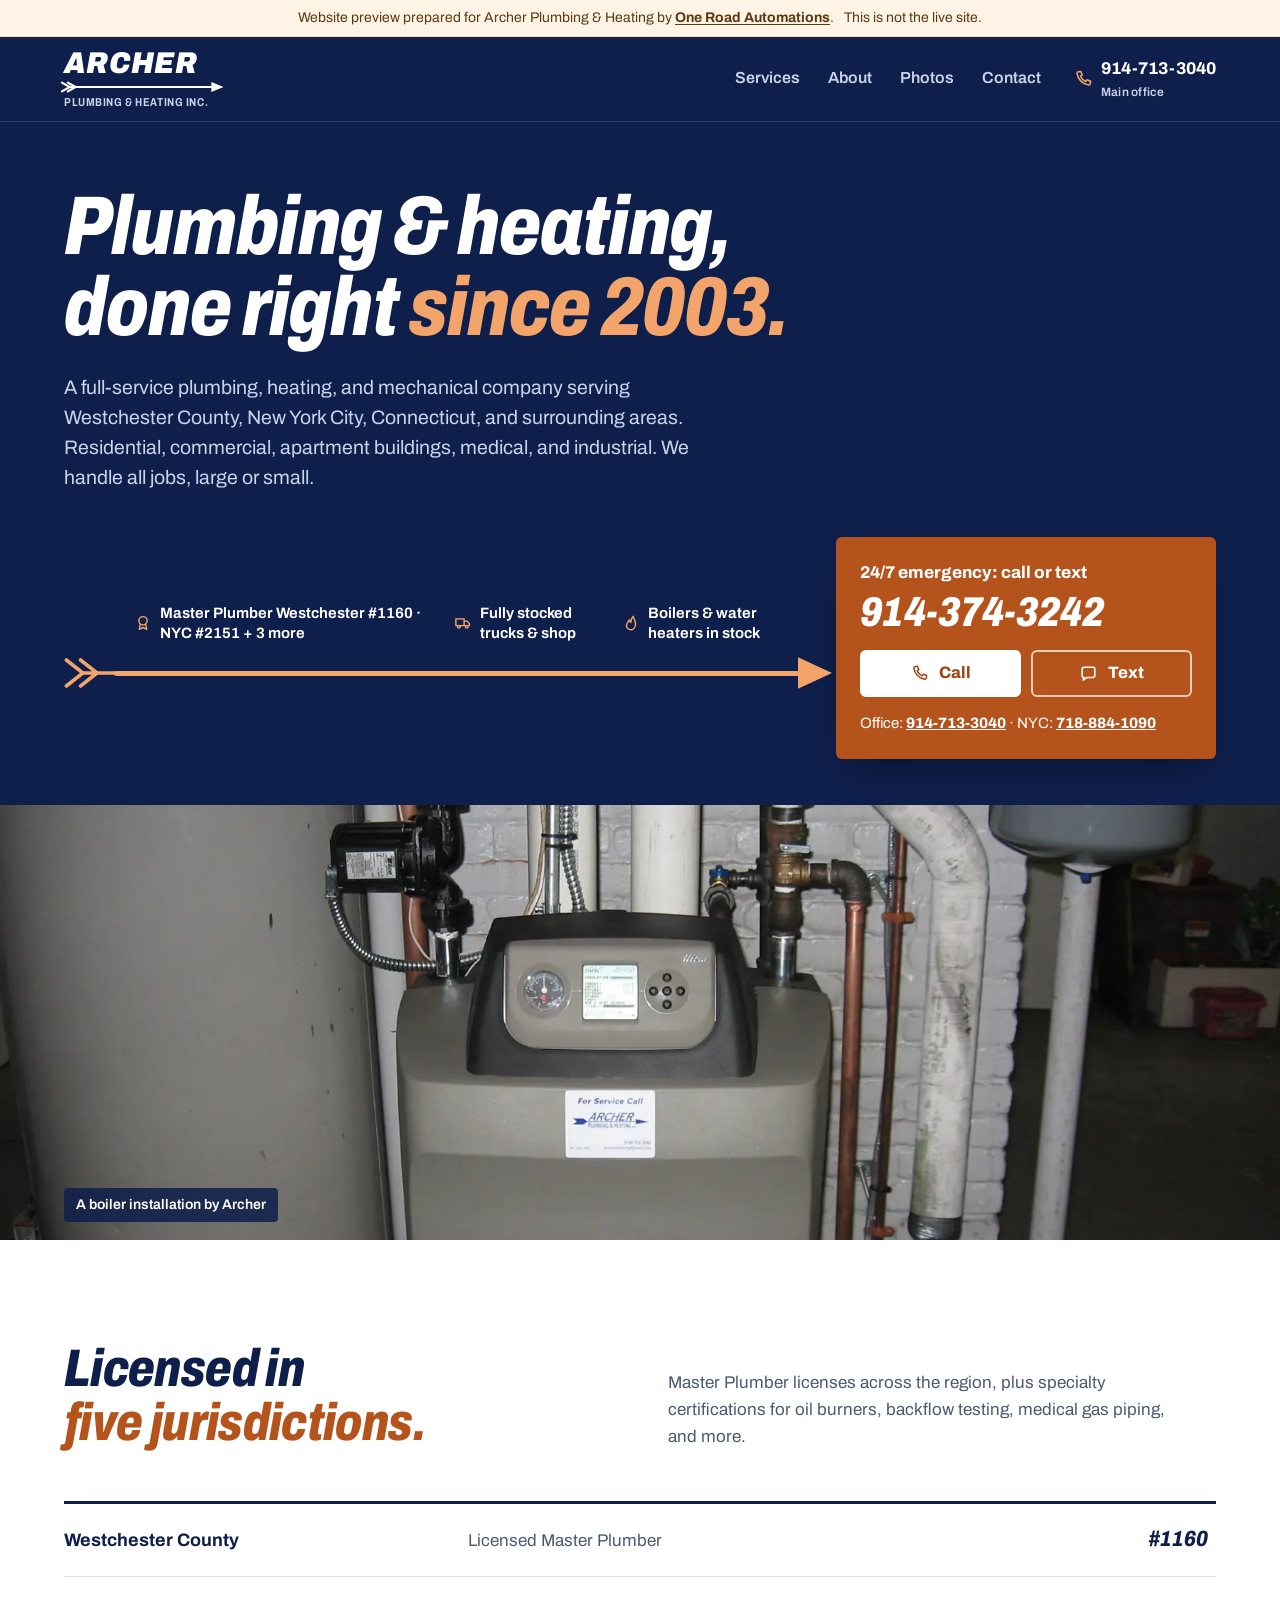
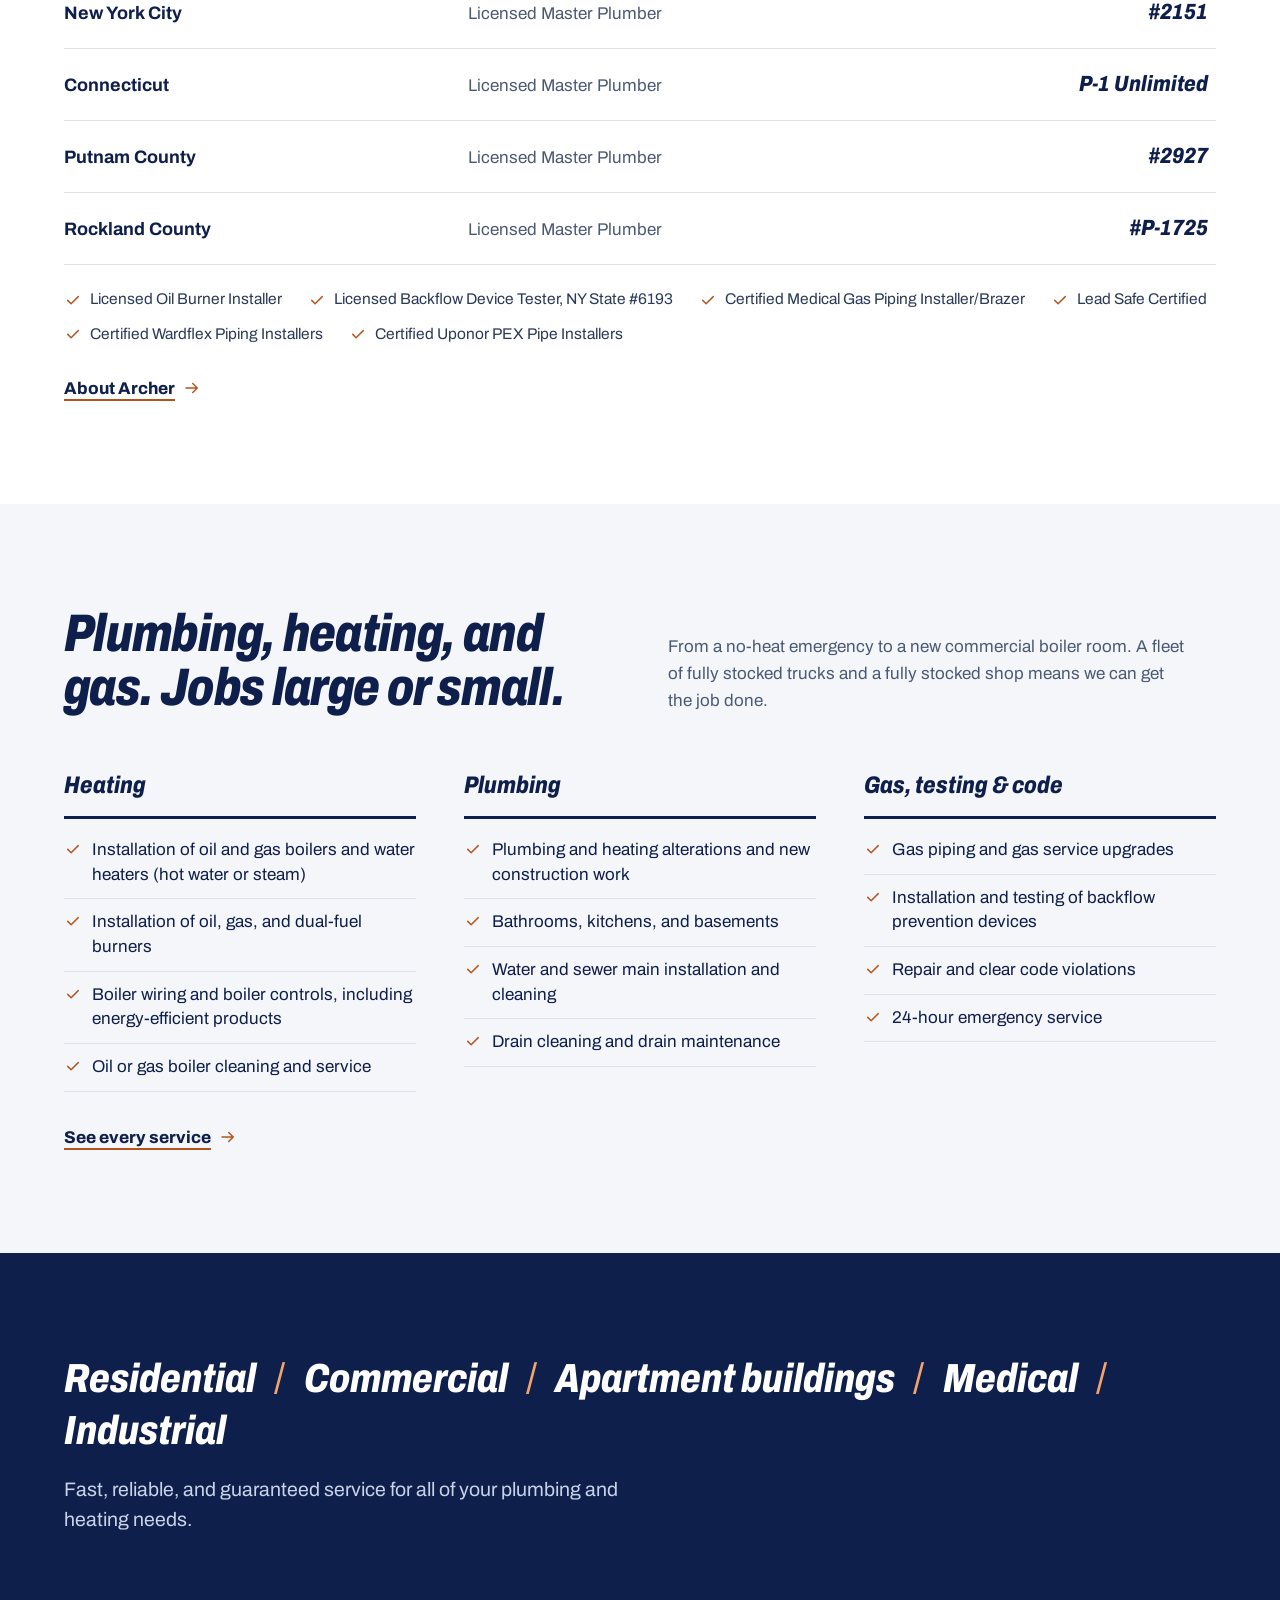
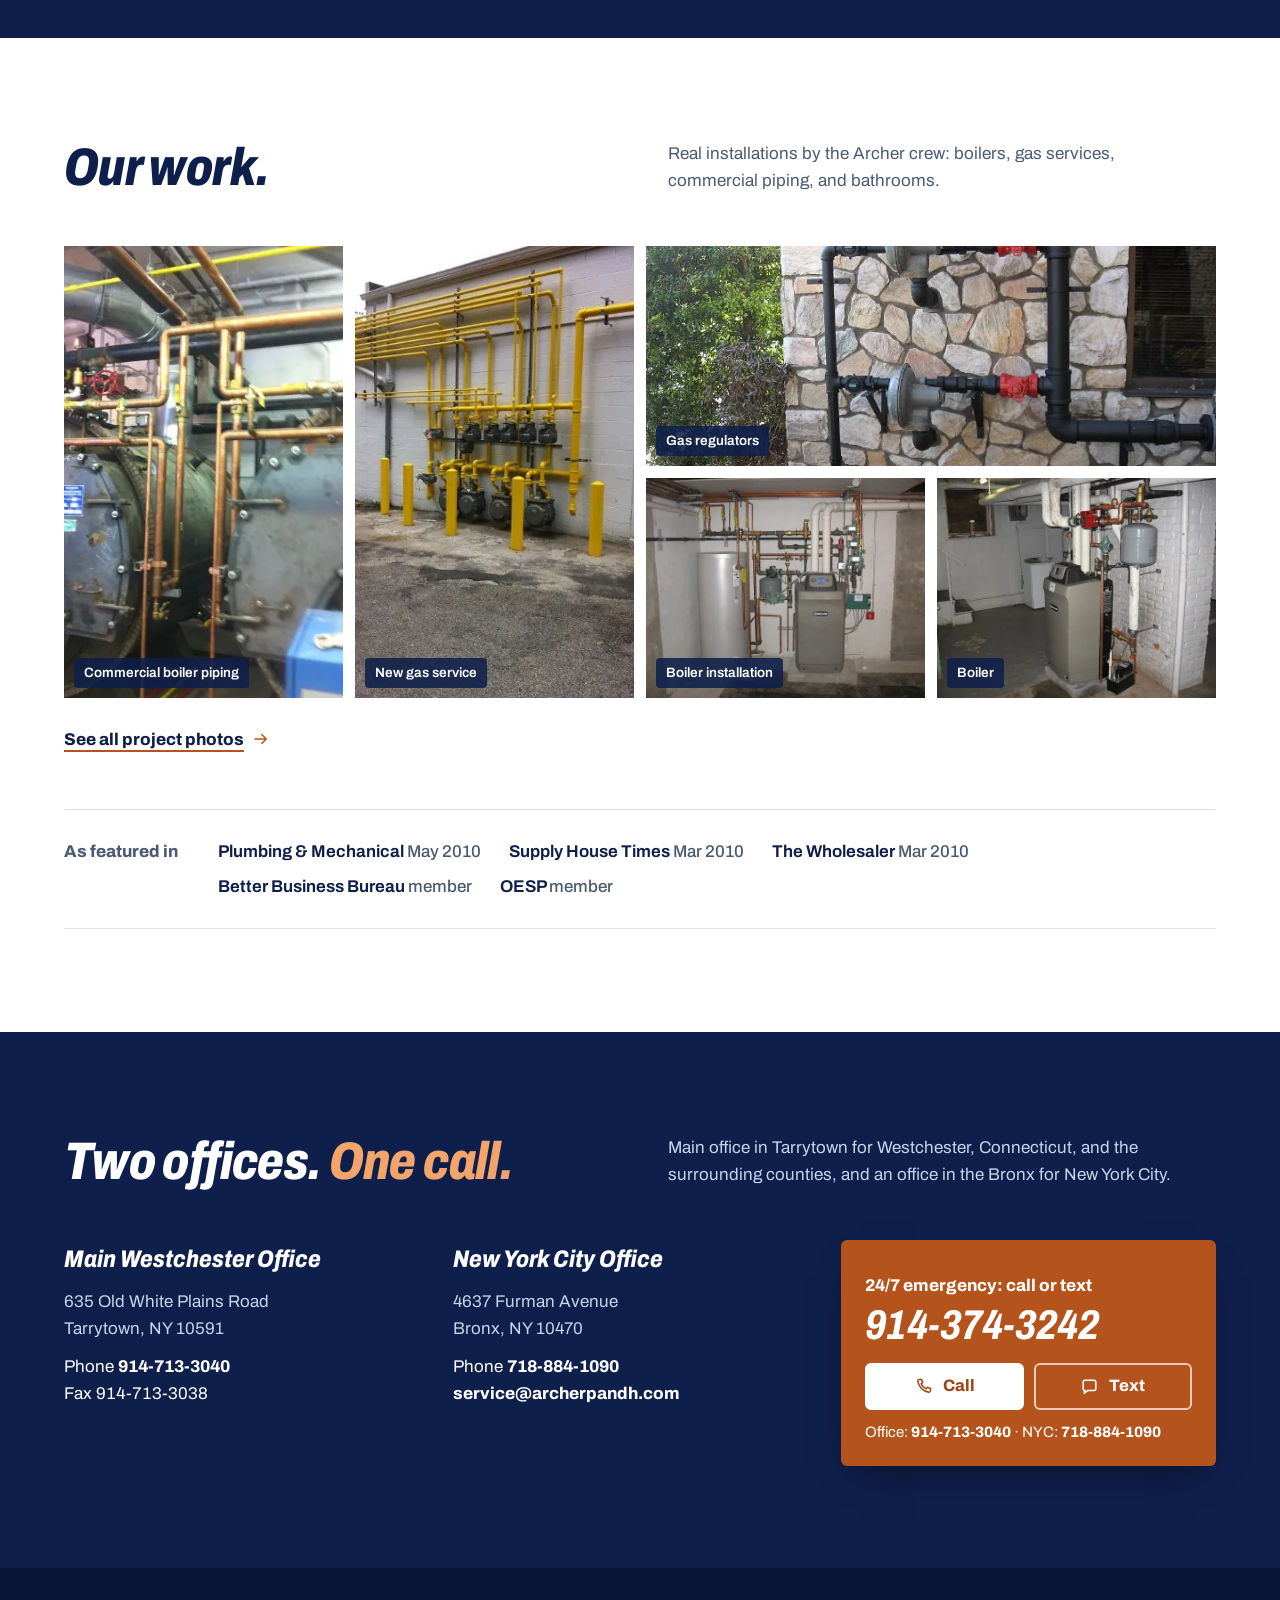
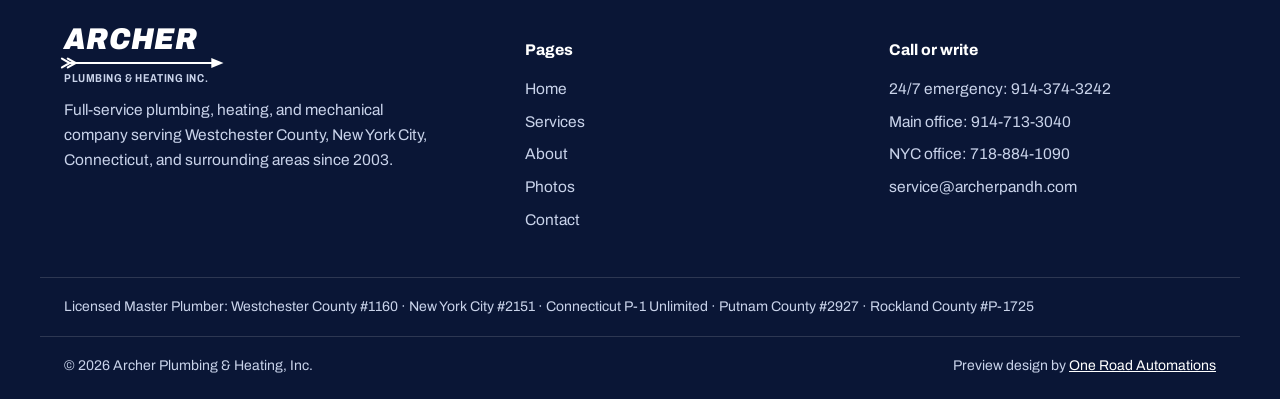
<file: preview/archer/index.html>
<!DOCTYPE html>
<html lang="en">
<head>
<meta charset="UTF-8" />
<meta name="viewport" content="width=device-width, initial-scale=1.0, viewport-fit=cover" />
<title>Archer Plumbing &amp; Heating | Plumbing &amp; Heating in Westchester &amp; NYC (preview)</title>
<meta name="description" content="Licensed Master Plumber in Westchester, NYC, Connecticut, Putnam and Rockland. Plumbing, heating, and gas since 2003. 24-hour emergency service." />
<meta name="robots" content="noindex, nofollow" />
<meta name="theme-color" content="#0F1F4B" />
<link rel="icon" href="favicon.svg" type="image/svg+xml" />
<link rel="preconnect" href="https://fonts.googleapis.com" />
<link rel="preconnect" href="https://fonts.gstatic.com" crossorigin />
<link href="https://fonts.googleapis.com/css2?family=Archivo:ital,wdth,wght@0,62..125,400..900;1,62..125,400..900&amp;display=swap" rel="stylesheet" />
<link rel="stylesheet" href="styles.css" />
</head>
<body>
<a class="skip-link" href="#main">Skip to content</a>
<svg width="0" height="0" style="position:absolute" aria-hidden="true" focusable="false"><defs>
<symbol id="i-phone" viewBox="0 0 24 24"><path d="M6.6 3.2 9.4 3l1.7 4.1-2.1 1.6a12 12 0 0 0 6.3 6.3l1.6-2.1 4.1 1.7-.2 2.8a2 2 0 0 1-2.1 1.8A16.5 16.5 0 0 1 4.8 5.3a2 2 0 0 1 1.8-2.1Z"/></symbol>
<symbol id="i-message" viewBox="0 0 24 24"><path d="M4 6.5C4 5.1 5.1 4 6.5 4h11C18.9 4 20 5.1 20 6.5v8c0 1.4-1.1 2.5-2.5 2.5H10l-4.5 3.5V17H6.5C5.1 17 4 15.9 4 14.5Z"/></symbol>
<symbol id="i-arrow" viewBox="0 0 24 24"><path d="M4 12h15m-6-6 6 6-6 6"/></symbol>
<symbol id="i-check" viewBox="0 0 24 24"><path d="M5 12.5 9.5 17 19 7.5"/></symbol>
<symbol id="i-badge" viewBox="0 0 24 24"><circle cx="12" cy="9" r="5.5"/><path d="m8.5 13.5-1.5 7 5-2.5 5 2.5-1.5-7"/></symbol>
<symbol id="i-truck" viewBox="0 0 24 24"><path d="M2.5 6.5h11v9h-11zM13.5 9.5h4l3 3.2v2.8h-7"/><circle cx="6.5" cy="17" r="1.8"/><circle cx="17" cy="17" r="1.8"/></symbol>
<symbol id="i-flame" viewBox="0 0 24 24"><path d="M12 21c-3.6 0-6-2.4-6-5.6 0-3.1 2.4-4.9 3.5-7.4.4 1.6 1.2 2.6 2.3 3.2C11.6 8 12.8 5.2 15 3c.3 3.4 3 5.6 3 10.2C18 17.4 15.6 21 12 21Z"/></symbol>
<symbol id="i-mail" viewBox="0 0 24 24"><rect x="3" y="5" width="18" height="14" rx="2.5"/><path d="m4 7 8 6 8-6"/></symbol>
<symbol id="i-close" viewBox="0 0 24 24"><path d="M6 6l12 12M18 6 6 18"/></symbol>
</defs></svg>
<div class="preview-bar"><div class="wrap"><span>Website preview prepared for Archer Plumbing &amp; Heating by <a href="https://oneroadautomations.com/">One Road Automations</a>.</span><span>This is not the live site.</span></div></div>
<header class="site-header">
  <div class="wrap header-inner">
    <a class="logo" href="index.html" aria-label="Archer Plumbing &amp; Heating, Inc., home"><span class="logo-word">ARCHER</span><svg class="logo-arrow" viewBox="0 0 168 12" aria-hidden="true"><g fill="none" stroke="currentColor" stroke-width="2.2" stroke-linecap="round"><path d="M10 6h148"/><path d="M2 1.5 10 6 2 10.5M8 1.5 16 6 8 10.5"/></g><path d="M155 .8 167.5 6 155 11.2Z" fill="currentColor"/></svg><span class="logo-sub">PLUMBING &amp; HEATING INC.</span></a>
    <nav class="nav" id="nav" aria-label="Primary">
      <a href="services.html">Services</a>
      <a href="about.html">About</a>
      <a href="photos.html">Photos</a>
      <a href="contact.html">Contact</a>
    </nav>
    <a class="header-phone" href="tel:+19147133040"><svg class="icon"><use href="#i-phone"/></svg><span>914-713-3040<small>Main office</small></span></a>
    <button class="nav-toggle" id="navToggle" aria-label="Open menu" aria-expanded="false" aria-controls="nav"><span></span><span></span><span></span></button>
  </div>
</header>

<main id="main">
  <section class="hero">
    <div class="wrap">
      <h1 class="display">Plumbing &amp; heating,<br />done right <span class="copper-text">since 2003.</span></h1>
      <p class="lede">A full-service plumbing, heating, and mechanical company serving Westchester County, New York City, Connecticut, and surrounding areas. Residential, commercial, apartment buildings, medical, and industrial. We handle all jobs, large or small.</p>
      <div class="arrow-row">
        <div class="shaft">
          <ul class="shaft-facts">
            <li><svg class="icon"><use href="#i-badge"/></svg><span>Master Plumber <span class="num">Westchester #1160</span> · <span class="num">NYC #2151</span> + 3 more</span></li>
            <li><svg class="icon"><use href="#i-truck"/></svg>Fully stocked trucks &amp; shop</li>
            <li><svg class="icon"><use href="#i-flame"/></svg>Boilers &amp; water heaters in stock</li>
          </ul>
          <div class="shaft-line" aria-hidden="true">
            <svg class="fletch" viewBox="0 0 44 30"><g fill="none" stroke="currentColor" stroke-width="3" stroke-linecap="round"><path d="M2 4 16 15 2 26M14 4 28 15 14 26"/><path d="M16 15h28"/></g></svg>
            <span class="line"></span>
            <svg class="head" viewBox="0 0 28 30"><path d="M0 2 28 15 0 28Z" fill="currentColor"/></svg>
          </div>
        </div>
        <div class="target">
        <p class="target-label">24/7 emergency: call or text</p>
        <a class="target-number num" href="tel:+19143743242">914-374-3242</a>
        <div class="target-actions">
          <a class="btn" href="tel:+19143743242"><svg class="icon"><use href="#i-phone"/></svg>Call</a>
          <a class="btn" href="sms:+19143743242"><svg class="icon"><use href="#i-message"/></svg>Text</a>
        </div>
        <p class="target-office">Office: <a class="num" href="tel:+19147133040">914-713-3040</a> · NYC: <a class="num" href="tel:+17188841090">718-884-1090</a></p>
      </div>
      </div>
    </div>
    <figure class="hero-photo"><img src="img/hero-boiler.webp" alt="A boiler and water heater installation by Archer Plumbing &amp; Heating" width="1800" height="1350" fetchpriority="high" decoding="async" /><figcaption>A boiler installation by Archer</figcaption></figure>
  </section>

  <section class="section" id="licenses">
    <div class="wrap">
      <div class="section-head">
        <h2 class="h2">Licensed in <span class="copper-ink">five jurisdictions.</span></h2>
        <p>Master Plumber licenses across the region, plus specialty certifications for oil burners, backflow testing, medical gas piping, and more.</p>
      </div>
      <div class="licenses">
        <table>
          <caption class="sr-only">Master Plumber licenses</caption>
          <tr><th scope="row">Westchester County</th><td class="where">Licensed Master Plumber</td><td class="lic">#1160</td></tr>
          <tr><th scope="row">New York City</th><td class="where">Licensed Master Plumber</td><td class="lic">#2151</td></tr>
          <tr><th scope="row">Connecticut</th><td class="where">Licensed Master Plumber</td><td class="lic">P-1 Unlimited</td></tr>
          <tr><th scope="row">Putnam County</th><td class="where">Licensed Master Plumber</td><td class="lic">#2927</td></tr>
          <tr><th scope="row">Rockland County</th><td class="where">Licensed Master Plumber</td><td class="lic">#P-1725</td></tr>
        </table>
      </div>
      <ul class="certs">
        <li><svg class="icon"><use href="#i-check"/></svg>Licensed Oil Burner Installer</li>
        <li><svg class="icon"><use href="#i-check"/></svg>Licensed Backflow Device Tester, NY State #6193</li>
        <li><svg class="icon"><use href="#i-check"/></svg>Certified Medical Gas Piping Installer/Brazer</li>
        <li><svg class="icon"><use href="#i-check"/></svg>Lead Safe Certified</li>
        <li><svg class="icon"><use href="#i-check"/></svg>Certified Wardflex Piping Installers</li>
        <li><svg class="icon"><use href="#i-check"/></svg>Certified Uponor PEX Pipe Installers</li>
      </ul>
      <p style="margin-top:28px"><a class="link-arrow" href="about.html">About Archer<svg class="icon"><use href="#i-arrow"/></svg></a></p>
    </div>
  </section>

  <section class="section section-paper" id="services">
    <div class="wrap">
      <div class="section-head">
        <h2 class="h2">Plumbing, heating, and gas. Jobs large or small.</h2>
        <p>From a no-heat emergency to a new commercial boiler room. A fleet of fully stocked trucks and a fully stocked shop means we can get the job done.</p>
      </div>
      <div class="svc-index">
      <div class="svc-group">
        <h3>Heating</h3>
        <ul>
          <li><svg class="icon"><use href="#i-check"/></svg>Installation of oil and gas boilers and water heaters (hot water or steam)</li>
          <li><svg class="icon"><use href="#i-check"/></svg>Installation of oil, gas, and dual-fuel burners</li>
          <li><svg class="icon"><use href="#i-check"/></svg>Boiler wiring and boiler controls, including energy-efficient products</li>
          <li><svg class="icon"><use href="#i-check"/></svg>Oil or gas boiler cleaning and service</li>
        </ul>
      </div>
      <div class="svc-group">
        <h3>Plumbing</h3>
        <ul>
          <li><svg class="icon"><use href="#i-check"/></svg>Plumbing and heating alterations and new construction work</li>
          <li><svg class="icon"><use href="#i-check"/></svg>Bathrooms, kitchens, and basements</li>
          <li><svg class="icon"><use href="#i-check"/></svg>Water and sewer main installation and cleaning</li>
          <li><svg class="icon"><use href="#i-check"/></svg>Drain cleaning and drain maintenance</li>
        </ul>
      </div>
      <div class="svc-group">
        <h3>Gas, testing & code</h3>
        <ul>
          <li><svg class="icon"><use href="#i-check"/></svg>Gas piping and gas service upgrades</li>
          <li><svg class="icon"><use href="#i-check"/></svg>Installation and testing of backflow prevention devices</li>
          <li><svg class="icon"><use href="#i-check"/></svg>Repair and clear code violations</li>
          <li><svg class="icon"><use href="#i-check"/></svg>24-hour emergency service</li>
        </ul>
      </div>
    </div>
      <div class="svc-note"><a class="link-arrow" href="services.html">See every service<svg class="icon"><use href="#i-arrow"/></svg></a></div>
    </div>
  </section>

  <section class="section section-navy" aria-label="Who we serve">
    <div class="wrap">
      <ul class="serve"><li>Residential</li><li>Commercial</li><li>Apartment buildings</li><li>Medical</li><li>Industrial</li></ul>
      <p class="lede" style="margin-top:20px;color:var(--on-navy)">Fast, reliable, and guaranteed service for all of your plumbing and heating needs.</p>
    </div>
  </section>

  <section class="section" id="work">
    <div class="wrap">
      <div class="section-head">
        <h2 class="h2">Our work.</h2>
        <p>Real installations by the Archer crew: boilers, gas services, commercial piping, and bathrooms.</p>
      </div>
      <div class="work">
        <figure class="tall"><img src="img/commercial-boiler-piping.webp" alt="Commercial boiler piping" loading="lazy" decoding="async" /><figcaption>Commercial boiler piping</figcaption></figure>
        <figure class="tall"><img src="img/new-gas-service-1.webp" alt="New gas service" loading="lazy" decoding="async" /><figcaption>New gas service</figcaption></figure>
        <figure class="wide"><img src="img/gas-regulators.webp" alt="Gas regulators" loading="lazy" decoding="async" /><figcaption>Gas regulators</figcaption></figure>
        <figure class=""><img src="img/ultra-install.webp" alt="Boiler installation" loading="lazy" decoding="async" /><figcaption>Boiler installation</figcaption></figure>
        <figure class=""><img src="img/boiler-4.webp" alt="Boiler" loading="lazy" decoding="async" /><figcaption>Boiler</figcaption></figure>
      </div>
      <p style="margin-top:28px"><a class="link-arrow" href="photos.html">See all project photos<svg class="icon"><use href="#i-arrow"/></svg></a></p>
      <div class="press" style="margin-top:56px">
        <h2>As featured in</h2>
        <ul>
          <li>Plumbing &amp; Mechanical <span>May 2010</span></li>
          <li>Supply House Times <span>Mar 2010</span></li>
          <li>The Wholesaler <span>Mar 2010</span></li>
          <li>Better Business Bureau <span>member</span></li>
          <li>OESP <span>member</span></li>
        </ul>
      </div>
    </div>
  </section>

  <section class="section section-navy" id="offices">
    <div class="wrap">
      <div class="section-head">
        <h2 class="h2">Two offices. <span class="copper-text">One call.</span></h2>
        <p>Main office in Tarrytown for Westchester, Connecticut, and the surrounding counties, and an office in the Bronx for New York City.</p>
      </div>
      <div class="offices">
        <div class="office">
          <h3>Main Westchester Office</h3>
          <address>635 Old White Plains Road<br />Tarrytown, NY 10591</address>
          <p>Phone <a class="num" href="tel:+19147133040">914-713-3040</a><br />Fax <span class="num">914-713-3038</span></p>
        </div>
        <div class="office">
          <h3>New York City Office</h3>
          <address>4637 Furman Avenue<br />Bronx, NY 10470</address>
          <p>Phone <a class="num" href="tel:+17188841090">718-884-1090</a><br /><a href="mailto:service@archerpandh.com">service@archerpandh.com</a></p>
        </div>
        <div class="office">
          <div class="target">
        <p class="target-label">24/7 emergency: call or text</p>
        <a class="target-number num" href="tel:+19143743242">914-374-3242</a>
        <div class="target-actions">
          <a class="btn" href="tel:+19143743242"><svg class="icon"><use href="#i-phone"/></svg>Call</a>
          <a class="btn" href="sms:+19143743242"><svg class="icon"><use href="#i-message"/></svg>Text</a>
        </div>
        <p class="target-office">Office: <a class="num" href="tel:+19147133040">914-713-3040</a> · NYC: <a class="num" href="tel:+17188841090">718-884-1090</a></p>
      </div>
        </div>
      </div>
    </div>
  </section>
</main>

<footer class="site-footer">
  <div class="wrap footer-inner">
    <div>
      <a class="logo" href="index.html" aria-label="Archer Plumbing &amp; Heating, Inc., home"><span class="logo-word">ARCHER</span><svg class="logo-arrow" viewBox="0 0 168 12" aria-hidden="true"><g fill="none" stroke="currentColor" stroke-width="2.2" stroke-linecap="round"><path d="M10 6h148"/><path d="M2 1.5 10 6 2 10.5M8 1.5 16 6 8 10.5"/></g><path d="M155 .8 167.5 6 155 11.2Z" fill="currentColor"/></svg><span class="logo-sub">PLUMBING &amp; HEATING INC.</span></a>
      <p>Full-service plumbing, heating, and mechanical company serving Westchester County, New York City, Connecticut, and surrounding areas since 2003.</p>
    </div>
    <nav class="footer-col" aria-label="Pages">
      <p class="footer-h">Pages</p>
      <a href="index.html">Home</a>
      <a href="services.html">Services</a>
      <a href="about.html">About</a>
      <a href="photos.html">Photos</a>
      <a href="contact.html">Contact</a>
    </nav>
    <div class="footer-col">
      <p class="footer-h">Call or write</p>
      <a href="tel:+19143743242">24/7 emergency: <span class="num">914-374-3242</span></a>
      <a href="tel:+19147133040">Main office: <span class="num">914-713-3040</span></a>
      <a href="tel:+17188841090">NYC office: <span class="num">718-884-1090</span></a>
      <a href="mailto:service@archerpandh.com">service@archerpandh.com</a>
    </div>
  </div>
  <div class="wrap footer-lic">Licensed Master Plumber: Westchester County #1160 · New York City #2151 · Connecticut P-1 Unlimited · Putnam County #2927 · Rockland County #P-1725</div>
  <div class="wrap footer-bottom"><span>© <span id="year">2026</span> Archer Plumbing &amp; Heating, Inc.</span><span>Preview design by <a href="https://oneroadautomations.com/">One Road Automations</a></span></div>
</footer>

<div class="mobile-bar">
  <a class="btn btn-copper" href="tel:+19143743242"><svg class="icon"><use href="#i-phone"/></svg>24/7 Emergency</a>
  <a class="btn btn-ghost-light" href="tel:+19147133040">Call office</a>
</div>

<script src="script.js" defer></script>
</body>
</html>
</file>
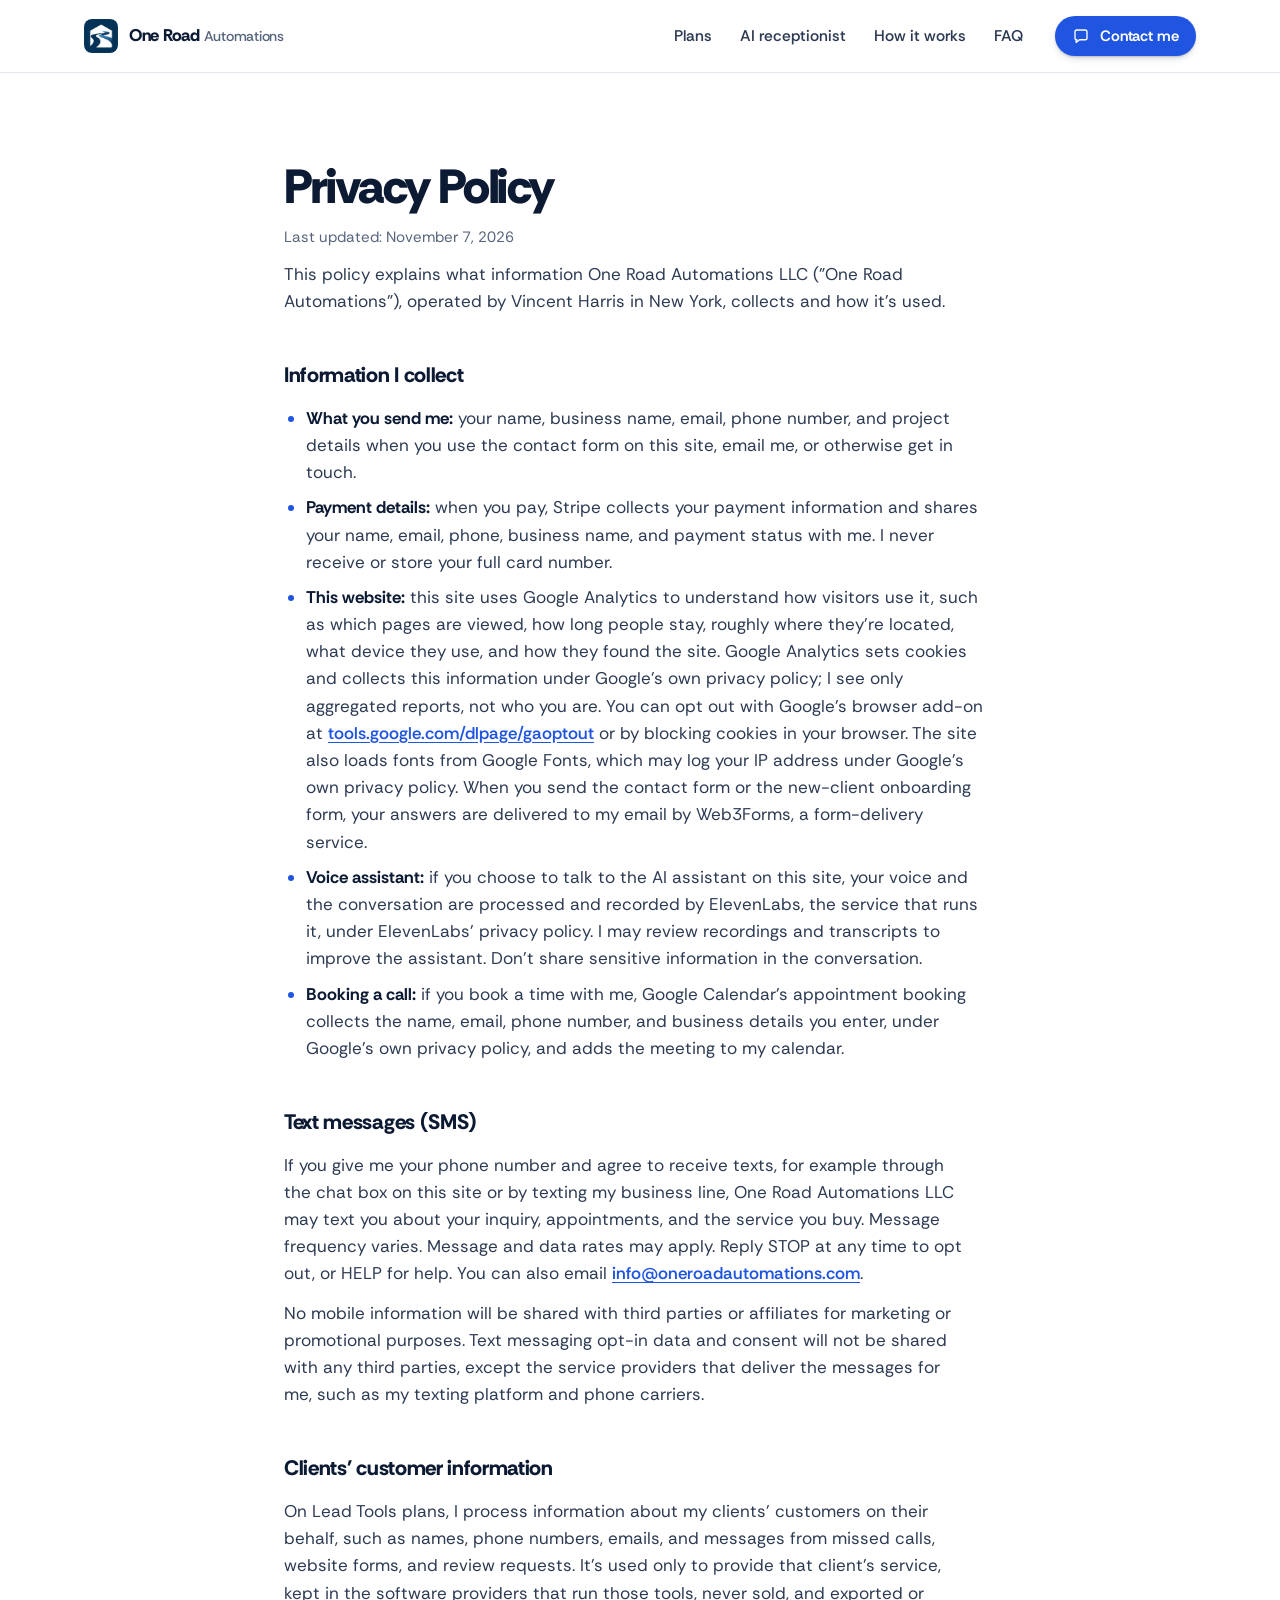
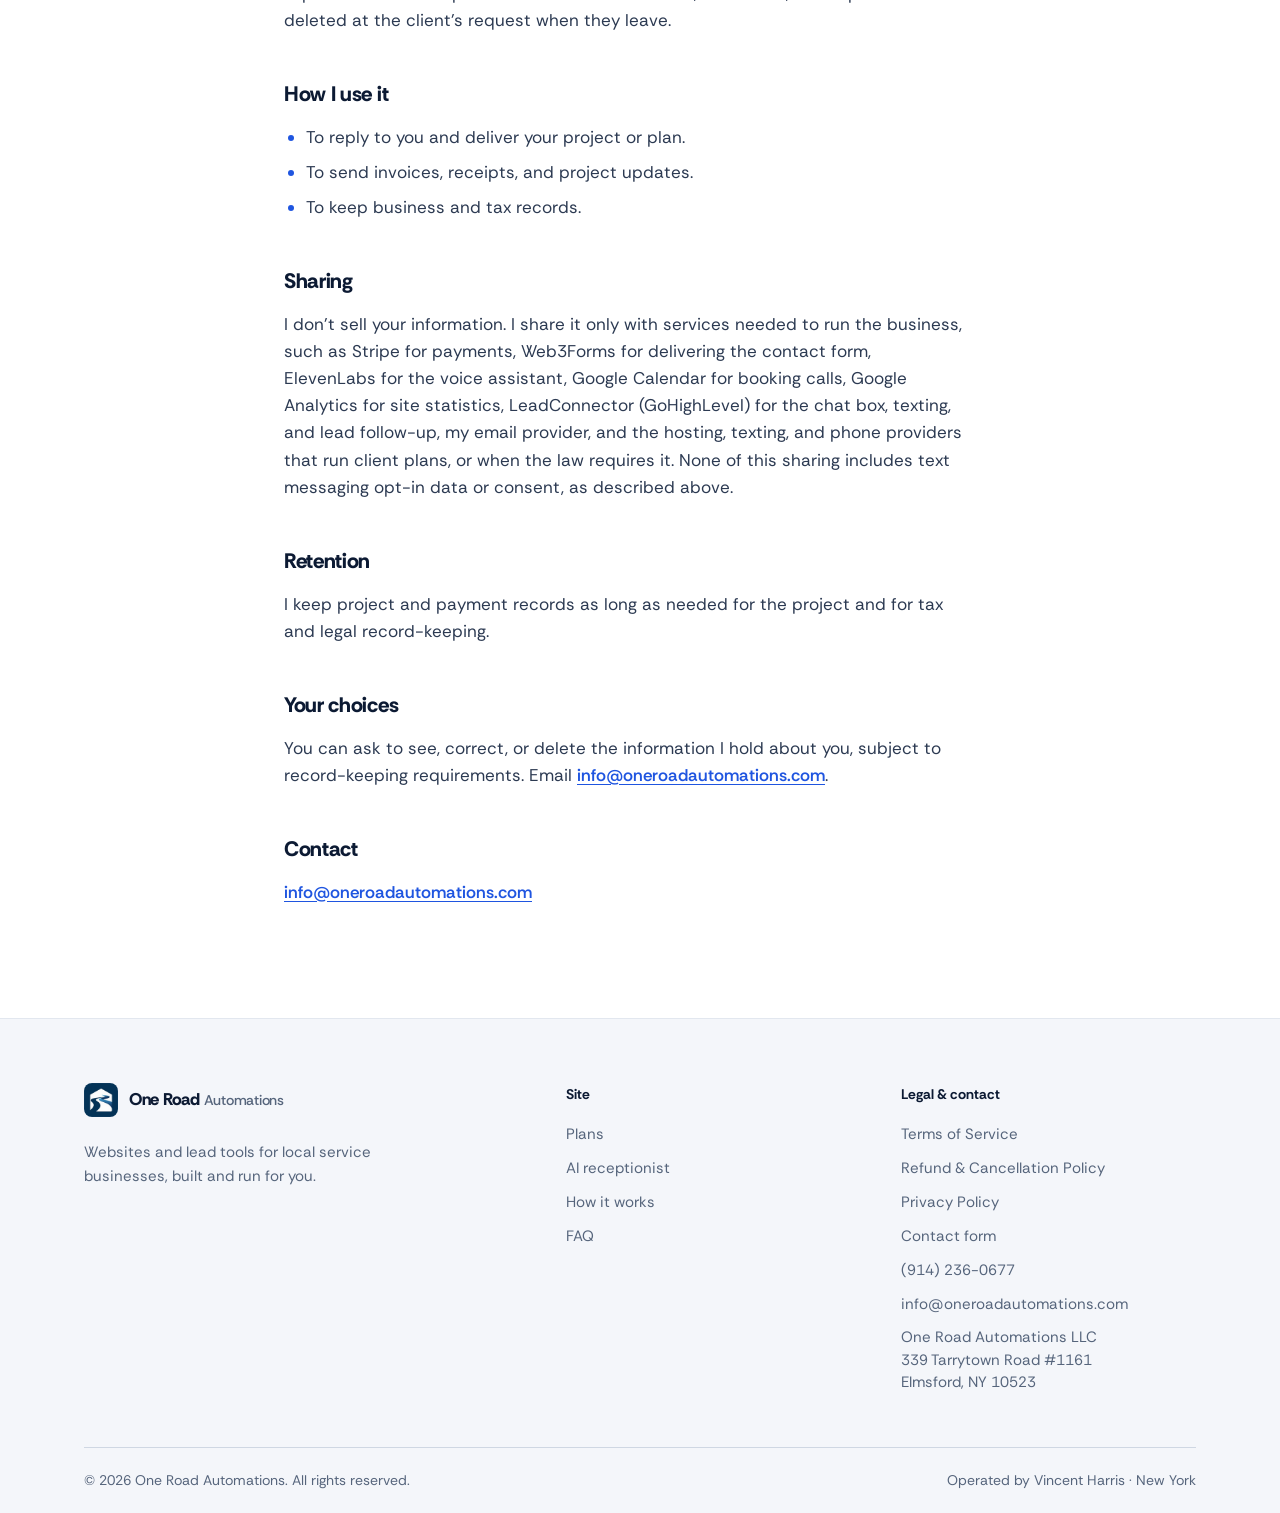
<file: privacy.html>
<!DOCTYPE html>
<html lang="en">
<head>
<meta charset="UTF-8" />
<meta name="viewport" content="width=device-width, initial-scale=1.0" />
<title>Privacy Policy | One Road Automations</title>
<meta name="description" content="How One Road Automations collects and uses information." />
<link rel="canonical" href="https://oneroadautomations.com/privacy.html" />
<meta name="theme-color" content="#FFFFFF" />
<link rel="icon" href="img/favicon-64.png" type="image/png" />
<link rel="apple-touch-icon" href="img/apple-touch-icon.png" />
<link rel="preconnect" href="https://fonts.googleapis.com" />
<link rel="preconnect" href="https://fonts.gstatic.com" crossorigin />
<link href="https://fonts.googleapis.com/css2?family=Rethink+Sans:wght@400..800&display=swap" rel="stylesheet" />
<link rel="stylesheet" href="styles.css?v=20261107c" />
<!-- Google Analytics -->
<script async src="https://www.googletagmanager.com/gtag/js?id=G-F8QH4Q1D01"></script>
<script>
  window.dataLayer = window.dataLayer || [];
  function gtag(){dataLayer.push(arguments);}
  gtag('js', new Date());
  gtag('config', 'G-F8QH4Q1D01');
</script>
</head>
<body>
<a class="skip-link" href="#main">Skip to content</a>

<!-- Icon set: one stroke weight, drawn in currentColor -->
<svg width="0" height="0" style="position:absolute" aria-hidden="true" focusable="false">
  <defs>
    <symbol id="i-phone" viewBox="0 0 24 24"><path d="M6.6 3.2 9.4 3l1.7 4.1-2.1 1.6a12 12 0 0 0 6.3 6.3l1.6-2.1 4.1 1.7-.2 2.8a2 2 0 0 1-2.1 1.8A16.5 16.5 0 0 1 4.8 5.3a2 2 0 0 1 1.8-2.1Z"/></symbol>
    <symbol id="i-check" viewBox="0 0 24 24"><path d="M5 12.5 9.5 17 19 7.5"/></symbol>
    <symbol id="i-check-circle" viewBox="0 0 24 24"><circle cx="12" cy="12" r="9"/><path d="m8 12.3 2.7 2.7 5.5-5.5"/></symbol>
    <symbol id="i-minus-circle" viewBox="0 0 24 24"><circle cx="12" cy="12" r="9"/><path d="M8 12h8"/></symbol>
    <symbol id="i-message" viewBox="0 0 24 24"><path d="M4 6.5C4 5.1 5.1 4 6.5 4h11C18.9 4 20 5.1 20 6.5v8c0 1.4-1.1 2.5-2.5 2.5H10l-4.5 3.5V17H6.5C5.1 17 4 15.9 4 14.5Z"/></symbol>
    <symbol id="i-mail" viewBox="0 0 24 24"><rect x="3" y="5" width="18" height="14" rx="2.5"/><path d="m4 7 8 6 8-6"/></symbol>
    <symbol id="i-chev" viewBox="0 0 24 24"><path d="m6 9 6 6 6-6"/></symbol>
    <symbol id="i-tag" viewBox="0 0 24 24"><path d="M3.5 12.6V5A1.5 1.5 0 0 1 5 3.5h7.6a1.5 1.5 0 0 1 1.06.44l6.9 6.9a1.5 1.5 0 0 1 0 2.12l-7.6 7.6a1.5 1.5 0 0 1-2.12 0l-6.9-6.9a1.5 1.5 0 0 1-.44-1.06Z"/><circle cx="8.2" cy="8.2" r="1.4"/></symbol>
    <symbol id="i-key" viewBox="0 0 24 24"><circle cx="8" cy="15.5" r="4.5"/><path d="M11.3 12.2 20 3.5M16.5 7l2.5 2.5M14 9.5l2 2"/></symbol>
    <symbol id="i-calendar-x" viewBox="0 0 24 24"><rect x="3.5" y="5" width="17" height="15.5" rx="2.5"/><path d="M3.5 10h17M8 3v4M16 3v4m-6 7.5 4 4m0-4-4 4"/></symbol>
    <symbol id="i-mobile" viewBox="0 0 24 24"><rect x="6.5" y="2.5" width="11" height="19" rx="2.5"/><path d="M11 18.5h2"/></symbol>
    <symbol id="i-eye" viewBox="0 0 24 24"><path d="M2.5 12S6 5.5 12 5.5 21.5 12 21.5 12 18 18.5 12 18.5 2.5 12 2.5 12Z"/><circle cx="12" cy="12" r="3"/></symbol>
    <symbol id="i-info" viewBox="0 0 24 24"><circle cx="12" cy="12" r="9"/><path d="M12 11v5.5M12 7.6v.4"/></symbol>
    <symbol id="i-bell" viewBox="0 0 24 24"><path d="M6 16.5V11a6 6 0 0 1 12 0v5.5l1.5 2h-15Z"/><path d="M10 20.5a2 2 0 0 0 4 0"/></symbol>
  </defs>
</svg>

<header class="site-header">
  <div class="wrap header-inner">
    <a class="brand" href="index.html" aria-label="One Road Automations, home">
      <img class="brand-mark" src="img/logo-mark.png" alt="" width="34" height="34" />
      <span>One Road <small>Automations</small></span>
    </a>

    <nav class="nav" id="nav" aria-label="Primary">
      <a href="index.html#packages">Plans</a>
      <a href="index.html#receptionist">AI receptionist</a>
      <a href="index.html#how">How it works</a>
      <a href="index.html#faq">FAQ</a>
    </nav>

    <div class="header-cta">
      <a class="btn btn-primary btn-sm" href="index.html#contact"><svg class="icon"><use href="#i-message"/></svg>Contact me</a>
    </div>

    <button class="nav-toggle" id="navToggle" aria-label="Open menu" aria-expanded="false" aria-controls="nav">
      <span></span><span></span><span></span>
    </button>
  </div>
</header>

<main id="main" class="policy">
  <h1>Privacy Policy</h1>
  <p class="updated">Last updated: November 7, 2026</p>

  <p>This policy explains what information One Road Automations LLC ("One Road Automations"), operated by Vincent Harris in New York, collects and how it's used.</p>

  <h2>Information I collect</h2>
  <ul>
    <li><strong>What you send me:</strong> your name, business name, email, phone number, and project details when you use the contact form on this site, email me, or otherwise get in touch.</li>
    <li><strong>Payment details:</strong> when you pay, Stripe collects your payment information and shares your name, email, phone, business name, and payment status with me. I never receive or store your full card number.</li>
    <li><strong>This website:</strong> this site uses Google Analytics to understand how visitors use it, such as which pages are viewed, how long people stay, roughly where they're located, what device they use, and how they found the site. Google Analytics sets cookies and collects this information under Google's own privacy policy; I see only aggregated reports, not who you are. You can opt out with Google's browser add-on at <a href="https://tools.google.com/dlpage/gaoptout">tools.google.com/dlpage/gaoptout</a> or by blocking cookies in your browser. The site also loads fonts from Google Fonts, which may log your IP address under Google's own privacy policy. When you send the contact form or the new-client onboarding form, your answers are delivered to my email by Web3Forms, a form-delivery service.</li>
    <li><strong>Voice assistant:</strong> if you choose to talk to the AI assistant on this site, your voice and the conversation are processed and recorded by ElevenLabs, the service that runs it, under ElevenLabs' privacy policy. I may review recordings and transcripts to improve the assistant. Don't share sensitive information in the conversation.</li>
    <li><strong>Booking a call:</strong> if you book a time with me, Google Calendar's appointment booking collects the name, email, phone number, and business details you enter, under Google's own privacy policy, and adds the meeting to my calendar.</li>
  </ul>

  <h2 id="sms">Text messages (SMS)</h2>
  <p>If you give me your phone number and agree to receive texts, for example through the chat box on this site or by texting my business line, One Road Automations LLC may text you about your inquiry, appointments, and the service you buy. Message frequency varies. Message and data rates may apply. Reply STOP at any time to opt out, or HELP for help. You can also email <a href="mailto:info@oneroadautomations.com">info@oneroadautomations.com</a>.</p>
  <p>No mobile information will be shared with third parties or affiliates for marketing or promotional purposes. Text messaging opt-in data and consent will not be shared with any third parties, except the service providers that deliver the messages for me, such as my texting platform and phone carriers.</p>

  <h2>Clients' customer information</h2>
  <p>On Lead Tools plans, I process information about my clients' customers on their behalf, such as names, phone numbers, emails, and messages from missed calls, website forms, and review requests. It's used only to provide that client's service, kept in the software providers that run those tools, never sold, and exported or deleted at the client's request when they leave.</p>

  <h2>How I use it</h2>
  <ul>
    <li>To reply to you and deliver your project or plan.</li>
    <li>To send invoices, receipts, and project updates.</li>
    <li>To keep business and tax records.</li>
  </ul>

  <h2>Sharing</h2>
  <p>I don't sell your information. I share it only with services needed to run the business, such as Stripe for payments, Web3Forms for delivering the contact form, ElevenLabs for the voice assistant, Google Calendar for booking calls, Google Analytics for site statistics, LeadConnector (GoHighLevel) for the chat box, texting, and lead follow-up, my email provider, and the hosting, texting, and phone providers that run client plans, or when the law requires it. None of this sharing includes text messaging opt-in data or consent, as described above.</p>

  <h2>Retention</h2>
  <p>I keep project and payment records as long as needed for the project and for tax and legal record-keeping.</p>

  <h2>Your choices</h2>
  <p>You can ask to see, correct, or delete the information I hold about you, subject to record-keeping requirements. Email <a href="mailto:info@oneroadautomations.com">info@oneroadautomations.com</a>.</p>

  <h2>Contact</h2>
  <p><a href="mailto:info@oneroadautomations.com">info@oneroadautomations.com</a></p>
</main>

<footer class="site-footer">
  <div class="wrap footer-inner">
    <div class="footer-brand">
      <a class="brand" href="index.html" aria-label="One Road Automations, home">
        <img class="brand-mark" src="img/logo-mark.png" alt="" width="34" height="34" />
        <span>One Road <small>Automations</small></span>
      </a>
      <p>Websites and lead tools for local service businesses, built and run for you.</p>
    </div>
    <nav class="footer-col" aria-label="Site">
      <p class="footer-h">Site</p>
      <a href="index.html#packages">Plans</a>
      <a href="index.html#receptionist">AI receptionist</a>
      <a href="index.html#how">How it works</a>
      <a href="index.html#faq">FAQ</a>
    </nav>
    <nav class="footer-col" aria-label="Legal and contact">
      <p class="footer-h">Legal &amp; contact</p>
      <a href="terms.html">Terms of Service</a>
      <a href="terms.html#refunds">Refund &amp; Cancellation Policy</a>
      <a href="privacy.html">Privacy Policy</a>
      <a href="index.html#contact">Contact form</a>
      <a href="tel:+19142360677">(914) 236-0677</a>
      <a href="mailto:info@oneroadautomations.com">info@oneroadautomations.com</a>
      <p class="footer-addr">One Road Automations LLC<br />339 Tarrytown Road #1161<br />Elmsford, NY 10523</p>
    </nav>
  </div>
  <div class="wrap footer-bottom">
    <span>© <span id="year">2026</span> One Road Automations. All rights reserved.</span>
    <span>Operated by Vincent Harris · New York</span>
  </div>
</footer>

<script src="script.js" defer></script>
<!-- LeadConnector chat widget: the site's only SMS opt-in point (A2P) -->
<script src="https://widgets.leadconnectorhq.com/loader.js" data-resources-url="https://widgets.leadconnectorhq.com/chat-widget/loader.js" data-widget-id="6aef90545fefb84499cc0e8b" data-source="WEB_USER"></script>
</body>
</html>
</file>
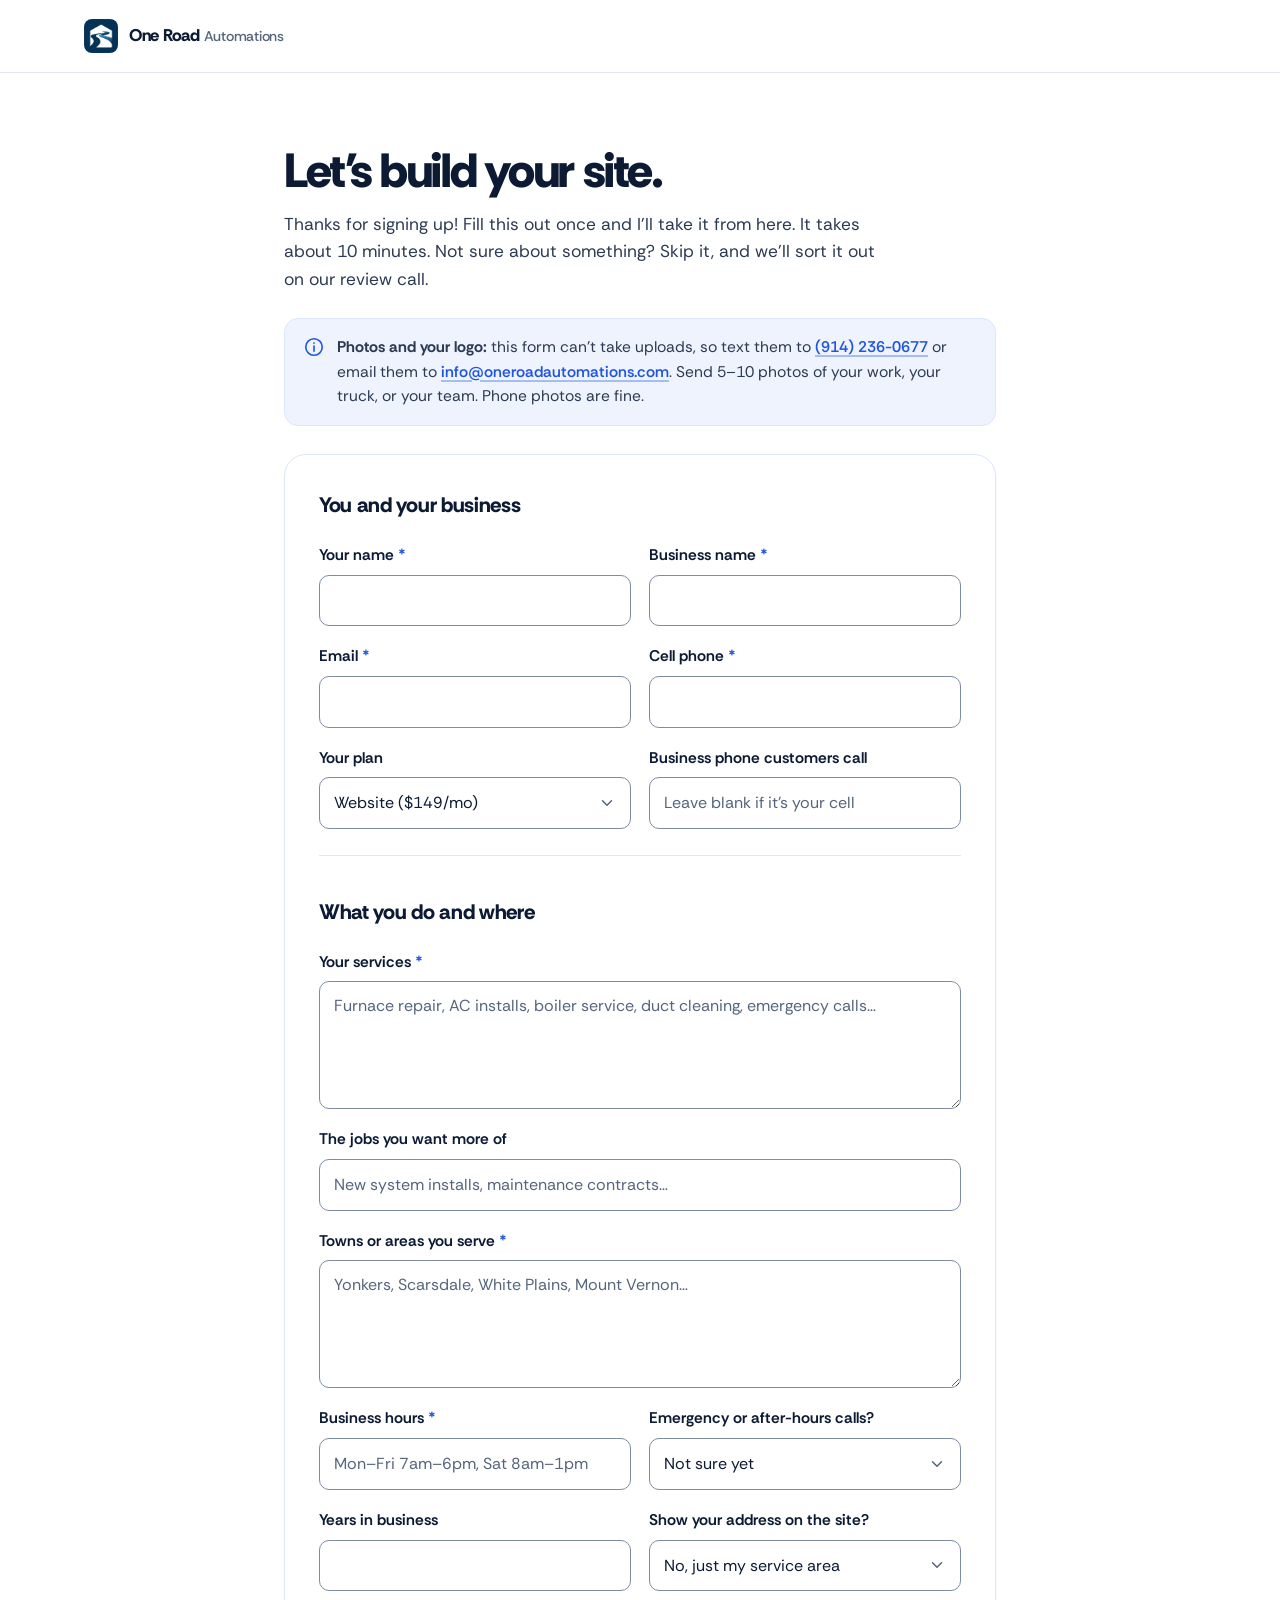
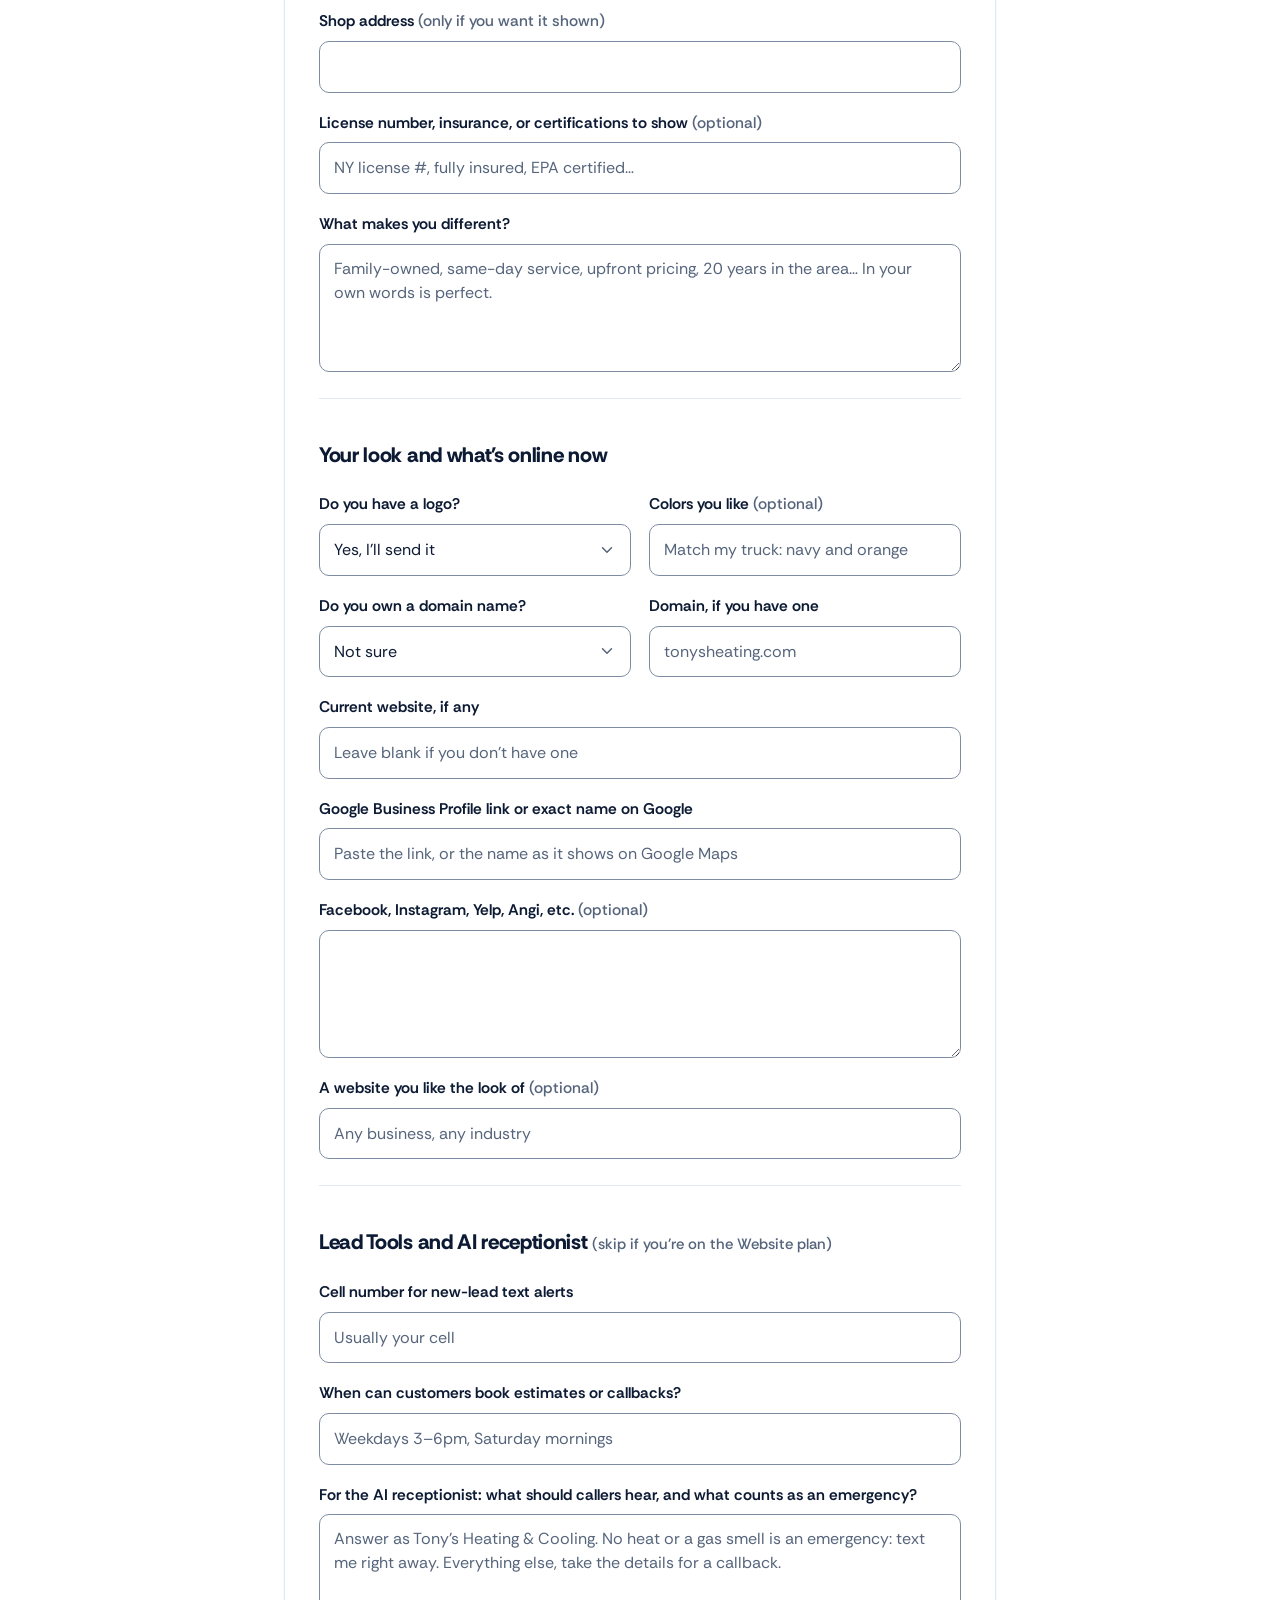
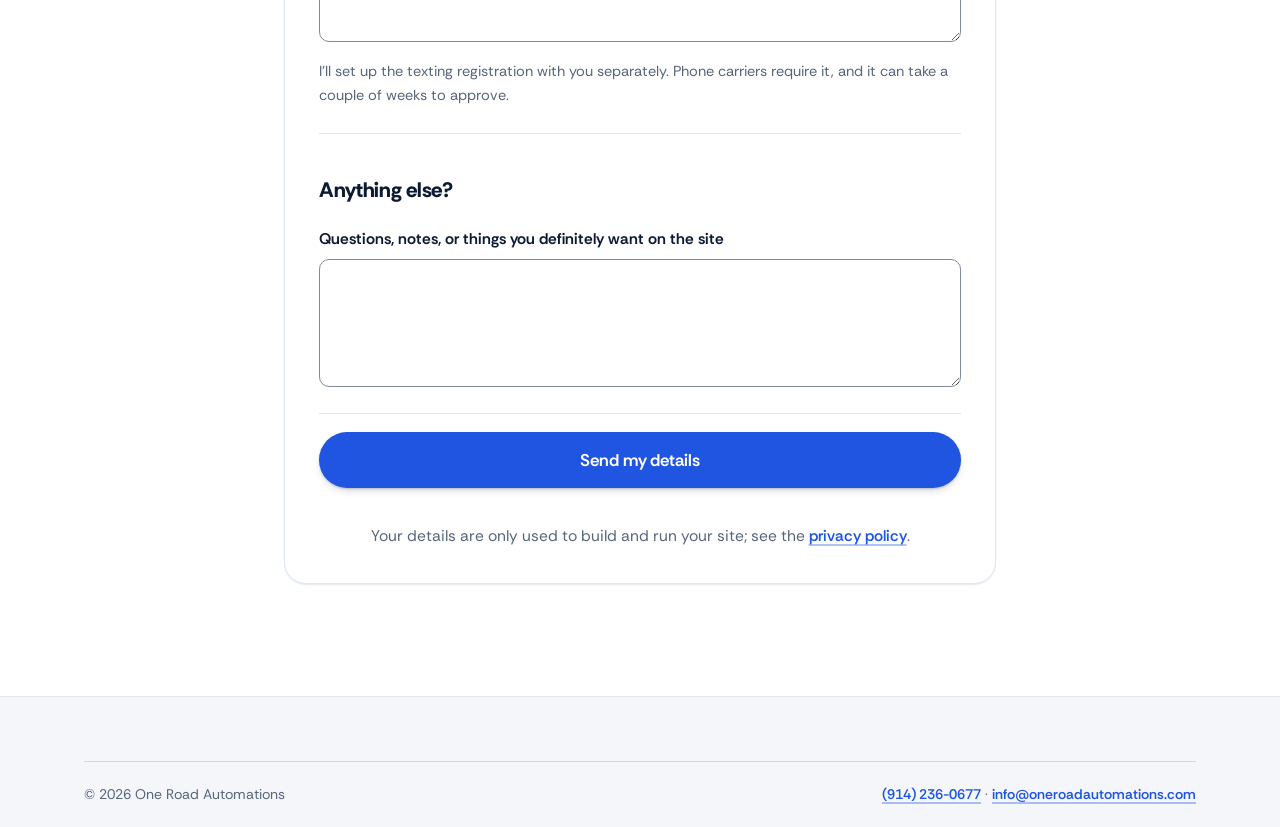
<file: start.html>
<!DOCTYPE html>
<html lang="en">
<head>
<meta charset="UTF-8" />
<meta name="viewport" content="width=device-width, initial-scale=1.0" />
<title>Get Started | One Road Automations</title>
<meta name="description" content="New client onboarding for One Road Automations." />
<!-- Private onboarding page: sent to new clients, kept out of search results -->
<meta name="robots" content="noindex, nofollow" />
<meta name="theme-color" content="#FFFFFF" />
<link rel="icon" href="img/favicon-64.png" type="image/png" />
<link rel="apple-touch-icon" href="img/apple-touch-icon.png" />
<link rel="preconnect" href="https://fonts.googleapis.com" />
<link rel="preconnect" href="https://fonts.gstatic.com" crossorigin />
<link href="https://fonts.googleapis.com/css2?family=Rethink+Sans:wght@400..800&display=swap" rel="stylesheet" />
<link rel="stylesheet" href="styles.css?v=20261018b" />
<!-- Google Analytics -->
<script async src="https://www.googletagmanager.com/gtag/js?id=G-F8QH4Q1D01"></script>
<script>
  window.dataLayer = window.dataLayer || [];
  function gtag(){dataLayer.push(arguments);}
  gtag('js', new Date());
  gtag('config', 'G-F8QH4Q1D01');
</script>
</head>
<body>
<a class="skip-link" href="#main">Skip to content</a>

<!-- Icon set: one stroke weight, drawn in currentColor -->
<svg width="0" height="0" style="position:absolute" aria-hidden="true" focusable="false">
  <defs>
    <symbol id="i-check-circle" viewBox="0 0 24 24"><circle cx="12" cy="12" r="9"/><path d="m8 12.3 2.7 2.7 5.5-5.5"/></symbol>
    <symbol id="i-message" viewBox="0 0 24 24"><path d="M4 6.5C4 5.1 5.1 4 6.5 4h11C18.9 4 20 5.1 20 6.5v8c0 1.4-1.1 2.5-2.5 2.5H10l-4.5 3.5V17H6.5C5.1 17 4 15.9 4 14.5Z"/></symbol>
    <symbol id="i-mail" viewBox="0 0 24 24"><rect x="3" y="5" width="18" height="14" rx="2.5"/><path d="m4 7 8 6 8-6"/></symbol>
    <symbol id="i-info" viewBox="0 0 24 24"><circle cx="12" cy="12" r="9"/><path d="M12 11v5.5M12 7.6v.4"/></symbol>
  </defs>
</svg>

<header class="site-header">
  <div class="wrap header-inner">
    <a class="brand" href="index.html" aria-label="One Road Automations, home">
      <img class="brand-mark" src="img/logo-mark.png" alt="" width="34" height="34" />
      <span>One Road <small>Automations</small></span>
    </a>
  </div>
</header>

<main id="main" class="onboard">
  <h1>Let's build your site.</h1>
  <p class="onboard-intro">Thanks for signing up! Fill this out once and I'll take it from here. It takes about 10 minutes. Not sure about something? Skip it, and we'll sort it out on our review call.</p>

  <div class="onboard-note">
    <svg class="icon"><use href="#i-info"/></svg>
    <p><b>Photos and your logo:</b> this form can't take uploads, so text them to <a class="text-link nowrap" href="sms:+19142360677">(914) 236-0677</a> or email them to <a class="text-link" href="mailto:info@oneroadautomations.com">info@oneroadautomations.com</a>. Send 5–10 photos of your work, your truck, or your team. Phone photos are fine.</p>
  </div>

  <form class="lead-form onboard-form" id="onboardForm" action="https://api.web3forms.com/submit" method="POST" novalidate>
    <input type="hidden" name="access_key" value="0b32db25-7172-451a-baef-912dcb8fd0ef" />
    <input type="hidden" name="subject" value="New client onboarding form" />
    <input type="hidden" name="from_name" value="One Road onboarding form" />
    <input type="checkbox" name="botcheck" class="hp" tabindex="-1" autocomplete="off" aria-hidden="true" />

    <div class="form-body">
      <fieldset>
        <legend>You and your business</legend>
        <div class="field-row">
          <label class="field"><span>Your name <b class="req" aria-hidden="true">*</b></span><input type="text" name="name" autocomplete="name" required data-err="Please add your name." /></label>
          <label class="field"><span>Business name <b class="req" aria-hidden="true">*</b></span><input type="text" name="business" autocomplete="organization" required data-err="Please add your business name." /></label>
        </div>
        <div class="field-row">
          <label class="field"><span>Email <b class="req" aria-hidden="true">*</b></span><input type="email" name="email" autocomplete="email" required data-err="Enter an email like you@yourbusiness.com." /></label>
          <label class="field"><span>Cell phone <b class="req" aria-hidden="true">*</b></span><input type="tel" name="phone" autocomplete="tel" required data-err="Please add the best number to reach you." /></label>
        </div>
        <div class="field-row">
          <label class="field"><span>Your plan</span>
            <select name="plan">
              <option>Website ($149/mo)</option>
              <option>Website + Lead Tools ($299/mo)</option>
              <option>Lead Tools + AI Receptionist ($449/mo)</option>
              <option>One-time custom website</option>
            </select>
          </label>
          <label class="field"><span>Business phone customers call</span><input type="tel" name="business_phone" placeholder="Leave blank if it's your cell" /></label>
        </div>
      </fieldset>

      <fieldset>
        <legend>What you do and where</legend>
        <label class="field"><span>Your services <b class="req" aria-hidden="true">*</b></span><textarea name="services" rows="4" required data-err="List the services you offer." placeholder="Furnace repair, AC installs, boiler service, duct cleaning, emergency calls…"></textarea></label>
        <label class="field"><span>The jobs you want more of</span><input type="text" name="want_more" placeholder="New system installs, maintenance contracts…" /></label>
        <label class="field"><span>Towns or areas you serve <b class="req" aria-hidden="true">*</b></span><textarea name="service_area" rows="2" required data-err="List the towns or areas you cover." placeholder="Yonkers, Scarsdale, White Plains, Mount Vernon…"></textarea></label>
        <div class="field-row">
          <label class="field"><span>Business hours <b class="req" aria-hidden="true">*</b></span><input type="text" name="hours" required data-err="Add your hours, even if they vary." placeholder="Mon–Fri 7am–6pm, Sat 8am–1pm" /></label>
          <label class="field"><span>Emergency or after-hours calls?</span>
            <select name="emergency">
              <option>Not sure yet</option>
              <option>Yes, 24/7</option>
              <option>Yes, some nights and weekends</option>
              <option>No</option>
            </select>
          </label>
        </div>
        <div class="field-row">
          <label class="field"><span>Years in business</span><input type="text" name="years" inputmode="numeric" /></label>
          <label class="field"><span>Show your address on the site?</span>
            <select name="show_address">
              <option>No, just my service area</option>
              <option>Yes, show my shop address</option>
            </select>
          </label>
        </div>
        <label class="field"><span>Shop address <em>(only if you want it shown)</em></span><input type="text" name="address" autocomplete="street-address" /></label>
        <label class="field"><span>License number, insurance, or certifications to show <em>(optional)</em></span><input type="text" name="credentials" placeholder="NY license #, fully insured, EPA certified…" /></label>
        <label class="field"><span>What makes you different?</span><textarea name="different" rows="3" placeholder="Family-owned, same-day service, upfront pricing, 20 years in the area… In your own words is perfect."></textarea></label>
      </fieldset>

      <fieldset>
        <legend>Your look and what's online now</legend>
        <div class="field-row">
          <label class="field"><span>Do you have a logo?</span>
            <select name="logo">
              <option>Yes, I'll send it</option>
              <option>No, I'd like one designed ($150)</option>
              <option>No, just use my business name</option>
            </select>
          </label>
          <label class="field"><span>Colors you like <em>(optional)</em></span><input type="text" name="colors" placeholder="Match my truck: navy and orange" /></label>
        </div>
        <div class="field-row">
          <label class="field"><span>Do you own a domain name?</span>
            <select name="domain_status">
              <option>Not sure</option>
              <option>Yes</option>
              <option>No, help me get one in my name</option>
            </select>
          </label>
          <label class="field"><span>Domain, if you have one</span><input type="text" name="domain" placeholder="tonysheating.com" /></label>
        </div>
        <label class="field"><span>Current website, if any</span><input type="text" name="current_site" placeholder="Leave blank if you don't have one" /></label>
        <label class="field"><span>Google Business Profile link or exact name on Google</span><input type="text" name="google_profile" placeholder="Paste the link, or the name as it shows on Google Maps" /></label>
        <label class="field"><span>Facebook, Instagram, Yelp, Angi, etc. <em>(optional)</em></span><textarea name="social" rows="2"></textarea></label>
        <label class="field"><span>A website you like the look of <em>(optional)</em></span><input type="text" name="inspiration" placeholder="Any business, any industry" /></label>
      </fieldset>

      <fieldset>
        <legend>Lead Tools and AI receptionist <small>(skip if you're on the Website plan)</small></legend>
        <label class="field"><span>Cell number for new-lead text alerts</span><input type="tel" name="alert_phone" placeholder="Usually your cell" /></label>
        <label class="field"><span>When can customers book estimates or callbacks?</span><input type="text" name="booking_hours" placeholder="Weekdays 3–6pm, Saturday mornings" /></label>
        <label class="field"><span>For the AI receptionist: what should callers hear, and what counts as an emergency?</span><textarea name="receptionist_notes" rows="3" placeholder="Answer as Tony's Heating & Cooling. No heat or a gas smell is an emergency: text me right away. Everything else, take the details for a callback."></textarea></label>
        <p class="field-hint">I'll set up the texting registration with you separately. Phone carriers require it, and it can take a couple of weeks to approve.</p>
      </fieldset>

      <fieldset>
        <legend>Anything else?</legend>
        <label class="field"><span>Questions, notes, or things you definitely want on the site</span><textarea name="notes" rows="3"></textarea></label>
      </fieldset>

      <p class="form-status" id="formStatus" role="status" aria-live="polite"></p>
      <button class="btn btn-primary btn-lg btn-block" type="submit">Send my details</button>
      <p class="form-note">Your details are only used to build and run your site; see the <a class="text-link" href="privacy.html">privacy policy</a>.</p>
    </div>

    <div class="form-done" id="formDone" hidden>
      <svg class="icon"><use href="#i-check-circle"/></svg>
      <p><b>Got it, thanks!</b><br />Text or email your photos and logo if you haven't yet. I'll start building and reach out within one business day.</p>
    </div>
  </form>
</main>

<footer class="site-footer">
  <div class="wrap footer-bottom">
    <span>© <span id="year">2026</span> One Road Automations</span>
    <span><a class="text-link" href="tel:+19142360677">(914) 236-0677</a> · <a class="text-link" href="mailto:info@oneroadautomations.com">info@oneroadautomations.com</a></span>
  </div>
</footer>

<script src="start.js" defer></script>
</body>
</html>
</file>
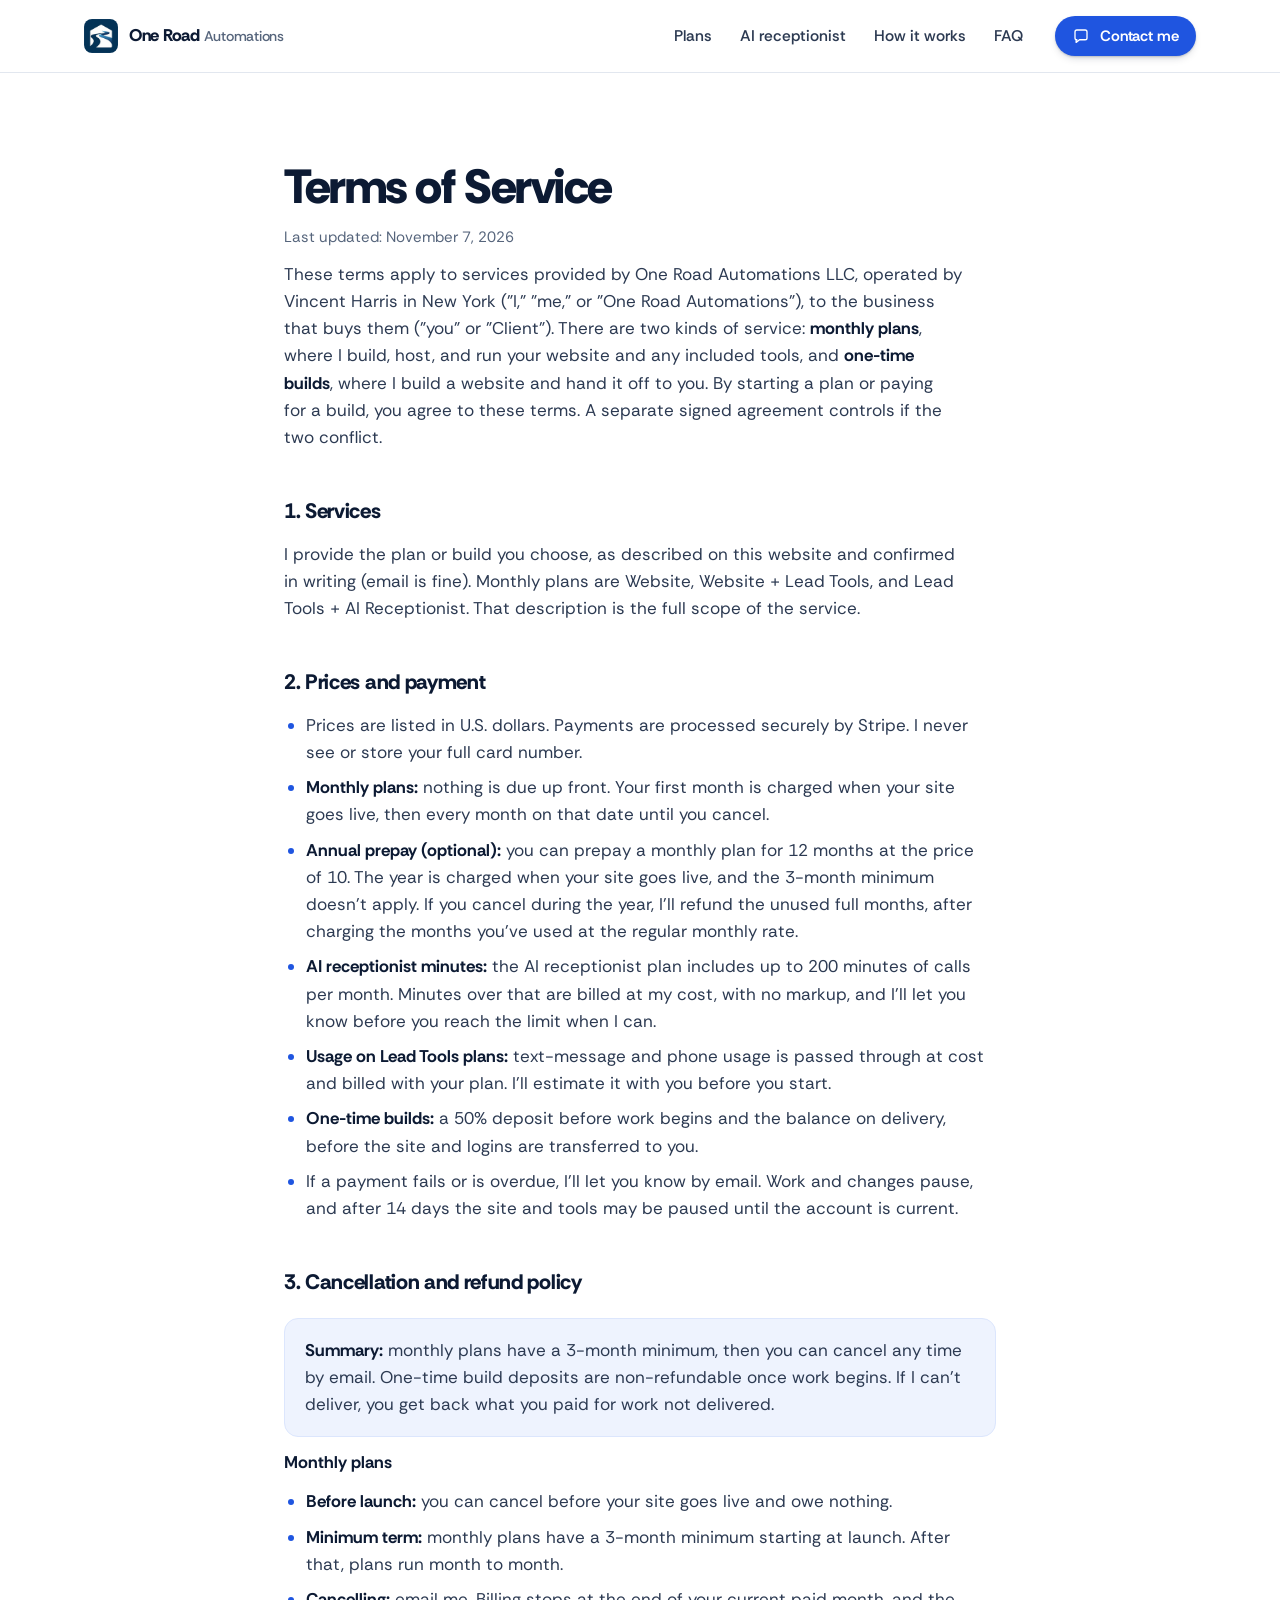
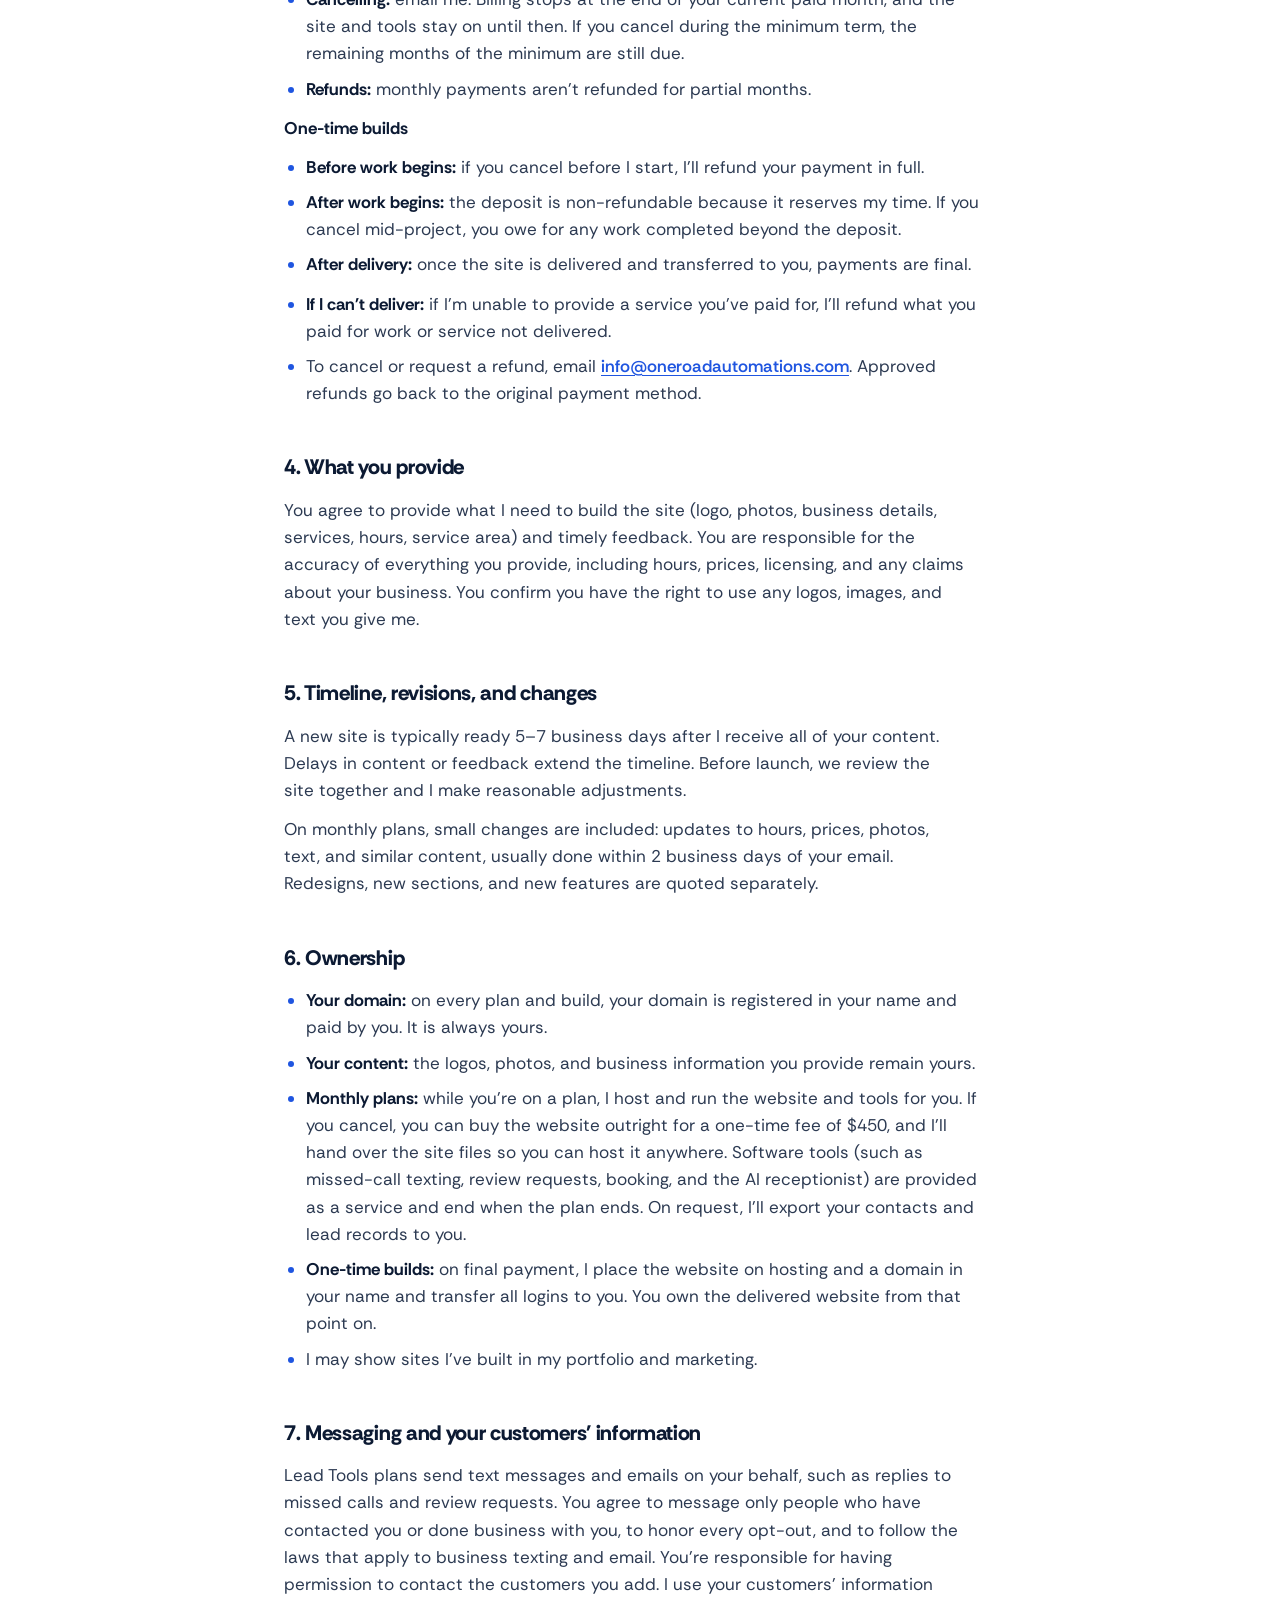
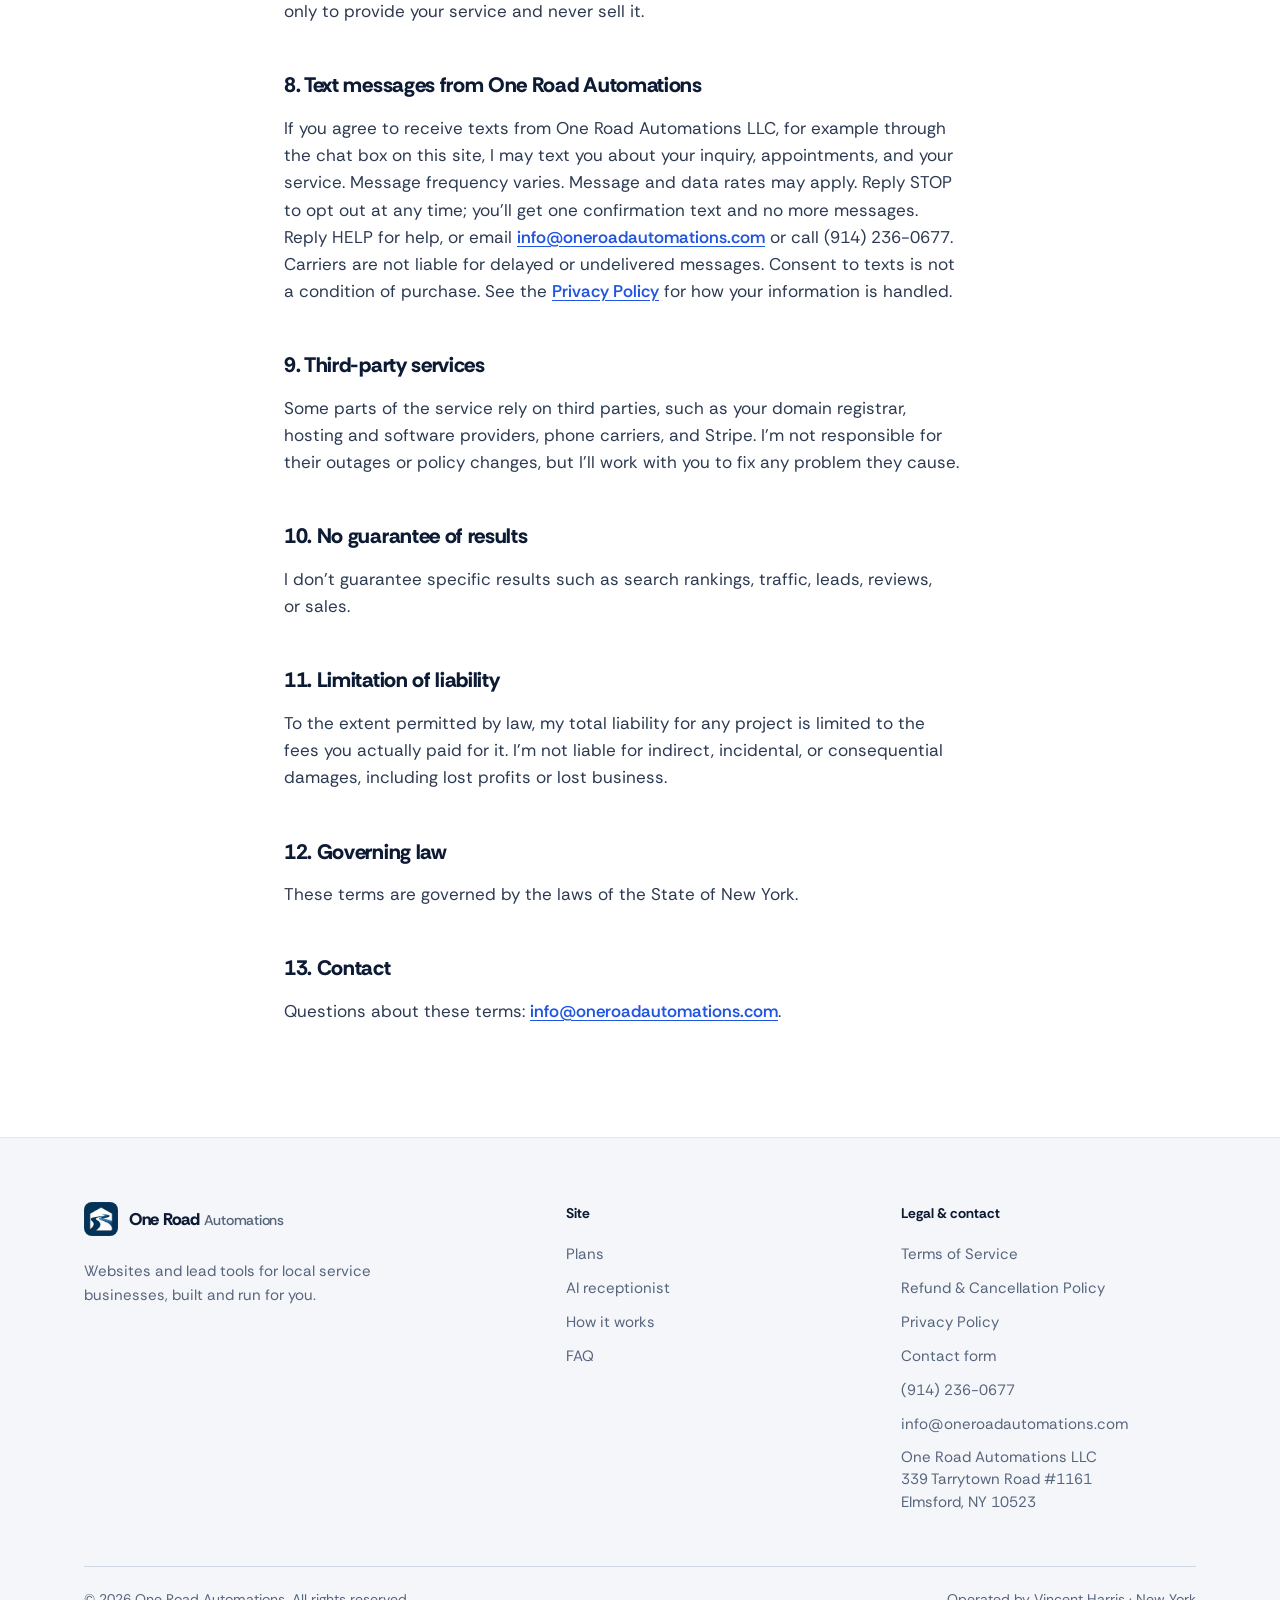
<file: terms.html>
<!DOCTYPE html>
<html lang="en">
<head>
<meta charset="UTF-8" />
<meta name="viewport" content="width=device-width, initial-scale=1.0" />
<title>Terms of Service | One Road Automations</title>
<meta name="description" content="Terms of service, refund and cancellation policy for One Road Automations website projects." />
<link rel="canonical" href="https://oneroadautomations.com/terms.html" />
<meta name="theme-color" content="#FFFFFF" />
<link rel="icon" href="img/favicon-64.png" type="image/png" />
<link rel="apple-touch-icon" href="img/apple-touch-icon.png" />
<link rel="preconnect" href="https://fonts.googleapis.com" />
<link rel="preconnect" href="https://fonts.gstatic.com" crossorigin />
<link href="https://fonts.googleapis.com/css2?family=Rethink+Sans:wght@400..800&display=swap" rel="stylesheet" />
<link rel="stylesheet" href="styles.css?v=20261107c" />
<!-- Google Analytics -->
<script async src="https://www.googletagmanager.com/gtag/js?id=G-F8QH4Q1D01"></script>
<script>
  window.dataLayer = window.dataLayer || [];
  function gtag(){dataLayer.push(arguments);}
  gtag('js', new Date());
  gtag('config', 'G-F8QH4Q1D01');
</script>
</head>
<body>
<a class="skip-link" href="#main">Skip to content</a>

<!-- Icon set: one stroke weight, drawn in currentColor -->
<svg width="0" height="0" style="position:absolute" aria-hidden="true" focusable="false">
  <defs>
    <symbol id="i-phone" viewBox="0 0 24 24"><path d="M6.6 3.2 9.4 3l1.7 4.1-2.1 1.6a12 12 0 0 0 6.3 6.3l1.6-2.1 4.1 1.7-.2 2.8a2 2 0 0 1-2.1 1.8A16.5 16.5 0 0 1 4.8 5.3a2 2 0 0 1 1.8-2.1Z"/></symbol>
    <symbol id="i-check" viewBox="0 0 24 24"><path d="M5 12.5 9.5 17 19 7.5"/></symbol>
    <symbol id="i-check-circle" viewBox="0 0 24 24"><circle cx="12" cy="12" r="9"/><path d="m8 12.3 2.7 2.7 5.5-5.5"/></symbol>
    <symbol id="i-minus-circle" viewBox="0 0 24 24"><circle cx="12" cy="12" r="9"/><path d="M8 12h8"/></symbol>
    <symbol id="i-message" viewBox="0 0 24 24"><path d="M4 6.5C4 5.1 5.1 4 6.5 4h11C18.9 4 20 5.1 20 6.5v8c0 1.4-1.1 2.5-2.5 2.5H10l-4.5 3.5V17H6.5C5.1 17 4 15.9 4 14.5Z"/></symbol>
    <symbol id="i-mail" viewBox="0 0 24 24"><rect x="3" y="5" width="18" height="14" rx="2.5"/><path d="m4 7 8 6 8-6"/></symbol>
    <symbol id="i-chev" viewBox="0 0 24 24"><path d="m6 9 6 6 6-6"/></symbol>
    <symbol id="i-tag" viewBox="0 0 24 24"><path d="M3.5 12.6V5A1.5 1.5 0 0 1 5 3.5h7.6a1.5 1.5 0 0 1 1.06.44l6.9 6.9a1.5 1.5 0 0 1 0 2.12l-7.6 7.6a1.5 1.5 0 0 1-2.12 0l-6.9-6.9a1.5 1.5 0 0 1-.44-1.06Z"/><circle cx="8.2" cy="8.2" r="1.4"/></symbol>
    <symbol id="i-key" viewBox="0 0 24 24"><circle cx="8" cy="15.5" r="4.5"/><path d="M11.3 12.2 20 3.5M16.5 7l2.5 2.5M14 9.5l2 2"/></symbol>
    <symbol id="i-calendar-x" viewBox="0 0 24 24"><rect x="3.5" y="5" width="17" height="15.5" rx="2.5"/><path d="M3.5 10h17M8 3v4M16 3v4m-6 7.5 4 4m0-4-4 4"/></symbol>
    <symbol id="i-mobile" viewBox="0 0 24 24"><rect x="6.5" y="2.5" width="11" height="19" rx="2.5"/><path d="M11 18.5h2"/></symbol>
    <symbol id="i-eye" viewBox="0 0 24 24"><path d="M2.5 12S6 5.5 12 5.5 21.5 12 21.5 12 18 18.5 12 18.5 2.5 12 2.5 12Z"/><circle cx="12" cy="12" r="3"/></symbol>
    <symbol id="i-info" viewBox="0 0 24 24"><circle cx="12" cy="12" r="9"/><path d="M12 11v5.5M12 7.6v.4"/></symbol>
    <symbol id="i-bell" viewBox="0 0 24 24"><path d="M6 16.5V11a6 6 0 0 1 12 0v5.5l1.5 2h-15Z"/><path d="M10 20.5a2 2 0 0 0 4 0"/></symbol>
  </defs>
</svg>

<header class="site-header">
  <div class="wrap header-inner">
    <a class="brand" href="index.html" aria-label="One Road Automations, home">
      <img class="brand-mark" src="img/logo-mark.png" alt="" width="34" height="34" />
      <span>One Road <small>Automations</small></span>
    </a>

    <nav class="nav" id="nav" aria-label="Primary">
      <a href="index.html#packages">Plans</a>
      <a href="index.html#receptionist">AI receptionist</a>
      <a href="index.html#how">How it works</a>
      <a href="index.html#faq">FAQ</a>
    </nav>

    <div class="header-cta">
      <a class="btn btn-primary btn-sm" href="index.html#contact"><svg class="icon"><use href="#i-message"/></svg>Contact me</a>
    </div>

    <button class="nav-toggle" id="navToggle" aria-label="Open menu" aria-expanded="false" aria-controls="nav">
      <span></span><span></span><span></span>
    </button>
  </div>
</header>

<main id="main" class="policy">
  <h1>Terms of Service</h1>
  <p class="updated">Last updated: November 7, 2026</p>

  <p>These terms apply to services provided by One Road Automations LLC, operated by Vincent Harris in New York ("I," "me," or "One Road Automations"), to the business that buys them ("you" or "Client"). There are two kinds of service: <strong>monthly plans</strong>, where I build, host, and run your website and any included tools, and <strong>one-time builds</strong>, where I build a website and hand it off to you. By starting a plan or paying for a build, you agree to these terms. A separate signed agreement controls if the two conflict.</p>

  <h2>1. Services</h2>
  <p>I provide the plan or build you choose, as described on this website and confirmed in writing (email is fine). Monthly plans are Website, Website + Lead Tools, and Lead Tools + AI Receptionist. That description is the full scope of the service.</p>

  <h2>2. Prices and payment</h2>
  <ul>
    <li>Prices are listed in U.S. dollars. Payments are processed securely by Stripe. I never see or store your full card number.</li>
    <li><strong>Monthly plans:</strong> nothing is due up front. Your first month is charged when your site goes live, then every month on that date until you cancel.</li>
    <li><strong>Annual prepay (optional):</strong> you can prepay a monthly plan for 12 months at the price of 10. The year is charged when your site goes live, and the 3-month minimum doesn't apply. If you cancel during the year, I'll refund the unused full months, after charging the months you've used at the regular monthly rate.</li>
    <li><strong>AI receptionist minutes:</strong> the AI receptionist plan includes up to 200 minutes of calls per month. Minutes over that are billed at my cost, with no markup, and I'll let you know before you reach the limit when I can.</li>
    <li><strong>Usage on Lead Tools plans:</strong> text-message and phone usage is passed through at cost and billed with your plan. I'll estimate it with you before you start.</li>
    <li><strong>One-time builds:</strong> a 50% deposit before work begins and the balance on delivery, before the site and logins are transferred to you.</li>
    <li>If a payment fails or is overdue, I'll let you know by email. Work and changes pause, and after 14 days the site and tools may be paused until the account is current.</li>
  </ul>

  <h2 id="refunds">3. Cancellation and refund policy</h2>
  <div class="callout">
    <p style="margin-top:0"><strong>Summary:</strong> monthly plans have a 3-month minimum, then you can cancel any time by email. One-time build deposits are non-refundable once work begins. If I can't deliver, you get back what you paid for work not delivered.</p>
  </div>
  <p><strong>Monthly plans</strong></p>
  <ul>
    <li><strong>Before launch:</strong> you can cancel before your site goes live and owe nothing.</li>
    <li><strong>Minimum term:</strong> monthly plans have a 3-month minimum starting at launch. After that, plans run month to month.</li>
    <li><strong>Cancelling:</strong> email me. Billing stops at the end of your current paid month, and the site and tools stay on until then. If you cancel during the minimum term, the remaining months of the minimum are still due.</li>
    <li><strong>Refunds:</strong> monthly payments aren't refunded for partial months.</li>
  </ul>
  <p><strong>One-time builds</strong></p>
  <ul>
    <li><strong>Before work begins:</strong> if you cancel before I start, I'll refund your payment in full.</li>
    <li><strong>After work begins:</strong> the deposit is non-refundable because it reserves my time. If you cancel mid-project, you owe for any work completed beyond the deposit.</li>
    <li><strong>After delivery:</strong> once the site is delivered and transferred to you, payments are final.</li>
  </ul>
  <ul>
    <li><strong>If I can't deliver:</strong> if I'm unable to provide a service you've paid for, I'll refund what you paid for work or service not delivered.</li>
    <li>To cancel or request a refund, email <a href="mailto:info@oneroadautomations.com">info@oneroadautomations.com</a>. Approved refunds go back to the original payment method.</li>
  </ul>

  <h2>4. What you provide</h2>
  <p>You agree to provide what I need to build the site (logo, photos, business details, services, hours, service area) and timely feedback. You are responsible for the accuracy of everything you provide, including hours, prices, licensing, and any claims about your business. You confirm you have the right to use any logos, images, and text you give me.</p>

  <h2>5. Timeline, revisions, and changes</h2>
  <p>A new site is typically ready 5–7 business days after I receive all of your content. Delays in content or feedback extend the timeline. Before launch, we review the site together and I make reasonable adjustments.</p>
  <p>On monthly plans, small changes are included: updates to hours, prices, photos, text, and similar content, usually done within 2 business days of your email. Redesigns, new sections, and new features are quoted separately.</p>

  <h2>6. Ownership</h2>
  <ul>
    <li><strong>Your domain:</strong> on every plan and build, your domain is registered in your name and paid by you. It is always yours.</li>
    <li><strong>Your content:</strong> the logos, photos, and business information you provide remain yours.</li>
    <li><strong>Monthly plans:</strong> while you're on a plan, I host and run the website and tools for you. If you cancel, you can buy the website outright for a one-time fee of $450, and I'll hand over the site files so you can host it anywhere. Software tools (such as missed-call texting, review requests, booking, and the AI receptionist) are provided as a service and end when the plan ends. On request, I'll export your contacts and lead records to you.</li>
    <li><strong>One-time builds:</strong> on final payment, I place the website on hosting and a domain in your name and transfer all logins to you. You own the delivered website from that point on.</li>
    <li>I may show sites I've built in my portfolio and marketing.</li>
  </ul>

  <h2>7. Messaging and your customers' information</h2>
  <p>Lead Tools plans send text messages and emails on your behalf, such as replies to missed calls and review requests. You agree to message only people who have contacted you or done business with you, to honor every opt-out, and to follow the laws that apply to business texting and email. You're responsible for having permission to contact the customers you add. I use your customers' information only to provide your service and never sell it.</p>

  <h2 id="sms">8. Text messages from One Road Automations</h2>
  <p>If you agree to receive texts from One Road Automations LLC, for example through the chat box on this site, I may text you about your inquiry, appointments, and your service. Message frequency varies. Message and data rates may apply. Reply STOP to opt out at any time; you'll get one confirmation text and no more messages. Reply HELP for help, or email <a href="mailto:info@oneroadautomations.com">info@oneroadautomations.com</a> or call (914) 236-0677. Carriers are not liable for delayed or undelivered messages. Consent to texts is not a condition of purchase. See the <a href="privacy.html#sms">Privacy Policy</a> for how your information is handled.</p>

  <h2>9. Third-party services</h2>
  <p>Some parts of the service rely on third parties, such as your domain registrar, hosting and software providers, phone carriers, and Stripe. I'm not responsible for their outages or policy changes, but I'll work with you to fix any problem they cause.</p>

  <h2>10. No guarantee of results</h2>
  <p>I don't guarantee specific results such as search rankings, traffic, leads, reviews, or sales.</p>

  <h2>11. Limitation of liability</h2>
  <p>To the extent permitted by law, my total liability for any project is limited to the fees you actually paid for it. I'm not liable for indirect, incidental, or consequential damages, including lost profits or lost business.</p>

  <h2>12. Governing law</h2>
  <p>These terms are governed by the laws of the State of New York.</p>

  <h2>13. Contact</h2>
  <p>Questions about these terms: <a href="mailto:info@oneroadautomations.com">info@oneroadautomations.com</a>.</p>
</main>

<footer class="site-footer">
  <div class="wrap footer-inner">
    <div class="footer-brand">
      <a class="brand" href="index.html" aria-label="One Road Automations, home">
        <img class="brand-mark" src="img/logo-mark.png" alt="" width="34" height="34" />
        <span>One Road <small>Automations</small></span>
      </a>
      <p>Websites and lead tools for local service businesses, built and run for you.</p>
    </div>
    <nav class="footer-col" aria-label="Site">
      <p class="footer-h">Site</p>
      <a href="index.html#packages">Plans</a>
      <a href="index.html#receptionist">AI receptionist</a>
      <a href="index.html#how">How it works</a>
      <a href="index.html#faq">FAQ</a>
    </nav>
    <nav class="footer-col" aria-label="Legal and contact">
      <p class="footer-h">Legal &amp; contact</p>
      <a href="terms.html">Terms of Service</a>
      <a href="terms.html#refunds">Refund &amp; Cancellation Policy</a>
      <a href="privacy.html">Privacy Policy</a>
      <a href="index.html#contact">Contact form</a>
      <a href="tel:+19142360677">(914) 236-0677</a>
      <a href="mailto:info@oneroadautomations.com">info@oneroadautomations.com</a>
      <p class="footer-addr">One Road Automations LLC<br />339 Tarrytown Road #1161<br />Elmsford, NY 10523</p>
    </nav>
  </div>
  <div class="wrap footer-bottom">
    <span>© <span id="year">2026</span> One Road Automations. All rights reserved.</span>
    <span>Operated by Vincent Harris · New York</span>
  </div>
</footer>

<script src="script.js" defer></script>
<!-- LeadConnector chat widget: the site's only SMS opt-in point (A2P) -->
<script src="https://widgets.leadconnectorhq.com/loader.js" data-resources-url="https://widgets.leadconnectorhq.com/chat-widget/loader.js" data-widget-id="6aef90545fefb84499cc0e8b" data-source="WEB_USER"></script>
</body>
</html>
</file>
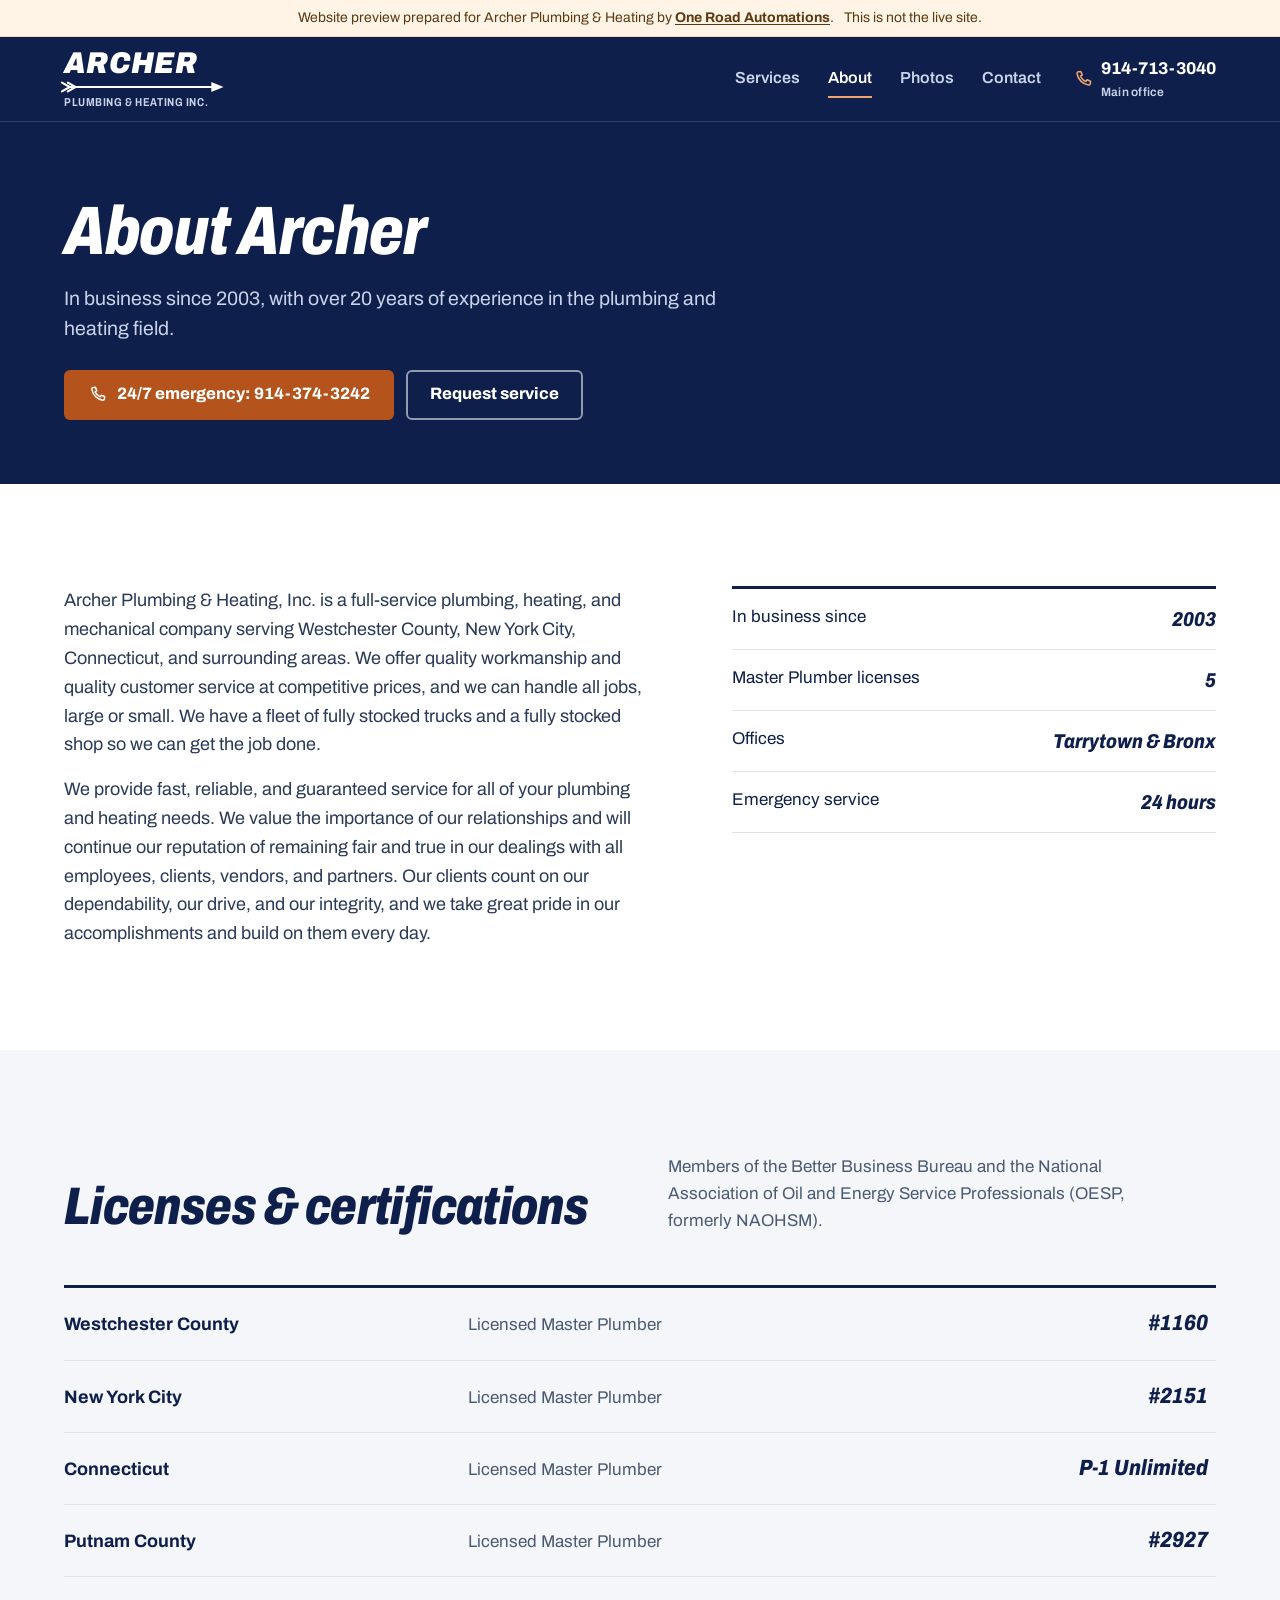
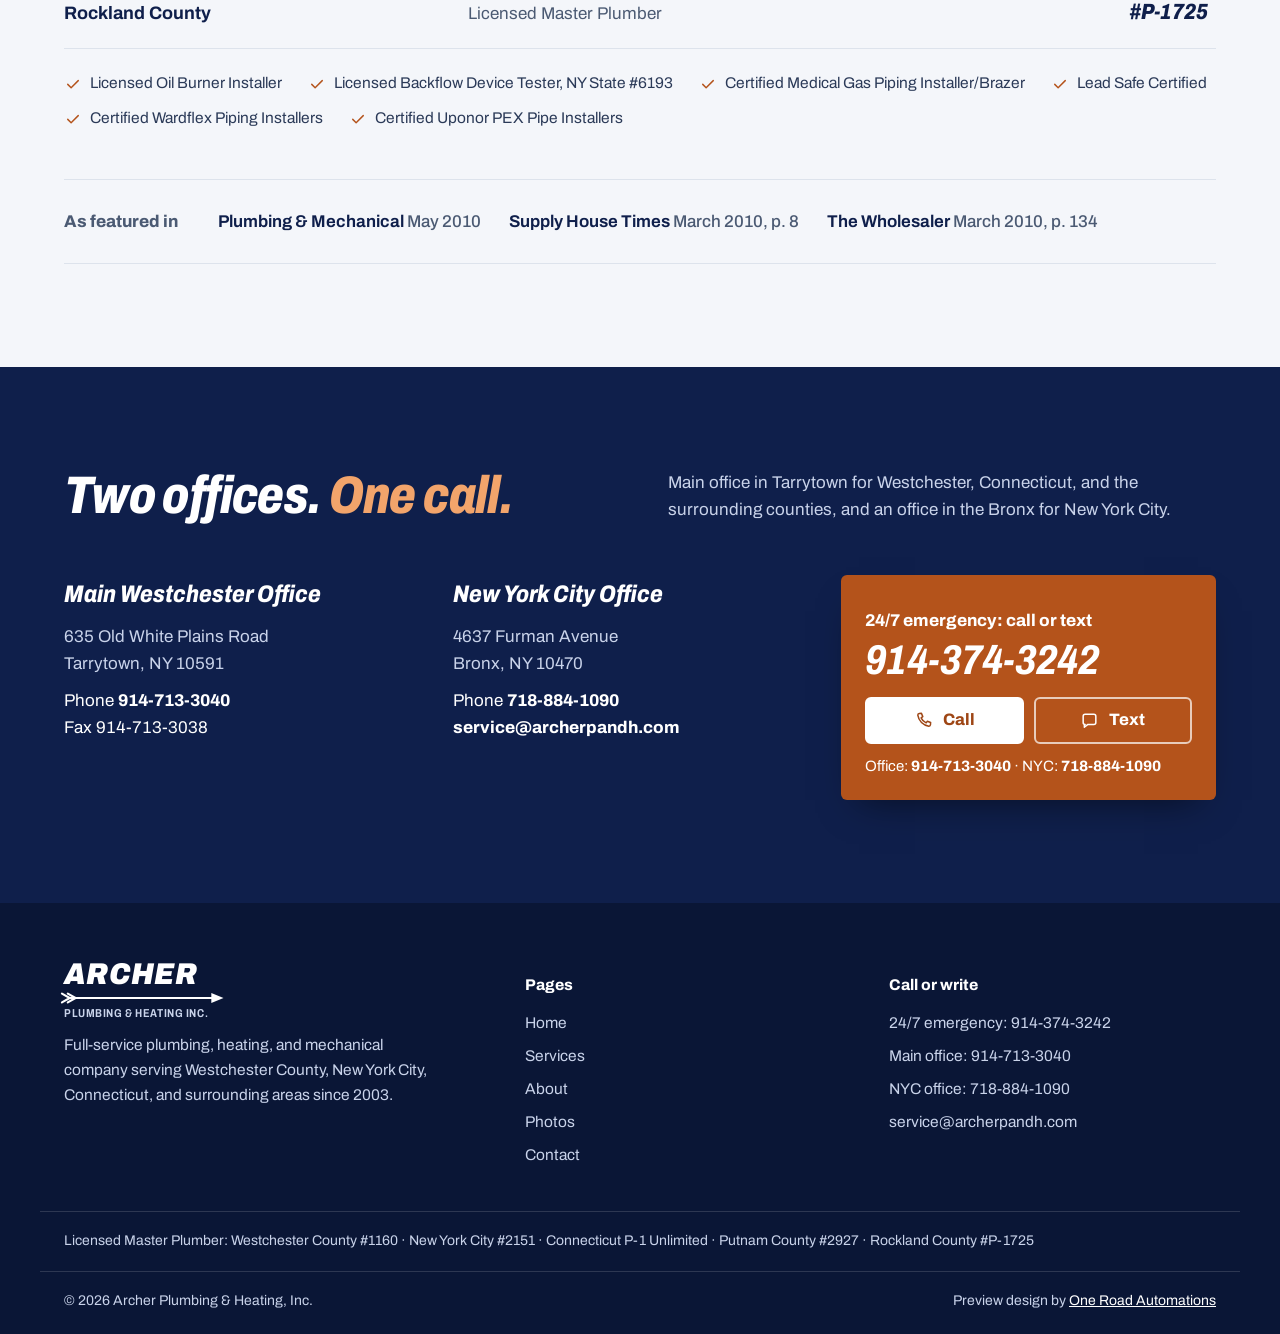
<file: preview/archer/about.html>
<!DOCTYPE html>
<html lang="en">
<head>
<meta charset="UTF-8" />
<meta name="viewport" content="width=device-width, initial-scale=1.0, viewport-fit=cover" />
<title>About | Archer Plumbing &amp; Heating (preview)</title>
<meta name="description" content="Since 2003. Licensed Master Plumber in Westchester, NYC, Connecticut, Putnam and Rockland, with specialty certifications." />
<meta name="robots" content="noindex, nofollow" />
<meta name="theme-color" content="#0F1F4B" />
<link rel="icon" href="favicon.svg" type="image/svg+xml" />
<link rel="preconnect" href="https://fonts.googleapis.com" />
<link rel="preconnect" href="https://fonts.gstatic.com" crossorigin />
<link href="https://fonts.googleapis.com/css2?family=Archivo:ital,wdth,wght@0,62..125,400..900;1,62..125,400..900&amp;display=swap" rel="stylesheet" />
<link rel="stylesheet" href="styles.css" />
</head>
<body>
<a class="skip-link" href="#main">Skip to content</a>
<svg width="0" height="0" style="position:absolute" aria-hidden="true" focusable="false"><defs>
<symbol id="i-phone" viewBox="0 0 24 24"><path d="M6.6 3.2 9.4 3l1.7 4.1-2.1 1.6a12 12 0 0 0 6.3 6.3l1.6-2.1 4.1 1.7-.2 2.8a2 2 0 0 1-2.1 1.8A16.5 16.5 0 0 1 4.8 5.3a2 2 0 0 1 1.8-2.1Z"/></symbol>
<symbol id="i-message" viewBox="0 0 24 24"><path d="M4 6.5C4 5.1 5.1 4 6.5 4h11C18.9 4 20 5.1 20 6.5v8c0 1.4-1.1 2.5-2.5 2.5H10l-4.5 3.5V17H6.5C5.1 17 4 15.9 4 14.5Z"/></symbol>
<symbol id="i-arrow" viewBox="0 0 24 24"><path d="M4 12h15m-6-6 6 6-6 6"/></symbol>
<symbol id="i-check" viewBox="0 0 24 24"><path d="M5 12.5 9.5 17 19 7.5"/></symbol>
<symbol id="i-badge" viewBox="0 0 24 24"><circle cx="12" cy="9" r="5.5"/><path d="m8.5 13.5-1.5 7 5-2.5 5 2.5-1.5-7"/></symbol>
<symbol id="i-truck" viewBox="0 0 24 24"><path d="M2.5 6.5h11v9h-11zM13.5 9.5h4l3 3.2v2.8h-7"/><circle cx="6.5" cy="17" r="1.8"/><circle cx="17" cy="17" r="1.8"/></symbol>
<symbol id="i-flame" viewBox="0 0 24 24"><path d="M12 21c-3.6 0-6-2.4-6-5.6 0-3.1 2.4-4.9 3.5-7.4.4 1.6 1.2 2.6 2.3 3.2C11.6 8 12.8 5.2 15 3c.3 3.4 3 5.6 3 10.2C18 17.4 15.6 21 12 21Z"/></symbol>
<symbol id="i-mail" viewBox="0 0 24 24"><rect x="3" y="5" width="18" height="14" rx="2.5"/><path d="m4 7 8 6 8-6"/></symbol>
<symbol id="i-close" viewBox="0 0 24 24"><path d="M6 6l12 12M18 6 6 18"/></symbol>
</defs></svg>
<div class="preview-bar"><div class="wrap"><span>Website preview prepared for Archer Plumbing &amp; Heating by <a href="https://oneroadautomations.com/">One Road Automations</a>.</span><span>This is not the live site.</span></div></div>
<header class="site-header">
  <div class="wrap header-inner">
    <a class="logo" href="index.html" aria-label="Archer Plumbing &amp; Heating, Inc., home"><span class="logo-word">ARCHER</span><svg class="logo-arrow" viewBox="0 0 168 12" aria-hidden="true"><g fill="none" stroke="currentColor" stroke-width="2.2" stroke-linecap="round"><path d="M10 6h148"/><path d="M2 1.5 10 6 2 10.5M8 1.5 16 6 8 10.5"/></g><path d="M155 .8 167.5 6 155 11.2Z" fill="currentColor"/></svg><span class="logo-sub">PLUMBING &amp; HEATING INC.</span></a>
    <nav class="nav" id="nav" aria-label="Primary">
      <a href="services.html">Services</a>
      <a href="about.html" aria-current="page">About</a>
      <a href="photos.html">Photos</a>
      <a href="contact.html">Contact</a>
    </nav>
    <a class="header-phone" href="tel:+19147133040"><svg class="icon"><use href="#i-phone"/></svg><span>914-713-3040<small>Main office</small></span></a>
    <button class="nav-toggle" id="navToggle" aria-label="Open menu" aria-expanded="false" aria-controls="nav"><span></span><span></span><span></span></button>
  </div>
</header>

<main id="main">
  <section class="page-hero">
    <div class="wrap">
      <h1 class="page-title">About Archer</h1>
      <p class="lede">In business since 2003, with over 20 years of experience in the plumbing and heating field.</p>
      <div class="actions">
        <a class="btn btn-copper" href="tel:+19143743242"><svg class="icon"><use href="#i-phone"/></svg>24/7 emergency: 914-374-3242</a>
        <a class="btn btn-ghost-light" href="contact.html">Request service</a>
      </div>
    </div>
  </section>

  <section class="section">
    <div class="wrap two-col">
      <div class="prose">
        <p>Archer Plumbing &amp; Heating, Inc. is a full-service plumbing, heating, and mechanical company serving Westchester County, New York City, Connecticut, and surrounding areas. We offer quality workmanship and quality customer service at competitive prices, and we can handle all jobs, large or small. We have a fleet of fully stocked trucks and a fully stocked shop so we can get the job done.</p>
        <p>We provide fast, reliable, and guaranteed service for all of your plumbing and heating needs. We value the importance of our relationships and will continue our reputation of remaining fair and true in our dealings with all employees, clients, vendors, and partners. Our clients count on our dependability, our drive, and our integrity, and we take great pride in our accomplishments and build on them every day.</p>
      </div>
      <ul class="facts-list">
        <li><span>In business since</span><b class="num">2003</b></li>
        <li><span>Master Plumber licenses</span><b class="num">5</b></li>
        <li><span>Offices</span><b>Tarrytown &amp; Bronx</b></li>
        <li><span>Emergency service</span><b>24 hours</b></li>
      </ul>
    </div>
  </section>

  <section class="section section-paper" id="licenses">
    <div class="wrap">
      <div class="section-head">
        <h2 class="h2">Licenses &amp; certifications</h2>
        <p>Members of the Better Business Bureau and the National Association of Oil and Energy Service Professionals (OESP, formerly NAOHSM).</p>
      </div>
      <div class="licenses">
        <table>
          <caption class="sr-only">Master Plumber licenses</caption>
          <tr><th scope="row">Westchester County</th><td class="where">Licensed Master Plumber</td><td class="lic">#1160</td></tr>
          <tr><th scope="row">New York City</th><td class="where">Licensed Master Plumber</td><td class="lic">#2151</td></tr>
          <tr><th scope="row">Connecticut</th><td class="where">Licensed Master Plumber</td><td class="lic">P-1 Unlimited</td></tr>
          <tr><th scope="row">Putnam County</th><td class="where">Licensed Master Plumber</td><td class="lic">#2927</td></tr>
          <tr><th scope="row">Rockland County</th><td class="where">Licensed Master Plumber</td><td class="lic">#P-1725</td></tr>
        </table>
      </div>
      <ul class="certs">
        <li><svg class="icon"><use href="#i-check"/></svg>Licensed Oil Burner Installer</li>
        <li><svg class="icon"><use href="#i-check"/></svg>Licensed Backflow Device Tester, NY State #6193</li>
        <li><svg class="icon"><use href="#i-check"/></svg>Certified Medical Gas Piping Installer/Brazer</li>
        <li><svg class="icon"><use href="#i-check"/></svg>Lead Safe Certified</li>
        <li><svg class="icon"><use href="#i-check"/></svg>Certified Wardflex Piping Installers</li>
        <li><svg class="icon"><use href="#i-check"/></svg>Certified Uponor PEX Pipe Installers</li>
      </ul>
      <div class="press" style="margin-top:48px">
        <h2>As featured in</h2>
        <ul>
          <li>Plumbing &amp; Mechanical <span>May 2010</span></li>
          <li>Supply House Times <span>March 2010, p. 8</span></li>
          <li>The Wholesaler <span>March 2010, p. 134</span></li>
        </ul>
      </div>
    </div>
  </section>

  <section class="section section-navy" id="offices">
    <div class="wrap">
      <div class="section-head">
        <h2 class="h2">Two offices. <span class="copper-text">One call.</span></h2>
        <p>Main office in Tarrytown for Westchester, Connecticut, and the surrounding counties, and an office in the Bronx for New York City.</p>
      </div>
      <div class="offices">
        <div class="office">
          <h3>Main Westchester Office</h3>
          <address>635 Old White Plains Road<br />Tarrytown, NY 10591</address>
          <p>Phone <a class="num" href="tel:+19147133040">914-713-3040</a><br />Fax <span class="num">914-713-3038</span></p>
        </div>
        <div class="office">
          <h3>New York City Office</h3>
          <address>4637 Furman Avenue<br />Bronx, NY 10470</address>
          <p>Phone <a class="num" href="tel:+17188841090">718-884-1090</a><br /><a href="mailto:service@archerpandh.com">service@archerpandh.com</a></p>
        </div>
        <div class="office">
          <div class="target">
        <p class="target-label">24/7 emergency: call or text</p>
        <a class="target-number num" href="tel:+19143743242">914-374-3242</a>
        <div class="target-actions">
          <a class="btn" href="tel:+19143743242"><svg class="icon"><use href="#i-phone"/></svg>Call</a>
          <a class="btn" href="sms:+19143743242"><svg class="icon"><use href="#i-message"/></svg>Text</a>
        </div>
        <p class="target-office">Office: <a class="num" href="tel:+19147133040">914-713-3040</a> · NYC: <a class="num" href="tel:+17188841090">718-884-1090</a></p>
      </div>
        </div>
      </div>
    </div>
  </section>
</main>

<footer class="site-footer">
  <div class="wrap footer-inner">
    <div>
      <a class="logo" href="index.html" aria-label="Archer Plumbing &amp; Heating, Inc., home"><span class="logo-word">ARCHER</span><svg class="logo-arrow" viewBox="0 0 168 12" aria-hidden="true"><g fill="none" stroke="currentColor" stroke-width="2.2" stroke-linecap="round"><path d="M10 6h148"/><path d="M2 1.5 10 6 2 10.5M8 1.5 16 6 8 10.5"/></g><path d="M155 .8 167.5 6 155 11.2Z" fill="currentColor"/></svg><span class="logo-sub">PLUMBING &amp; HEATING INC.</span></a>
      <p>Full-service plumbing, heating, and mechanical company serving Westchester County, New York City, Connecticut, and surrounding areas since 2003.</p>
    </div>
    <nav class="footer-col" aria-label="Pages">
      <p class="footer-h">Pages</p>
      <a href="index.html">Home</a>
      <a href="services.html">Services</a>
      <a href="about.html">About</a>
      <a href="photos.html">Photos</a>
      <a href="contact.html">Contact</a>
    </nav>
    <div class="footer-col">
      <p class="footer-h">Call or write</p>
      <a href="tel:+19143743242">24/7 emergency: <span class="num">914-374-3242</span></a>
      <a href="tel:+19147133040">Main office: <span class="num">914-713-3040</span></a>
      <a href="tel:+17188841090">NYC office: <span class="num">718-884-1090</span></a>
      <a href="mailto:service@archerpandh.com">service@archerpandh.com</a>
    </div>
  </div>
  <div class="wrap footer-lic">Licensed Master Plumber: Westchester County #1160 · New York City #2151 · Connecticut P-1 Unlimited · Putnam County #2927 · Rockland County #P-1725</div>
  <div class="wrap footer-bottom"><span>© <span id="year">2026</span> Archer Plumbing &amp; Heating, Inc.</span><span>Preview design by <a href="https://oneroadautomations.com/">One Road Automations</a></span></div>
</footer>

<div class="mobile-bar">
  <a class="btn btn-copper" href="tel:+19143743242"><svg class="icon"><use href="#i-phone"/></svg>24/7 Emergency</a>
  <a class="btn btn-ghost-light" href="tel:+19147133040">Call office</a>
</div>

<script src="script.js" defer></script>
</body>
</html>
</file>
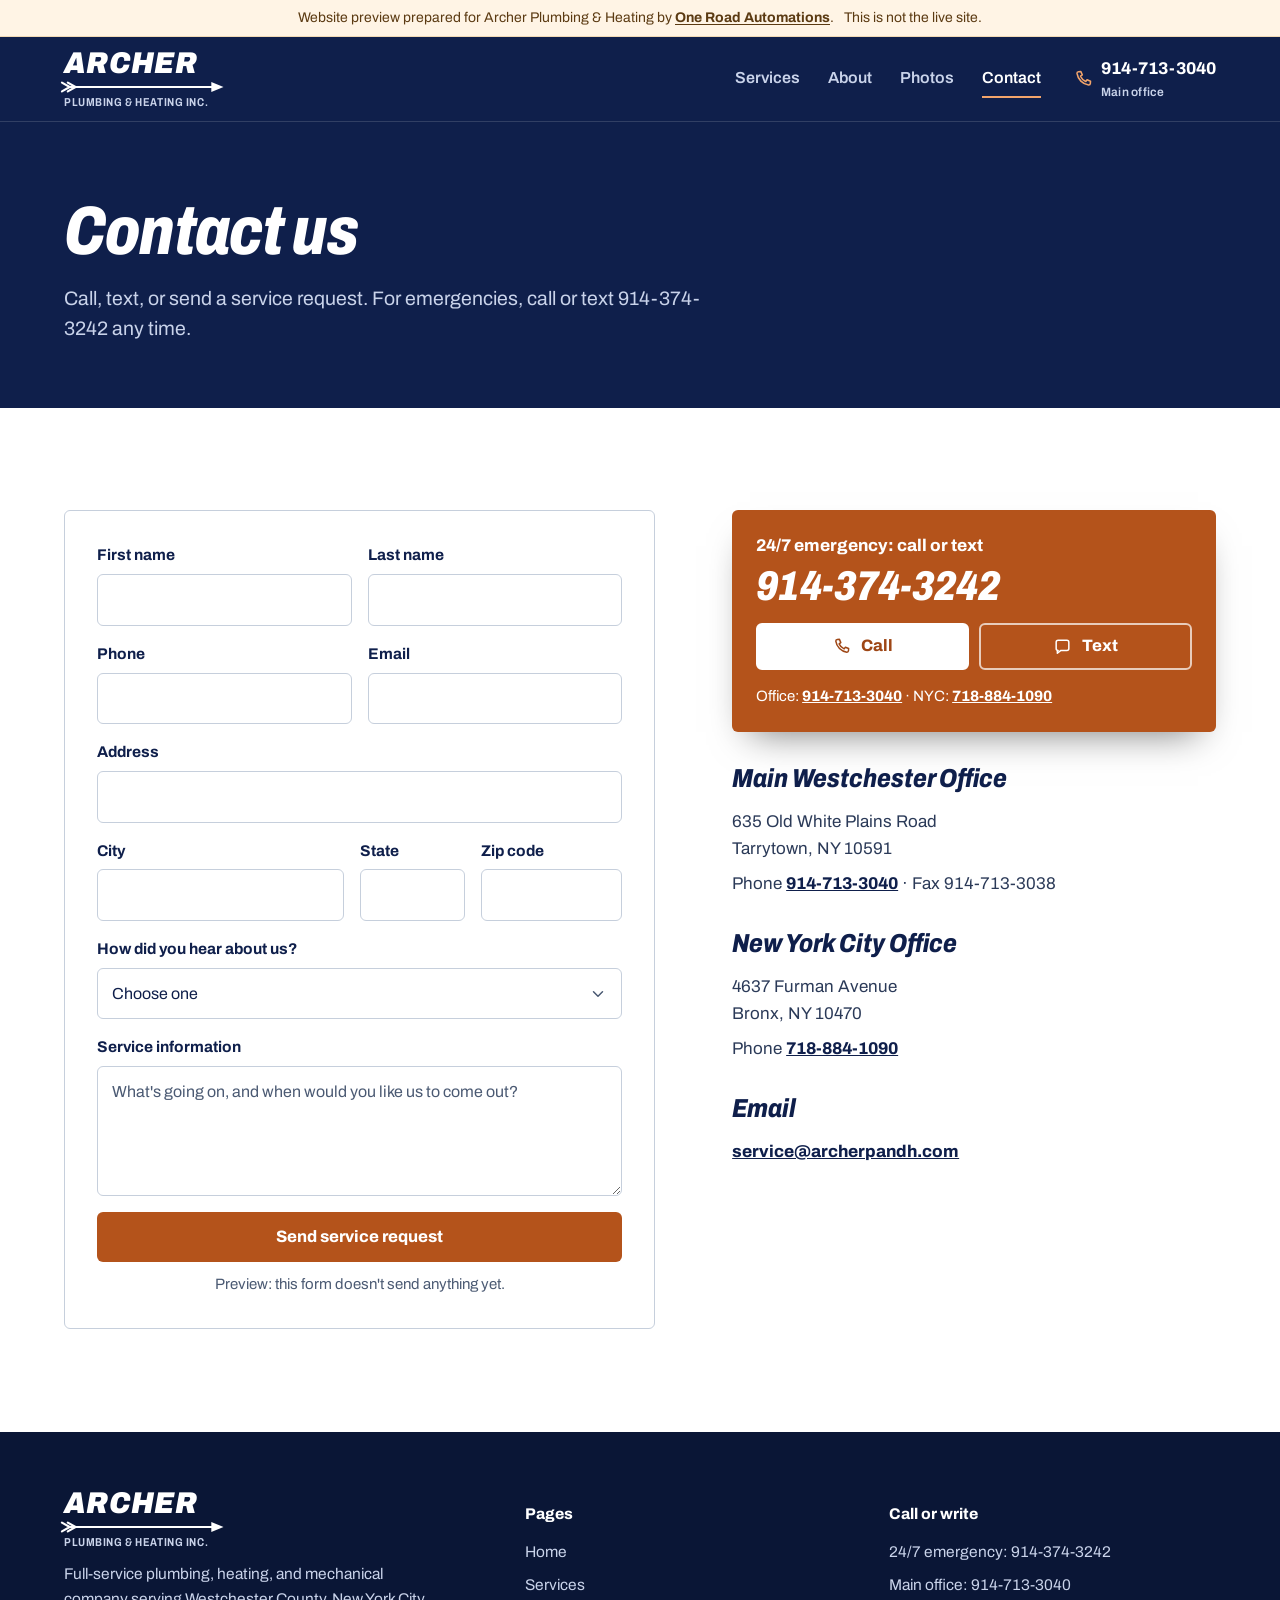
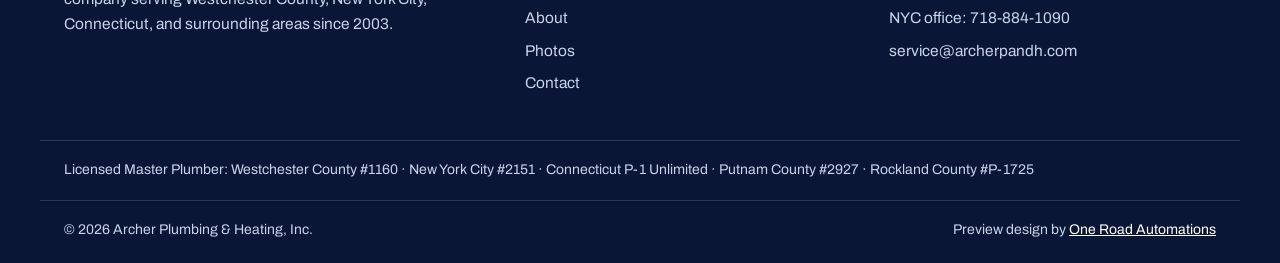
<file: preview/archer/contact.html>
<!DOCTYPE html>
<html lang="en">
<head>
<meta charset="UTF-8" />
<meta name="viewport" content="width=device-width, initial-scale=1.0, viewport-fit=cover" />
<title>Contact | Archer Plumbing &amp; Heating (preview)</title>
<meta name="description" content="Call, text, or request service. 24-hour emergency: 914-374-3242. Offices in Tarrytown and the Bronx." />
<meta name="robots" content="noindex, nofollow" />
<meta name="theme-color" content="#0F1F4B" />
<link rel="icon" href="favicon.svg" type="image/svg+xml" />
<link rel="preconnect" href="https://fonts.googleapis.com" />
<link rel="preconnect" href="https://fonts.gstatic.com" crossorigin />
<link href="https://fonts.googleapis.com/css2?family=Archivo:ital,wdth,wght@0,62..125,400..900;1,62..125,400..900&amp;display=swap" rel="stylesheet" />
<link rel="stylesheet" href="styles.css" />
</head>
<body>
<a class="skip-link" href="#main">Skip to content</a>
<svg width="0" height="0" style="position:absolute" aria-hidden="true" focusable="false"><defs>
<symbol id="i-phone" viewBox="0 0 24 24"><path d="M6.6 3.2 9.4 3l1.7 4.1-2.1 1.6a12 12 0 0 0 6.3 6.3l1.6-2.1 4.1 1.7-.2 2.8a2 2 0 0 1-2.1 1.8A16.5 16.5 0 0 1 4.8 5.3a2 2 0 0 1 1.8-2.1Z"/></symbol>
<symbol id="i-message" viewBox="0 0 24 24"><path d="M4 6.5C4 5.1 5.1 4 6.5 4h11C18.9 4 20 5.1 20 6.5v8c0 1.4-1.1 2.5-2.5 2.5H10l-4.5 3.5V17H6.5C5.1 17 4 15.9 4 14.5Z"/></symbol>
<symbol id="i-arrow" viewBox="0 0 24 24"><path d="M4 12h15m-6-6 6 6-6 6"/></symbol>
<symbol id="i-check" viewBox="0 0 24 24"><path d="M5 12.5 9.5 17 19 7.5"/></symbol>
<symbol id="i-badge" viewBox="0 0 24 24"><circle cx="12" cy="9" r="5.5"/><path d="m8.5 13.5-1.5 7 5-2.5 5 2.5-1.5-7"/></symbol>
<symbol id="i-truck" viewBox="0 0 24 24"><path d="M2.5 6.5h11v9h-11zM13.5 9.5h4l3 3.2v2.8h-7"/><circle cx="6.5" cy="17" r="1.8"/><circle cx="17" cy="17" r="1.8"/></symbol>
<symbol id="i-flame" viewBox="0 0 24 24"><path d="M12 21c-3.6 0-6-2.4-6-5.6 0-3.1 2.4-4.9 3.5-7.4.4 1.6 1.2 2.6 2.3 3.2C11.6 8 12.8 5.2 15 3c.3 3.4 3 5.6 3 10.2C18 17.4 15.6 21 12 21Z"/></symbol>
<symbol id="i-mail" viewBox="0 0 24 24"><rect x="3" y="5" width="18" height="14" rx="2.5"/><path d="m4 7 8 6 8-6"/></symbol>
<symbol id="i-close" viewBox="0 0 24 24"><path d="M6 6l12 12M18 6 6 18"/></symbol>
</defs></svg>
<div class="preview-bar"><div class="wrap"><span>Website preview prepared for Archer Plumbing &amp; Heating by <a href="https://oneroadautomations.com/">One Road Automations</a>.</span><span>This is not the live site.</span></div></div>
<header class="site-header">
  <div class="wrap header-inner">
    <a class="logo" href="index.html" aria-label="Archer Plumbing &amp; Heating, Inc., home"><span class="logo-word">ARCHER</span><svg class="logo-arrow" viewBox="0 0 168 12" aria-hidden="true"><g fill="none" stroke="currentColor" stroke-width="2.2" stroke-linecap="round"><path d="M10 6h148"/><path d="M2 1.5 10 6 2 10.5M8 1.5 16 6 8 10.5"/></g><path d="M155 .8 167.5 6 155 11.2Z" fill="currentColor"/></svg><span class="logo-sub">PLUMBING &amp; HEATING INC.</span></a>
    <nav class="nav" id="nav" aria-label="Primary">
      <a href="services.html">Services</a>
      <a href="about.html">About</a>
      <a href="photos.html">Photos</a>
      <a href="contact.html" aria-current="page">Contact</a>
    </nav>
    <a class="header-phone" href="tel:+19147133040"><svg class="icon"><use href="#i-phone"/></svg><span>914-713-3040<small>Main office</small></span></a>
    <button class="nav-toggle" id="navToggle" aria-label="Open menu" aria-expanded="false" aria-controls="nav"><span></span><span></span><span></span></button>
  </div>
</header>

<main id="main">
  <section class="page-hero">
    <div class="wrap">
      <h1 class="page-title">Contact us</h1>
      <p class="lede">Call, text, or send a service request. For emergencies, call or text 914-374-3242 any time.</p>
    </div>
  </section>

  <section class="section">
    <div class="wrap two-col">
      <form class="form" id="serviceForm" novalidate>
        <div class="form-row">
          <label class="field"><span>First name</span><input name="first" autocomplete="given-name" required /></label>
          <label class="field"><span>Last name</span><input name="last" autocomplete="family-name" required /></label>
        </div>
        <div class="form-row">
          <label class="field"><span>Phone</span><input type="tel" name="phone" autocomplete="tel" required /></label>
          <label class="field"><span>Email</span><input type="email" name="email" autocomplete="email" required /></label>
        </div>
        <label class="field"><span>Address</span><input name="address" autocomplete="street-address" /></label>
        <div class="form-row three">
          <label class="field"><span>City</span><input name="city" autocomplete="address-level2" /></label>
          <label class="field"><span>State</span><input name="state" autocomplete="address-level1" /></label>
          <label class="field"><span>Zip code</span><input name="zip" autocomplete="postal-code" inputmode="numeric" /></label>
        </div>
        <label class="field"><span>How did you hear about us?</span>
          <select name="source"><option>Choose one</option><option>Google or online search</option><option>Referral from a friend or neighbor</option><option>Saw our truck</option><option>Returning customer</option><option>Other</option></select>
        </label>
        <label class="field"><span>Service information</span><textarea name="details" placeholder="What's going on, and when would you like us to come out?"></textarea></label>
        <button class="btn btn-copper btn-block" type="submit">Send service request</button>
        <p class="form-demo">Preview: this form doesn't send anything yet.</p>
        <p class="form-note" id="formNote" role="status" aria-live="polite"></p>
      </form>
      <div class="contact-side">
        <div class="target">
        <p class="target-label">24/7 emergency: call or text</p>
        <a class="target-number num" href="tel:+19143743242">914-374-3242</a>
        <div class="target-actions">
          <a class="btn" href="tel:+19143743242"><svg class="icon"><use href="#i-phone"/></svg>Call</a>
          <a class="btn" href="sms:+19143743242"><svg class="icon"><use href="#i-message"/></svg>Text</a>
        </div>
        <p class="target-office">Office: <a class="num" href="tel:+19147133040">914-713-3040</a> · NYC: <a class="num" href="tel:+17188841090">718-884-1090</a></p>
      </div>
        <div class="contact-block">
          <h2>Main Westchester Office</h2>
          <address>635 Old White Plains Road<br />Tarrytown, NY 10591</address>
          <p>Phone <a class="num" href="tel:+19147133040">914-713-3040</a> · Fax <span class="num">914-713-3038</span></p>
        </div>
        <div class="contact-block">
          <h2>New York City Office</h2>
          <address>4637 Furman Avenue<br />Bronx, NY 10470</address>
          <p>Phone <a class="num" href="tel:+17188841090">718-884-1090</a></p>
        </div>
        <div class="contact-block">
          <h2>Email</h2>
          <p><a href="mailto:service@archerpandh.com">service@archerpandh.com</a></p>
        </div>
      </div>
    </div>
  </section>
</main>

<footer class="site-footer">
  <div class="wrap footer-inner">
    <div>
      <a class="logo" href="index.html" aria-label="Archer Plumbing &amp; Heating, Inc., home"><span class="logo-word">ARCHER</span><svg class="logo-arrow" viewBox="0 0 168 12" aria-hidden="true"><g fill="none" stroke="currentColor" stroke-width="2.2" stroke-linecap="round"><path d="M10 6h148"/><path d="M2 1.5 10 6 2 10.5M8 1.5 16 6 8 10.5"/></g><path d="M155 .8 167.5 6 155 11.2Z" fill="currentColor"/></svg><span class="logo-sub">PLUMBING &amp; HEATING INC.</span></a>
      <p>Full-service plumbing, heating, and mechanical company serving Westchester County, New York City, Connecticut, and surrounding areas since 2003.</p>
    </div>
    <nav class="footer-col" aria-label="Pages">
      <p class="footer-h">Pages</p>
      <a href="index.html">Home</a>
      <a href="services.html">Services</a>
      <a href="about.html">About</a>
      <a href="photos.html">Photos</a>
      <a href="contact.html">Contact</a>
    </nav>
    <div class="footer-col">
      <p class="footer-h">Call or write</p>
      <a href="tel:+19143743242">24/7 emergency: <span class="num">914-374-3242</span></a>
      <a href="tel:+19147133040">Main office: <span class="num">914-713-3040</span></a>
      <a href="tel:+17188841090">NYC office: <span class="num">718-884-1090</span></a>
      <a href="mailto:service@archerpandh.com">service@archerpandh.com</a>
    </div>
  </div>
  <div class="wrap footer-lic">Licensed Master Plumber: Westchester County #1160 · New York City #2151 · Connecticut P-1 Unlimited · Putnam County #2927 · Rockland County #P-1725</div>
  <div class="wrap footer-bottom"><span>© <span id="year">2026</span> Archer Plumbing &amp; Heating, Inc.</span><span>Preview design by <a href="https://oneroadautomations.com/">One Road Automations</a></span></div>
</footer>

<div class="mobile-bar">
  <a class="btn btn-copper" href="tel:+19143743242"><svg class="icon"><use href="#i-phone"/></svg>24/7 Emergency</a>
  <a class="btn btn-ghost-light" href="tel:+19147133040">Call office</a>
</div>

<script src="script.js" defer></script>
</body>
</html>
</file>
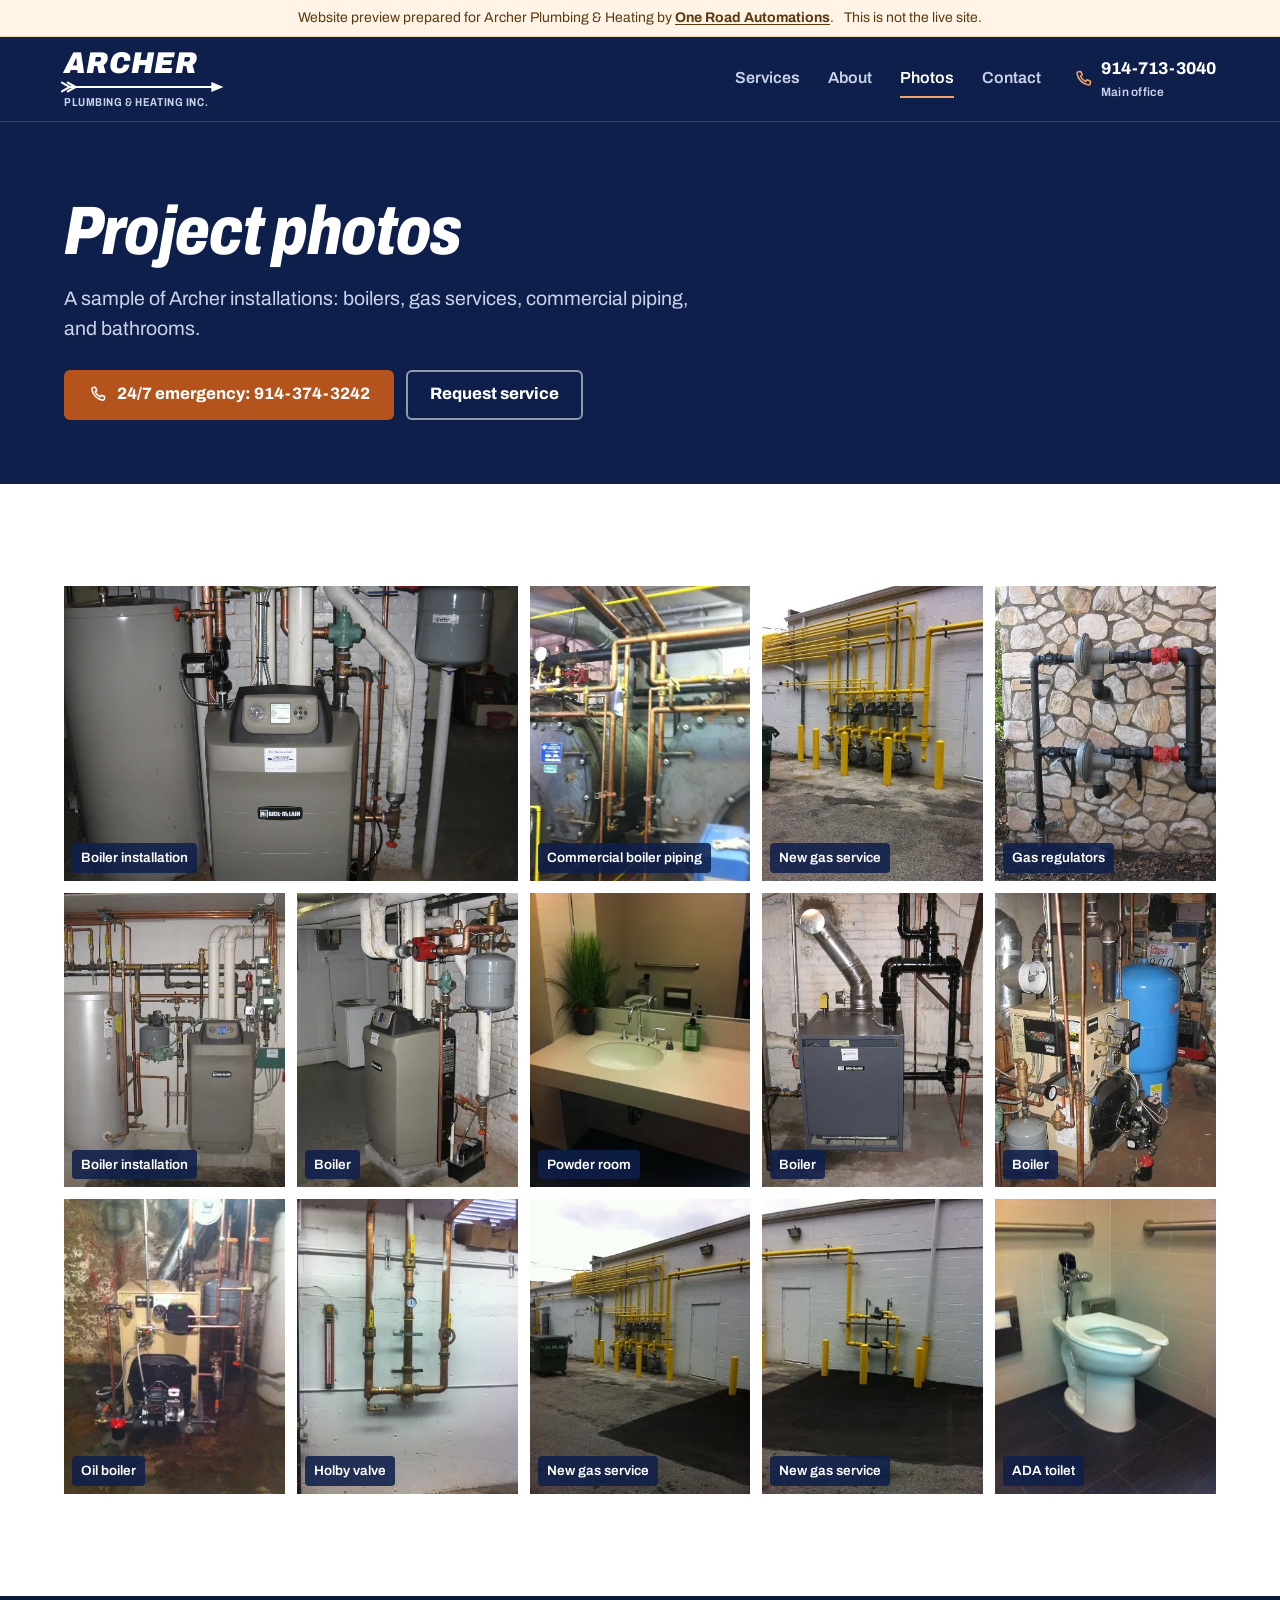
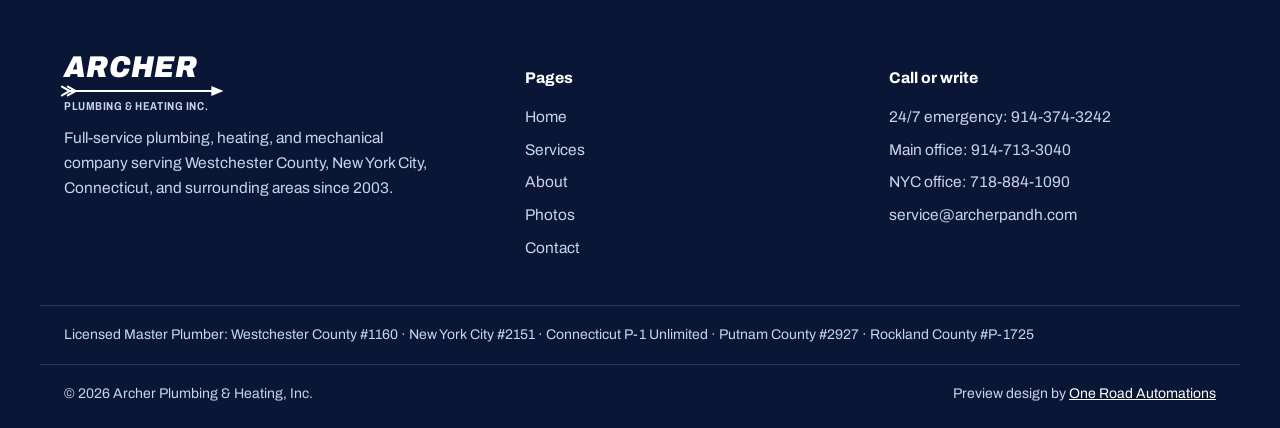
<file: preview/archer/photos.html>
<!DOCTYPE html>
<html lang="en">
<head>
<meta charset="UTF-8" />
<meta name="viewport" content="width=device-width, initial-scale=1.0, viewport-fit=cover" />
<title>Project photos | Archer Plumbing &amp; Heating (preview)</title>
<meta name="description" content="Boiler installations, new gas services, commercial boiler piping, and bathrooms by Archer Plumbing & Heating." />
<meta name="robots" content="noindex, nofollow" />
<meta name="theme-color" content="#0F1F4B" />
<link rel="icon" href="favicon.svg" type="image/svg+xml" />
<link rel="preconnect" href="https://fonts.googleapis.com" />
<link rel="preconnect" href="https://fonts.gstatic.com" crossorigin />
<link href="https://fonts.googleapis.com/css2?family=Archivo:ital,wdth,wght@0,62..125,400..900;1,62..125,400..900&amp;display=swap" rel="stylesheet" />
<link rel="stylesheet" href="styles.css" />
</head>
<body>
<a class="skip-link" href="#main">Skip to content</a>
<svg width="0" height="0" style="position:absolute" aria-hidden="true" focusable="false"><defs>
<symbol id="i-phone" viewBox="0 0 24 24"><path d="M6.6 3.2 9.4 3l1.7 4.1-2.1 1.6a12 12 0 0 0 6.3 6.3l1.6-2.1 4.1 1.7-.2 2.8a2 2 0 0 1-2.1 1.8A16.5 16.5 0 0 1 4.8 5.3a2 2 0 0 1 1.8-2.1Z"/></symbol>
<symbol id="i-message" viewBox="0 0 24 24"><path d="M4 6.5C4 5.1 5.1 4 6.5 4h11C18.9 4 20 5.1 20 6.5v8c0 1.4-1.1 2.5-2.5 2.5H10l-4.5 3.5V17H6.5C5.1 17 4 15.9 4 14.5Z"/></symbol>
<symbol id="i-arrow" viewBox="0 0 24 24"><path d="M4 12h15m-6-6 6 6-6 6"/></symbol>
<symbol id="i-check" viewBox="0 0 24 24"><path d="M5 12.5 9.5 17 19 7.5"/></symbol>
<symbol id="i-badge" viewBox="0 0 24 24"><circle cx="12" cy="9" r="5.5"/><path d="m8.5 13.5-1.5 7 5-2.5 5 2.5-1.5-7"/></symbol>
<symbol id="i-truck" viewBox="0 0 24 24"><path d="M2.5 6.5h11v9h-11zM13.5 9.5h4l3 3.2v2.8h-7"/><circle cx="6.5" cy="17" r="1.8"/><circle cx="17" cy="17" r="1.8"/></symbol>
<symbol id="i-flame" viewBox="0 0 24 24"><path d="M12 21c-3.6 0-6-2.4-6-5.6 0-3.1 2.4-4.9 3.5-7.4.4 1.6 1.2 2.6 2.3 3.2C11.6 8 12.8 5.2 15 3c.3 3.4 3 5.6 3 10.2C18 17.4 15.6 21 12 21Z"/></symbol>
<symbol id="i-mail" viewBox="0 0 24 24"><rect x="3" y="5" width="18" height="14" rx="2.5"/><path d="m4 7 8 6 8-6"/></symbol>
<symbol id="i-close" viewBox="0 0 24 24"><path d="M6 6l12 12M18 6 6 18"/></symbol>
</defs></svg>
<div class="preview-bar"><div class="wrap"><span>Website preview prepared for Archer Plumbing &amp; Heating by <a href="https://oneroadautomations.com/">One Road Automations</a>.</span><span>This is not the live site.</span></div></div>
<header class="site-header">
  <div class="wrap header-inner">
    <a class="logo" href="index.html" aria-label="Archer Plumbing &amp; Heating, Inc., home"><span class="logo-word">ARCHER</span><svg class="logo-arrow" viewBox="0 0 168 12" aria-hidden="true"><g fill="none" stroke="currentColor" stroke-width="2.2" stroke-linecap="round"><path d="M10 6h148"/><path d="M2 1.5 10 6 2 10.5M8 1.5 16 6 8 10.5"/></g><path d="M155 .8 167.5 6 155 11.2Z" fill="currentColor"/></svg><span class="logo-sub">PLUMBING &amp; HEATING INC.</span></a>
    <nav class="nav" id="nav" aria-label="Primary">
      <a href="services.html">Services</a>
      <a href="about.html">About</a>
      <a href="photos.html" aria-current="page">Photos</a>
      <a href="contact.html">Contact</a>
    </nav>
    <a class="header-phone" href="tel:+19147133040"><svg class="icon"><use href="#i-phone"/></svg><span>914-713-3040<small>Main office</small></span></a>
    <button class="nav-toggle" id="navToggle" aria-label="Open menu" aria-expanded="false" aria-controls="nav"><span></span><span></span><span></span></button>
  </div>
</header>

<main id="main">
  <section class="page-hero">
    <div class="wrap">
      <h1 class="page-title">Project photos</h1>
      <p class="lede">A sample of Archer installations: boilers, gas services, commercial piping, and bathrooms.</p>
      <div class="actions">
        <a class="btn btn-copper" href="tel:+19143743242"><svg class="icon"><use href="#i-phone"/></svg>24/7 emergency: 914-374-3242</a>
        <a class="btn btn-ghost-light" href="contact.html">Request service</a>
      </div>
    </div>
  </section>

  <section class="section">
    <div class="wrap">
      <div class="gallery">
        <button type="button" class="wide" data-full="img/hero-boiler.webp" data-caption="Boiler installation"><img src="img/hero-boiler.webp" alt="Boiler installation" decoding="async" /><span>Boiler installation</span></button>
        <button type="button" data-full="img/commercial-boiler-piping.webp" data-caption="Commercial boiler piping"><img src="img/commercial-boiler-piping.webp" alt="Commercial boiler piping" loading="lazy" decoding="async" /><span>Commercial boiler piping</span></button>
        <button type="button" data-full="img/new-gas-service-1.webp" data-caption="New gas service"><img src="img/new-gas-service-1.webp" alt="New gas service" loading="lazy" decoding="async" /><span>New gas service</span></button>
        <button type="button" data-full="img/gas-regulators.webp" data-caption="Gas regulators"><img src="img/gas-regulators.webp" alt="Gas regulators" loading="lazy" decoding="async" /><span>Gas regulators</span></button>
        <button type="button" data-full="img/ultra-install.webp" data-caption="Boiler installation"><img src="img/ultra-install.webp" alt="Boiler installation" loading="lazy" decoding="async" /><span>Boiler installation</span></button>
        <button type="button" data-full="img/boiler-4.webp" data-caption="Boiler"><img src="img/boiler-4.webp" alt="Boiler" loading="lazy" decoding="async" /><span>Boiler</span></button>
        <button type="button" data-full="img/powder-room.webp" data-caption="Powder room"><img src="img/powder-room.webp" alt="Powder room" loading="lazy" decoding="async" /><span>Powder room</span></button>
        <button type="button" data-full="img/boiler-2.webp" data-caption="Boiler"><img src="img/boiler-2.webp" alt="Boiler" loading="lazy" decoding="async" /><span>Boiler</span></button>
        <button type="button" data-full="img/boiler-3.webp" data-caption="Boiler"><img src="img/boiler-3.webp" alt="Boiler" loading="lazy" decoding="async" /><span>Boiler</span></button>
        <button type="button" data-full="img/oil-boiler.webp" data-caption="Oil boiler"><img src="img/oil-boiler.webp" alt="Oil boiler" loading="lazy" decoding="async" /><span>Oil boiler</span></button>
        <button type="button" data-full="img/holby-valve.webp" data-caption="Holby valve"><img src="img/holby-valve.webp" alt="Holby valve" loading="lazy" decoding="async" /><span>Holby valve</span></button>
        <button type="button" data-full="img/new-gas-service-2.webp" data-caption="New gas service"><img src="img/new-gas-service-2.webp" alt="New gas service" loading="lazy" decoding="async" /><span>New gas service</span></button>
        <button type="button" data-full="img/new-gas-service-3.webp" data-caption="New gas service"><img src="img/new-gas-service-3.webp" alt="New gas service" loading="lazy" decoding="async" /><span>New gas service</span></button>
        <button type="button" data-full="img/ada-toilet.webp" data-caption="ADA toilet"><img src="img/ada-toilet.webp" alt="ADA toilet" loading="lazy" decoding="async" /><span>ADA toilet</span></button>
      </div>
    </div>
  </section>
  <dialog class="lightbox" id="lightbox" aria-label="Photo">
    <img src="img/hero-boiler.webp" alt="Boiler installation" />
    <p></p>
    <button class="lightbox-close" type="button" aria-label="Close photo"><svg class="icon"><use href="#i-close"/></svg></button>
  </dialog>
</main>

<footer class="site-footer">
  <div class="wrap footer-inner">
    <div>
      <a class="logo" href="index.html" aria-label="Archer Plumbing &amp; Heating, Inc., home"><span class="logo-word">ARCHER</span><svg class="logo-arrow" viewBox="0 0 168 12" aria-hidden="true"><g fill="none" stroke="currentColor" stroke-width="2.2" stroke-linecap="round"><path d="M10 6h148"/><path d="M2 1.5 10 6 2 10.5M8 1.5 16 6 8 10.5"/></g><path d="M155 .8 167.5 6 155 11.2Z" fill="currentColor"/></svg><span class="logo-sub">PLUMBING &amp; HEATING INC.</span></a>
      <p>Full-service plumbing, heating, and mechanical company serving Westchester County, New York City, Connecticut, and surrounding areas since 2003.</p>
    </div>
    <nav class="footer-col" aria-label="Pages">
      <p class="footer-h">Pages</p>
      <a href="index.html">Home</a>
      <a href="services.html">Services</a>
      <a href="about.html">About</a>
      <a href="photos.html">Photos</a>
      <a href="contact.html">Contact</a>
    </nav>
    <div class="footer-col">
      <p class="footer-h">Call or write</p>
      <a href="tel:+19143743242">24/7 emergency: <span class="num">914-374-3242</span></a>
      <a href="tel:+19147133040">Main office: <span class="num">914-713-3040</span></a>
      <a href="tel:+17188841090">NYC office: <span class="num">718-884-1090</span></a>
      <a href="mailto:service@archerpandh.com">service@archerpandh.com</a>
    </div>
  </div>
  <div class="wrap footer-lic">Licensed Master Plumber: Westchester County #1160 · New York City #2151 · Connecticut P-1 Unlimited · Putnam County #2927 · Rockland County #P-1725</div>
  <div class="wrap footer-bottom"><span>© <span id="year">2026</span> Archer Plumbing &amp; Heating, Inc.</span><span>Preview design by <a href="https://oneroadautomations.com/">One Road Automations</a></span></div>
</footer>

<div class="mobile-bar">
  <a class="btn btn-copper" href="tel:+19143743242"><svg class="icon"><use href="#i-phone"/></svg>24/7 Emergency</a>
  <a class="btn btn-ghost-light" href="tel:+19147133040">Call office</a>
</div>

<script src="script.js" defer></script>
</body>
</html>
</file>
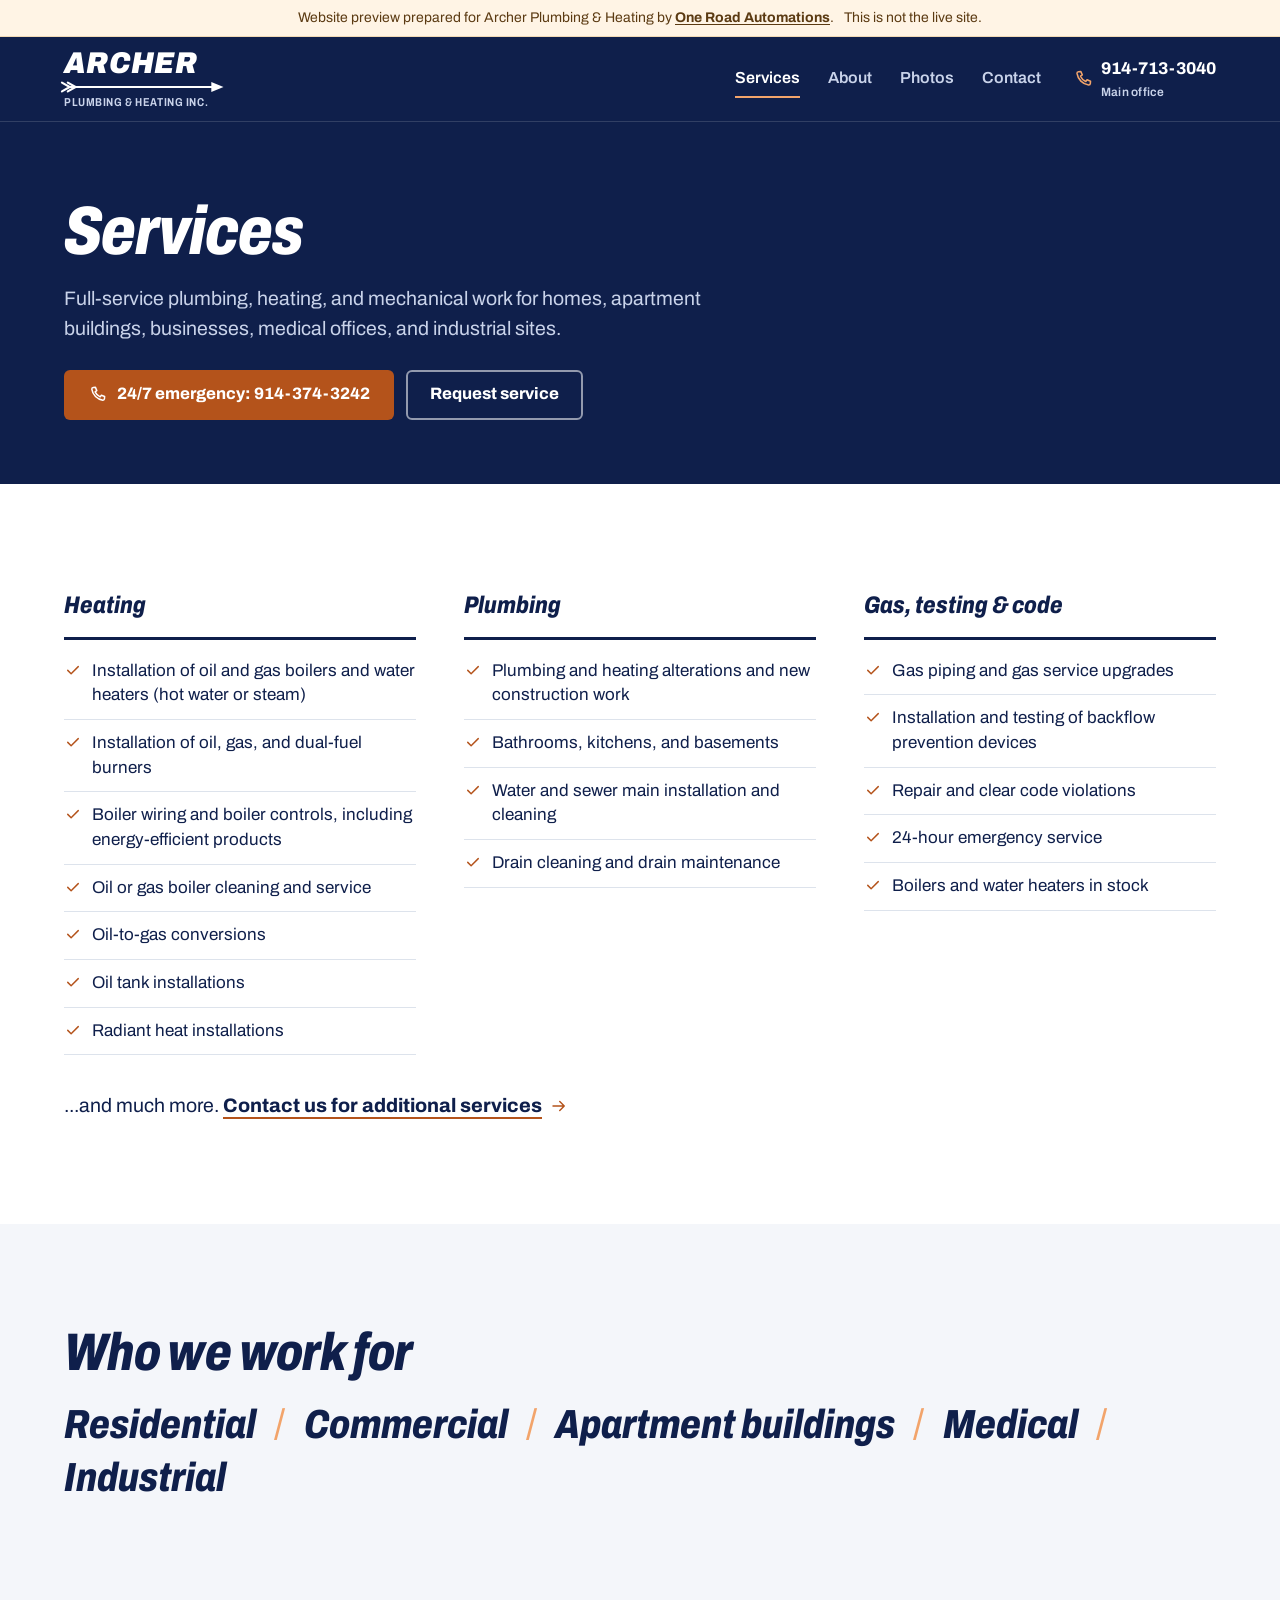
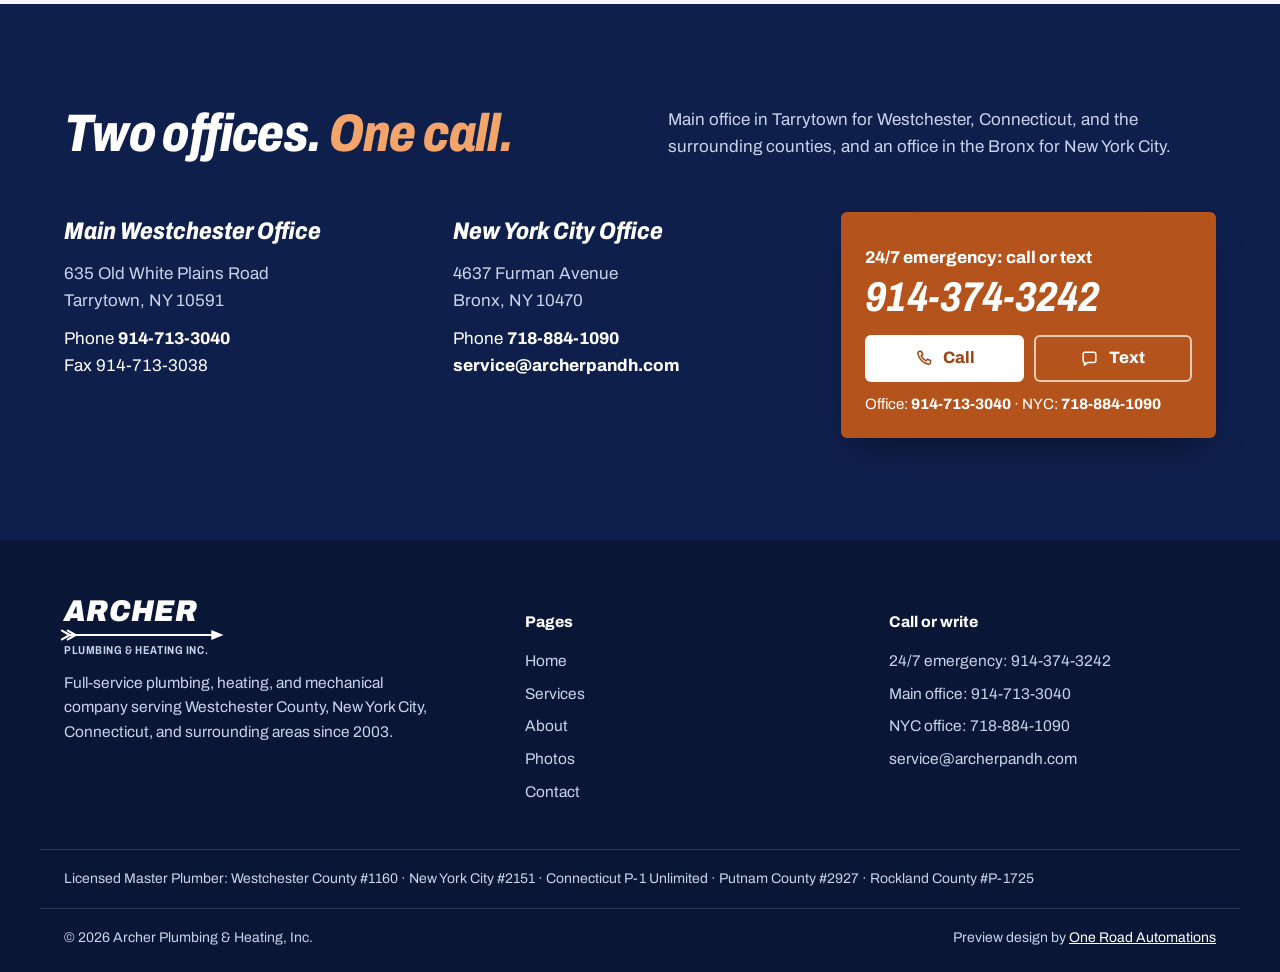
<file: preview/archer/services.html>
<!DOCTYPE html>
<html lang="en">
<head>
<meta charset="UTF-8" />
<meta name="viewport" content="width=device-width, initial-scale=1.0, viewport-fit=cover" />
<title>Services | Archer Plumbing &amp; Heating (preview)</title>
<meta name="description" content="Boilers, burners, oil-to-gas conversions, gas piping, backflow testing, drains, water and sewer mains, bathrooms and kitchens." />
<meta name="robots" content="noindex, nofollow" />
<meta name="theme-color" content="#0F1F4B" />
<link rel="icon" href="favicon.svg" type="image/svg+xml" />
<link rel="preconnect" href="https://fonts.googleapis.com" />
<link rel="preconnect" href="https://fonts.gstatic.com" crossorigin />
<link href="https://fonts.googleapis.com/css2?family=Archivo:ital,wdth,wght@0,62..125,400..900;1,62..125,400..900&amp;display=swap" rel="stylesheet" />
<link rel="stylesheet" href="styles.css" />
</head>
<body>
<a class="skip-link" href="#main">Skip to content</a>
<svg width="0" height="0" style="position:absolute" aria-hidden="true" focusable="false"><defs>
<symbol id="i-phone" viewBox="0 0 24 24"><path d="M6.6 3.2 9.4 3l1.7 4.1-2.1 1.6a12 12 0 0 0 6.3 6.3l1.6-2.1 4.1 1.7-.2 2.8a2 2 0 0 1-2.1 1.8A16.5 16.5 0 0 1 4.8 5.3a2 2 0 0 1 1.8-2.1Z"/></symbol>
<symbol id="i-message" viewBox="0 0 24 24"><path d="M4 6.5C4 5.1 5.1 4 6.5 4h11C18.9 4 20 5.1 20 6.5v8c0 1.4-1.1 2.5-2.5 2.5H10l-4.5 3.5V17H6.5C5.1 17 4 15.9 4 14.5Z"/></symbol>
<symbol id="i-arrow" viewBox="0 0 24 24"><path d="M4 12h15m-6-6 6 6-6 6"/></symbol>
<symbol id="i-check" viewBox="0 0 24 24"><path d="M5 12.5 9.5 17 19 7.5"/></symbol>
<symbol id="i-badge" viewBox="0 0 24 24"><circle cx="12" cy="9" r="5.5"/><path d="m8.5 13.5-1.5 7 5-2.5 5 2.5-1.5-7"/></symbol>
<symbol id="i-truck" viewBox="0 0 24 24"><path d="M2.5 6.5h11v9h-11zM13.5 9.5h4l3 3.2v2.8h-7"/><circle cx="6.5" cy="17" r="1.8"/><circle cx="17" cy="17" r="1.8"/></symbol>
<symbol id="i-flame" viewBox="0 0 24 24"><path d="M12 21c-3.6 0-6-2.4-6-5.6 0-3.1 2.4-4.9 3.5-7.4.4 1.6 1.2 2.6 2.3 3.2C11.6 8 12.8 5.2 15 3c.3 3.4 3 5.6 3 10.2C18 17.4 15.6 21 12 21Z"/></symbol>
<symbol id="i-mail" viewBox="0 0 24 24"><rect x="3" y="5" width="18" height="14" rx="2.5"/><path d="m4 7 8 6 8-6"/></symbol>
<symbol id="i-close" viewBox="0 0 24 24"><path d="M6 6l12 12M18 6 6 18"/></symbol>
</defs></svg>
<div class="preview-bar"><div class="wrap"><span>Website preview prepared for Archer Plumbing &amp; Heating by <a href="https://oneroadautomations.com/">One Road Automations</a>.</span><span>This is not the live site.</span></div></div>
<header class="site-header">
  <div class="wrap header-inner">
    <a class="logo" href="index.html" aria-label="Archer Plumbing &amp; Heating, Inc., home"><span class="logo-word">ARCHER</span><svg class="logo-arrow" viewBox="0 0 168 12" aria-hidden="true"><g fill="none" stroke="currentColor" stroke-width="2.2" stroke-linecap="round"><path d="M10 6h148"/><path d="M2 1.5 10 6 2 10.5M8 1.5 16 6 8 10.5"/></g><path d="M155 .8 167.5 6 155 11.2Z" fill="currentColor"/></svg><span class="logo-sub">PLUMBING &amp; HEATING INC.</span></a>
    <nav class="nav" id="nav" aria-label="Primary">
      <a href="services.html" aria-current="page">Services</a>
      <a href="about.html">About</a>
      <a href="photos.html">Photos</a>
      <a href="contact.html">Contact</a>
    </nav>
    <a class="header-phone" href="tel:+19147133040"><svg class="icon"><use href="#i-phone"/></svg><span>914-713-3040<small>Main office</small></span></a>
    <button class="nav-toggle" id="navToggle" aria-label="Open menu" aria-expanded="false" aria-controls="nav"><span></span><span></span><span></span></button>
  </div>
</header>

<main id="main">
  <section class="page-hero">
    <div class="wrap">
      <h1 class="page-title">Services</h1>
      <p class="lede">Full-service plumbing, heating, and mechanical work for homes, apartment buildings, businesses, medical offices, and industrial sites.</p>
      <div class="actions">
        <a class="btn btn-copper" href="tel:+19143743242"><svg class="icon"><use href="#i-phone"/></svg>24/7 emergency: 914-374-3242</a>
        <a class="btn btn-ghost-light" href="contact.html">Request service</a>
      </div>
    </div>
  </section>

  <section class="section">
    <div class="wrap">
      <h2 class="sr-only">All services</h2>
      <div class="svc-index">
      <div class="svc-group">
        <h3>Heating</h3>
        <ul>
          <li><svg class="icon"><use href="#i-check"/></svg>Installation of oil and gas boilers and water heaters (hot water or steam)</li>
          <li><svg class="icon"><use href="#i-check"/></svg>Installation of oil, gas, and dual-fuel burners</li>
          <li><svg class="icon"><use href="#i-check"/></svg>Boiler wiring and boiler controls, including energy-efficient products</li>
          <li><svg class="icon"><use href="#i-check"/></svg>Oil or gas boiler cleaning and service</li>
          <li><svg class="icon"><use href="#i-check"/></svg>Oil-to-gas conversions</li>
          <li><svg class="icon"><use href="#i-check"/></svg>Oil tank installations</li>
          <li><svg class="icon"><use href="#i-check"/></svg>Radiant heat installations</li>
        </ul>
      </div>
      <div class="svc-group">
        <h3>Plumbing</h3>
        <ul>
          <li><svg class="icon"><use href="#i-check"/></svg>Plumbing and heating alterations and new construction work</li>
          <li><svg class="icon"><use href="#i-check"/></svg>Bathrooms, kitchens, and basements</li>
          <li><svg class="icon"><use href="#i-check"/></svg>Water and sewer main installation and cleaning</li>
          <li><svg class="icon"><use href="#i-check"/></svg>Drain cleaning and drain maintenance</li>
        </ul>
      </div>
      <div class="svc-group">
        <h3>Gas, testing & code</h3>
        <ul>
          <li><svg class="icon"><use href="#i-check"/></svg>Gas piping and gas service upgrades</li>
          <li><svg class="icon"><use href="#i-check"/></svg>Installation and testing of backflow prevention devices</li>
          <li><svg class="icon"><use href="#i-check"/></svg>Repair and clear code violations</li>
          <li><svg class="icon"><use href="#i-check"/></svg>24-hour emergency service</li>
          <li><svg class="icon"><use href="#i-check"/></svg>Boilers and water heaters in stock</li>
        </ul>
      </div>
    </div>
      <p class="lede" style="margin-top:36px">...and much more. <a class="link-arrow" href="contact.html">Contact us for additional services<svg class="icon"><use href="#i-arrow"/></svg></a></p>
    </div>
  </section>

  <section class="section section-paper" aria-label="Who we serve">
    <div class="wrap">
      <h2 class="h2" style="margin-bottom:22px">Who we work for</h2>
      <ul class="serve" style="color:var(--navy)"><li>Residential</li><li>Commercial</li><li>Apartment buildings</li><li>Medical</li><li>Industrial</li></ul>
    </div>
  </section>

  <section class="section section-navy" id="offices">
    <div class="wrap">
      <div class="section-head">
        <h2 class="h2">Two offices. <span class="copper-text">One call.</span></h2>
        <p>Main office in Tarrytown for Westchester, Connecticut, and the surrounding counties, and an office in the Bronx for New York City.</p>
      </div>
      <div class="offices">
        <div class="office">
          <h3>Main Westchester Office</h3>
          <address>635 Old White Plains Road<br />Tarrytown, NY 10591</address>
          <p>Phone <a class="num" href="tel:+19147133040">914-713-3040</a><br />Fax <span class="num">914-713-3038</span></p>
        </div>
        <div class="office">
          <h3>New York City Office</h3>
          <address>4637 Furman Avenue<br />Bronx, NY 10470</address>
          <p>Phone <a class="num" href="tel:+17188841090">718-884-1090</a><br /><a href="mailto:service@archerpandh.com">service@archerpandh.com</a></p>
        </div>
        <div class="office">
          <div class="target">
        <p class="target-label">24/7 emergency: call or text</p>
        <a class="target-number num" href="tel:+19143743242">914-374-3242</a>
        <div class="target-actions">
          <a class="btn" href="tel:+19143743242"><svg class="icon"><use href="#i-phone"/></svg>Call</a>
          <a class="btn" href="sms:+19143743242"><svg class="icon"><use href="#i-message"/></svg>Text</a>
        </div>
        <p class="target-office">Office: <a class="num" href="tel:+19147133040">914-713-3040</a> · NYC: <a class="num" href="tel:+17188841090">718-884-1090</a></p>
      </div>
        </div>
      </div>
    </div>
  </section>
</main>

<footer class="site-footer">
  <div class="wrap footer-inner">
    <div>
      <a class="logo" href="index.html" aria-label="Archer Plumbing &amp; Heating, Inc., home"><span class="logo-word">ARCHER</span><svg class="logo-arrow" viewBox="0 0 168 12" aria-hidden="true"><g fill="none" stroke="currentColor" stroke-width="2.2" stroke-linecap="round"><path d="M10 6h148"/><path d="M2 1.5 10 6 2 10.5M8 1.5 16 6 8 10.5"/></g><path d="M155 .8 167.5 6 155 11.2Z" fill="currentColor"/></svg><span class="logo-sub">PLUMBING &amp; HEATING INC.</span></a>
      <p>Full-service plumbing, heating, and mechanical company serving Westchester County, New York City, Connecticut, and surrounding areas since 2003.</p>
    </div>
    <nav class="footer-col" aria-label="Pages">
      <p class="footer-h">Pages</p>
      <a href="index.html">Home</a>
      <a href="services.html">Services</a>
      <a href="about.html">About</a>
      <a href="photos.html">Photos</a>
      <a href="contact.html">Contact</a>
    </nav>
    <div class="footer-col">
      <p class="footer-h">Call or write</p>
      <a href="tel:+19143743242">24/7 emergency: <span class="num">914-374-3242</span></a>
      <a href="tel:+19147133040">Main office: <span class="num">914-713-3040</span></a>
      <a href="tel:+17188841090">NYC office: <span class="num">718-884-1090</span></a>
      <a href="mailto:service@archerpandh.com">service@archerpandh.com</a>
    </div>
  </div>
  <div class="wrap footer-lic">Licensed Master Plumber: Westchester County #1160 · New York City #2151 · Connecticut P-1 Unlimited · Putnam County #2927 · Rockland County #P-1725</div>
  <div class="wrap footer-bottom"><span>© <span id="year">2026</span> Archer Plumbing &amp; Heating, Inc.</span><span>Preview design by <a href="https://oneroadautomations.com/">One Road Automations</a></span></div>
</footer>

<div class="mobile-bar">
  <a class="btn btn-copper" href="tel:+19143743242"><svg class="icon"><use href="#i-phone"/></svg>24/7 Emergency</a>
  <a class="btn btn-ghost-light" href="tel:+19147133040">Call office</a>
</div>

<script src="script.js" defer></script>
</body>
</html>
</file>
<file: preview/archer/styles.css>
/* =====================================================================
   Archer Plumbing & Heating — their navy + arrow, modernized.
   Archivo (variable width/weight/italic). Copper is reserved for the
   emergency and primary actions. Motion: one authored arrow draw on load,
   short ease-out UI feedback, reduced motion respected.
   ===================================================================== */

:root {
  --navy:      #0F1F4B;
  --navy-2:    #16295E;
  --navy-line: rgba(255, 255, 255, .14);
  --on-navy:   #C9D3EA;
  --ink:       #0F1F4B;
  --ink-2:     #2B3A58;
  --muted:     #4B5A73;
  --paper:     #F4F6FA;
  --line:      #DDE3EC;
  --line-2:    #C6CFDC;
  --copper:    #B4531B;
  --copper-hi: #9E4615;
  --copper-lt: #F2A46B;

  --font: "Archivo", ui-sans-serif, system-ui, -apple-system, "Segoe UI", sans-serif;
  --maxw: 1200px;
  --radius: 6px;
  --shadow: 0 1px 3px rgba(0, 0, 0, .06), 0 10px 22px -12px rgba(0, 0, 0, .22);

  --ease-out: cubic-bezier(0.23, 1, 0.32, 1);
  --ease-in-out: cubic-bezier(0.77, 0, 0.175, 1);
  color-scheme: light;
}

*, *::before, *::after { box-sizing: border-box; }
html { scroll-behavior: smooth; scroll-padding-top: 90px; -webkit-text-size-adjust: 100%; scrollbar-color: var(--navy) var(--paper); }
body { margin: 0; background: #fff; color: var(--ink); font-family: var(--font); font-size: 17px; line-height: 1.6; -webkit-font-smoothing: antialiased; -webkit-tap-highlight-color: transparent; caret-color: var(--copper); }
img, svg { display: block; max-width: 100%; }
a { color: inherit; }
h1, h2, h3 { margin: 0; text-wrap: balance; }
p { margin: 0; text-wrap: pretty; }
ul, ol { margin: 0; padding: 0; list-style: none; }
button, input, select, textarea { font: inherit; color: inherit; }
::selection { background: #FBD9C0; color: var(--navy); }
:focus-visible { outline: 3px solid var(--copper-lt); outline-offset: 3px; border-radius: 3px; }

.wrap { width: 100%; max-width: var(--maxw); margin-inline: auto; padding-inline: 24px; }
.skip-link { position: absolute; left: -9999px; top: 0; z-index: 300; background: #fff; color: var(--navy); padding: 10px 16px; font-weight: 700; }
.skip-link:focus { left: 0; }
.icon { width: 20px; height: 20px; flex: none; fill: none; stroke: currentColor; stroke-width: 1.9; stroke-linecap: round; stroke-linejoin: round; }
.num { font-variant-numeric: tabular-nums; white-space: nowrap; }

/* ---------- Type ---------- */
.display, .h2, .page-title {
  font-style: italic; font-stretch: 78%; font-weight: 820; letter-spacing: -0.012em; line-height: .98;
}
.display { font-size: clamp(2.7rem, 1.2rem + 5vw, 5.6rem); }
.h2 { font-size: clamp(2rem, 1.25rem + 2.6vw, 3.3rem); line-height: 1.02; }
.page-title { font-size: clamp(2.5rem, 1.4rem + 3.6vw, 4.4rem); }
.lede { font-size: clamp(1.06rem, 1rem + .4vw, 1.22rem); line-height: 1.55; max-width: 60ch; }
.copper-text { color: var(--copper-lt); }
.copper-ink { color: var(--copper); }
.sr-only { position: absolute; width: 1px; height: 1px; padding: 0; margin: -1px; overflow: hidden; clip: rect(0 0 0 0); white-space: nowrap; border: 0; }

/* ---------- Preview banner (One Road Automations) ---------- */
.preview-bar { background: #FFF4E5; color: #5B3A12; font-size: 14px; line-height: 1.4; border-bottom: 1px solid #F1D9B5; }
.preview-bar .wrap { display: flex; flex-wrap: wrap; justify-content: center; gap: 4px 10px; padding-block: 8px; text-align: center; }
.preview-bar a { font-weight: 700; color: #5B3A12; text-underline-offset: 2px; }

/* ---------- Buttons ---------- */
.btn {
  display: inline-flex; align-items: center; justify-content: center; gap: 10px;
  min-height: 50px; padding: 12px 22px; border: 2px solid transparent; border-radius: var(--radius);
  font-weight: 750; font-size: 16.5px; line-height: 1.15; text-decoration: none; cursor: pointer; white-space: nowrap; user-select: none;
  transition: background-color 160ms ease, border-color 160ms ease, color 160ms ease, transform 160ms var(--ease-out);
}
.btn:active { transform: scale(0.97); }
.btn .icon { width: 19px; height: 19px; }
.btn-copper { background: var(--copper); color: #fff; }
.btn-navy { background: var(--navy); color: #fff; }
.btn-ghost-light { background: transparent; color: #fff; border-color: rgba(255, 255, 255, .55); }
.btn-ghost { background: #fff; color: var(--navy); border-color: var(--line-2); }
.btn-block { width: 100%; }
@media (hover: hover) and (pointer: fine) {
  .btn-copper:hover { background: var(--copper-hi); }
  .btn-navy:hover { background: var(--navy-2); }
  .btn-ghost-light:hover { border-color: #fff; background: rgba(255, 255, 255, .08); }
  .btn-ghost:hover { border-color: var(--navy); }
}
.link-arrow { display: inline-flex; align-items: center; gap: 8px; font-weight: 750; color: var(--navy); text-decoration: underline; text-decoration-thickness: 2px; text-underline-offset: 5px; text-decoration-color: var(--copper); }
.link-arrow .icon { width: 18px; height: 18px; color: var(--copper); }
.on-navy .link-arrow { color: #fff; }

/* ---------- Logo ---------- */
.logo { display: inline-grid; justify-items: start; color: #fff; text-decoration: none; line-height: 1; }
.logo-word { font-style: italic; font-weight: 900; font-stretch: 92%; font-size: 30px; letter-spacing: .01em; }
.logo-arrow { width: 168px; height: 12px; margin: 3px 0 4px -4px; }
.logo-sub { font-weight: 650; font-stretch: 82%; font-size: 11.5px; letter-spacing: .05em; color: var(--on-navy); }

/* ---------- Header ---------- */
.site-header { position: sticky; top: 0; z-index: 80; background: var(--navy); border-bottom: 1px solid var(--navy-line); }
.header-inner { display: flex; align-items: center; gap: 32px; min-height: 84px; }
.nav { display: flex; gap: 28px; margin-left: auto; }
.nav a { color: var(--on-navy); text-decoration: none; font-weight: 600; font-size: 16px; padding: 6px 0; border-bottom: 2px solid transparent; transition: color 160ms ease, border-color 160ms ease; }
.nav a[aria-current="page"] { color: #fff; border-bottom-color: var(--copper-lt); }
@media (hover: hover) and (pointer: fine) { .nav a:hover { color: #fff; } }
.header-phone { display: inline-flex; align-items: center; gap: 8px; color: #fff; text-decoration: none; font-weight: 750; font-size: 17px; }
.header-phone .icon { color: var(--copper-lt); }
.header-phone small { display: block; font-weight: 600; font-size: 12px; color: var(--on-navy); letter-spacing: .02em; }
.nav-toggle { display: none; flex-direction: column; justify-content: center; gap: 5px; width: 46px; height: 46px; margin-left: auto; padding: 11px; background: none; border: 0; cursor: pointer; }
.nav-toggle span { width: 24px; height: 2px; background: #fff; border-radius: 2px; transition: transform 200ms var(--ease-in-out), opacity 150ms ease; }
.nav-toggle[aria-expanded="true"] span:nth-child(1) { transform: translateY(7px) rotate(45deg); }
.nav-toggle[aria-expanded="true"] span:nth-child(2) { opacity: 0; }
.nav-toggle[aria-expanded="true"] span:nth-child(3) { transform: translateY(-7px) rotate(-45deg); }

/* ---------- Home hero: the arrow points at the call ---------- */
.hero { background: var(--navy); color: #fff; padding-top: clamp(36px, 5vw, 64px); }
.hero .lede { margin-top: 24px; color: var(--on-navy); }
.arrow-row { display: grid; grid-template-columns: minmax(0, 1fr) minmax(300px, 380px); align-items: center; margin-top: clamp(28px, 3.4vw, 44px); }
.shaft { position: relative; padding-right: 4px; }
.shaft-line { display: flex; align-items: center; color: var(--copper-lt); }
.shaft-line .fletch { width: 52px; height: 36px; flex: none; }
.shaft-line .line { flex: 1; height: 5px; margin-left: -2px; background: currentColor; border-radius: 3px; }
.shaft-line .head { width: 34px; height: 40px; flex: none; margin-left: -3px; }
.shaft-facts { display: flex; justify-content: space-between; gap: 18px; margin: 0 36px 10px 70px; font-weight: 650; font-size: 15px; color: #fff; line-height: 1.35; }
.shaft-facts li { display: flex; align-items: center; gap: 8px; }
.shaft-facts .icon { width: 18px; height: 18px; color: var(--copper-lt); }
.target { background: var(--copper); color: #fff; border-radius: var(--radius); padding: 22px 24px 24px; box-shadow: 0 18px 36px -18px rgba(0, 0, 0, .55); }
.target-label { font-weight: 750; font-size: 17px; }
.target-number { display: block; margin-top: 6px; font-style: italic; font-stretch: 80%; font-weight: 850; font-size: clamp(2rem, 1.4rem + 1.6vw, 2.6rem); line-height: 1; color: #fff; text-decoration: none; }
.target-actions { display: grid; grid-template-columns: 1fr 1fr; gap: 10px; margin-top: 16px; }
.target-actions .btn { min-height: 46px; padding-inline: 12px; background: #fff; color: var(--copper-hi); border-color: #fff; }
.target-actions .btn + .btn { background: transparent; color: #fff; border-color: rgba(255, 255, 255, .7); }
@media (hover: hover) and (pointer: fine) { .target-actions .btn:hover { background: #FFF1E6; } .target-actions .btn + .btn:hover { background: rgba(255, 255, 255, .1); } }
.target-office { margin-top: 14px; font-size: 15px; color: #fff; }
.target-office a { color: #fff; font-weight: 750; }
.hero-photo { position: relative; margin: clamp(30px, 3.6vw, 46px) 0 0; height: clamp(260px, 34vw, 480px); overflow: hidden; background: #1B2440; }
.hero-photo img { width: 100%; height: 100%; object-fit: cover; object-position: 50% 45%; }
.hero-photo figcaption { position: absolute; left: max(24px, calc((100% - var(--maxw)) / 2 + 24px)); bottom: 18px; background: rgba(15, 31, 75, .86); color: #fff; font-size: 14px; font-weight: 600; padding: 6px 12px; border-radius: 4px; }

/* the one authored moment: the arrow draws toward the call, once */
@media (prefers-reduced-motion: no-preference) {
  .shaft-line { animation: draw 760ms var(--ease-out) 120ms both; }
  @keyframes draw { from { clip-path: inset(0 100% 0 0); } to { clip-path: inset(0 0 0 0); } }
}

/* ---------- Sections ---------- */
.section { padding: clamp(64px, 8vw, 112px) 0; }
.section-paper { background: var(--paper); }
.section-navy { background: var(--navy); color: #fff; }
.section-head { display: grid; grid-template-columns: minmax(0, 1fr) minmax(0, 1fr); gap: 24px 56px; align-items: end; margin-bottom: clamp(36px, 4vw, 52px); }
.section-head p { color: var(--muted); max-width: 52ch; }
.section-navy .section-head p { color: var(--on-navy); }

/* Licenses: ruled table, the proof only Archer has */
.licenses { border-top: 3px solid var(--navy); }
.licenses tr { border-bottom: 1px solid var(--line); }
.licenses table { width: 100%; border-collapse: collapse; }
.licenses th, .licenses td { text-align: left; padding: 18px 8px 18px 0; vertical-align: baseline; }
.licenses th { font-weight: 700; font-size: 18px; }
.licenses td { color: var(--muted); }
.licenses td.lic { text-align: right; font-style: italic; font-stretch: 84%; font-weight: 800; font-size: 22px; color: var(--navy); font-variant-numeric: tabular-nums; white-space: nowrap; }
.certs { display: flex; flex-wrap: wrap; gap: 10px 26px; margin-top: 22px; color: var(--ink-2); font-size: 15.5px; }
.certs li { display: flex; align-items: center; gap: 8px; }
.certs .icon { width: 18px; height: 18px; color: var(--copper); }

/* Services index (ruled columns, not cards) */
.svc-index { display: grid; grid-template-columns: repeat(3, minmax(0, 1fr)); gap: 40px 48px; }
.svc-group h3 { font-style: italic; font-stretch: 82%; font-weight: 800; font-size: 24px; padding-bottom: 12px; border-bottom: 3px solid var(--navy); }
.svc-group ul { margin-top: 8px; }
.svc-group li { display: flex; gap: 10px; padding: 11px 0; border-bottom: 1px solid var(--line); line-height: 1.45; }
.svc-group li .icon { width: 18px; height: 18px; margin-top: 2px; color: var(--copper); }
.svc-note { margin-top: 32px; display: flex; flex-wrap: wrap; align-items: center; gap: 16px 28px; }

/* Who we serve */
.serve { display: flex; flex-wrap: wrap; gap: 6px 0; font-style: italic; font-stretch: 80%; font-weight: 800; font-size: clamp(1.6rem, 1.1rem + 1.8vw, 2.6rem); line-height: 1.15; }
.serve li:not(:last-child)::after { content: "/"; margin: 0 .45em; color: var(--copper-lt); font-style: normal; font-weight: 400; }

/* Recent work mosaic */
.work { display: grid; grid-template-columns: repeat(4, minmax(0, 1fr)); grid-auto-rows: 220px; gap: 12px; }
.work figure { position: relative; margin: 0; overflow: hidden; background: #DDE3EC; }
.work figure.tall { grid-row: span 2; }
.work figure.wide { grid-column: span 2; }
.work img { width: 100%; height: 100%; object-fit: cover; }
.work figcaption { position: absolute; left: 10px; bottom: 10px; background: rgba(15, 31, 75, .86); color: #fff; font-size: 13.5px; font-weight: 600; padding: 4px 10px; border-radius: 4px; }

/* Press & memberships */
.press { display: grid; grid-template-columns: auto 1fr; gap: 12px 40px; align-items: baseline; padding: 28px 0; border-block: 1px solid var(--line); }
.press h2 { font-size: 17px; font-weight: 750; color: var(--muted); }
.press ul { display: flex; flex-wrap: wrap; gap: 8px 28px; font-weight: 650; }
.press li span { color: var(--muted); font-weight: 500; }

/* Offices + emergency */
.offices { display: grid; grid-template-columns: repeat(2, minmax(0, 1fr)) minmax(0, 1.05fr); gap: 32px; }
.office h3 { font-style: italic; font-stretch: 84%; font-weight: 800; font-size: 24px; }
.office address { font-style: normal; margin-top: 10px; color: var(--on-navy); }
.office a { color: #fff; font-weight: 750; text-decoration: none; }
.office a:hover { text-decoration: underline; }
.office p { margin-top: 10px; }
.office .target { padding: 22px 24px; }

/* ---------- Inner pages ---------- */
.page-hero { background: var(--navy); color: #fff; padding: clamp(48px, 6vw, 80px) 0 clamp(44px, 5vw, 64px); }
.page-hero .lede { margin-top: 18px; color: var(--on-navy); }
.page-hero .actions { margin-top: 26px; }
.actions { display: flex; flex-wrap: wrap; gap: 12px; }
.prose { max-width: 70ch; }
.prose p + p { margin-top: 16px; }
.prose p { color: var(--ink-2); font-size: 18px; }
.two-col { display: grid; grid-template-columns: minmax(0, 1.1fr) minmax(0, .9fr); gap: clamp(32px, 6vw, 80px); align-items: start; }
.facts-list { display: grid; gap: 0; border-top: 3px solid var(--navy); }
.facts-list li { display: flex; justify-content: space-between; gap: 16px; padding: 14px 0; border-bottom: 1px solid var(--line); }
.facts-list b { font-style: italic; font-stretch: 84%; font-weight: 800; font-size: 20px; color: var(--navy); }

/* Gallery */
.gallery { display: grid; grid-template-columns: repeat(5, minmax(0, 1fr)); gap: 12px; }
.gallery button.wide { grid-column: span 2; aspect-ratio: auto; }
/* the wide tile takes the row height set by its 3:4 neighbours, not its own image */
.gallery button.wide { contain: size; }
.gallery button { position: relative; display: block; width: 100%; aspect-ratio: 3 / 4; padding: 0; border: 0; background: #DDE3EC; cursor: zoom-in; overflow: hidden; }
.gallery img { width: 100%; height: 100%; object-fit: cover; transition: transform 300ms var(--ease-out); }
@media (hover: hover) and (pointer: fine) { .gallery button:hover img { transform: scale(1.03); } }
.gallery span { position: absolute; left: 8px; bottom: 8px; background: rgba(15, 31, 75, .86); color: #fff; font-size: 13.5px; font-weight: 600; padding: 4px 9px; border-radius: 4px; }
/* Modal: centered origin; opens 220ms, closes faster (150ms) */
.lightbox { padding: 0; border: 0; background: transparent; max-width: min(92vw, 1000px); max-height: 90vh; overflow: visible; opacity: 0; transform: scale(0.97); transition: opacity 150ms var(--ease-out), transform 150ms var(--ease-out), overlay 150ms allow-discrete, display 150ms allow-discrete; }
.lightbox[open] { display: grid; opacity: 1; transform: none; transition: opacity 220ms var(--ease-out), transform 220ms var(--ease-out), overlay 220ms allow-discrete, display 220ms allow-discrete; }
@starting-style { .lightbox[open] { opacity: 0; transform: scale(0.97); } }
.lightbox::backdrop { background: rgba(8, 14, 34, .82); }
.lightbox img { max-width: 100%; max-height: 82vh; object-fit: contain; background: #111; }
.lightbox p { margin-top: 10px; color: #fff; font-weight: 600; text-align: center; }
.lightbox-close { position: absolute; top: 10px; right: 10px; width: 44px; height: 44px; border: 0; border-radius: 50%; background: rgba(15, 31, 75, .9); color: #fff; cursor: pointer; display: grid; place-items: center; }

/* Contact form (preview demo) */
.form { display: grid; gap: 16px; background: #fff; border: 1px solid var(--line-2); border-radius: var(--radius); padding: clamp(22px, 3vw, 32px); }
.form-row { display: grid; grid-template-columns: 1fr 1fr; gap: 16px; }
.form-row.three { grid-template-columns: 1.4fr .6fr .8fr; }
.field { display: grid; gap: 6px; }
.field > span { font-weight: 700; font-size: 15.5px; }
.field input, .field select, .field textarea { width: 100%; min-height: 50px; padding: 12px 14px; font-size: 16px; background: #fff; border: 1px solid var(--line-2); border-radius: var(--radius); }
.field textarea { min-height: 130px; resize: vertical; }
.field select { appearance: none; -webkit-appearance: none; padding-right: 42px; background-image: url("data:image/svg+xml,%3Csvg xmlns='http://www.w3.org/2000/svg' viewBox='0 0 24 24' fill='none' stroke='%234B5A73' stroke-width='2' stroke-linecap='round' stroke-linejoin='round'%3E%3Cpath d='m6 9 6 6 6-6'/%3E%3C/svg%3E"); background-repeat: no-repeat; background-position: right 14px center; background-size: 18px; }
.field ::placeholder { color: var(--muted); opacity: 1; }
.field input:focus, .field select:focus, .field textarea:focus { outline: none; border-color: var(--navy); box-shadow: 0 0 0 3px rgba(15, 31, 75, .15); }
.form-demo { margin-top: -6px; font-size: 15px; color: var(--muted); text-align: center; }
.form-note { padding: 12px 14px; background: #FFF4E5; border: 1px solid #F1D9B5; border-radius: var(--radius); color: #5B3A12; font-size: 15px; font-weight: 600; }
.form-note:empty { display: none; }
.contact-side { display: grid; gap: 26px; }
.contact-block h2 { font-style: italic; font-stretch: 84%; font-weight: 800; font-size: 26px; }
.contact-block address, .contact-block p { font-style: normal; margin-top: 8px; color: var(--ink-2); }
.contact-block a { color: var(--navy); font-weight: 750; }

/* ---------- Footer ---------- */
.site-footer { background: #0A1636; color: var(--on-navy); padding-top: 56px; font-size: 15.5px; }
.footer-inner { display: grid; grid-template-columns: 1.3fr 1fr 1fr; gap: 36px; padding-bottom: 40px; }
.footer-inner p { margin-top: 14px; max-width: 42ch; }
.footer-h { color: #fff; font-weight: 750; margin-bottom: 10px; }
.footer-col a { display: block; padding: 4px 0; color: var(--on-navy); text-decoration: none; }
.footer-col a:hover { color: #fff; }
.footer-lic { padding-block: 18px; border-top: 1px solid var(--navy-line); font-size: 14px; }
.footer-bottom { display: flex; flex-wrap: wrap; justify-content: space-between; gap: 8px; padding-block: 18px 22px; border-top: 1px solid var(--navy-line); font-size: 14px; }
.footer-bottom a { color: #fff; }

/* ---------- Mobile call bar ---------- */
.mobile-bar { display: none; position: fixed; z-index: 90; left: 0; right: 0; bottom: 0; gap: 10px; padding: 10px 14px calc(10px + env(safe-area-inset-bottom)); background: var(--navy); border-top: 1px solid var(--navy-line); }
.mobile-bar .btn { flex: 1; min-height: 48px; padding-inline: 10px; font-size: 15.5px; }

/* ---------- Responsive ---------- */
@media (max-width: 1040px) {
  .arrow-row { grid-template-columns: 1fr; }
  .shaft { padding: 2px 0 34px 44px; }
  .shaft-line { display: none; }
  .shaft::before { content: ""; position: absolute; left: 14px; top: 6px; bottom: 16px; width: 5px; border-radius: 3px; background: var(--copper-lt); }
  .shaft::after { content: ""; position: absolute; left: 6px; bottom: 2px; width: 21px; height: 16px; background: var(--copper-lt); clip-path: polygon(0 0, 100% 0, 50% 100%); }
  .shaft-facts { flex-direction: column; justify-content: flex-start; gap: 12px; margin: 0; font-size: 16px; }
  .target { max-width: 520px; }
  .section-head, .two-col { grid-template-columns: 1fr; }
  .svc-index { grid-template-columns: 1fr 1fr; }
  .work { grid-template-columns: repeat(2, minmax(0, 1fr)); grid-auto-rows: 200px; }
  .offices { grid-template-columns: 1fr 1fr; }
  .offices .office:last-child { grid-column: 1 / -1; }
  .footer-inner { grid-template-columns: 1fr 1fr; }
  .footer-inner > div:first-child { grid-column: 1 / -1; }
}
@media (max-width: 800px) {
  body { font-size: 16px; }
  .nav {
    position: fixed; inset: 84px 0 auto 0; flex-direction: column; gap: 0; margin: 0; padding: 6px 24px 18px;
    background: var(--navy); border-bottom: 1px solid var(--navy-line);
    transform: translateY(-8px); opacity: 0; visibility: hidden;
    transition: transform 150ms var(--ease-out), opacity 150ms var(--ease-out), visibility 0s linear 150ms;
  }
  .nav.open { transform: none; opacity: 1; visibility: visible; transition: transform 200ms var(--ease-out), opacity 200ms var(--ease-out); }
  .nav a { padding: 14px 0; font-size: 18px; border-bottom: 1px solid var(--navy-line); }
  .nav a[aria-current="page"] { border-bottom-color: var(--navy-line); color: var(--copper-lt); }
  .header-phone { display: none; }
  .nav-toggle { display: flex; }
  .preview-bar { font-size: 12.5px; }
  .preview-bar .wrap { padding-block: 6px; }
  .hero { padding-top: 26px; }
  .display { font-size: 2.45rem; }
  .hero .lede { margin-top: 16px; }
  .shaft { padding-bottom: 28px; }
  .shaft-facts { gap: 8px; }
  .svc-index, .offices { grid-template-columns: 1fr; }
  .offices .office:last-child { grid-column: auto; }
  .work figure.wide { grid-column: span 2; }
  .press { grid-template-columns: 1fr; }
  .form-row, .form-row.three { grid-template-columns: 1fr; }
  .footer-inner { grid-template-columns: 1fr; }
  .licenses td.lic { font-size: 19px; }
  .licenses th, .licenses td { padding-block: 14px; }
  .licenses td.where { display: none; }
  .mobile-bar { display: flex; }
  .site-footer { padding-bottom: 80px; }
  .hero-photo figcaption { left: 16px; bottom: 12px; }
}

@media (max-width: 1040px) { .gallery { grid-template-columns: repeat(3, minmax(0, 1fr)); } }
@media (max-width: 640px) { .gallery { grid-template-columns: repeat(2, minmax(0, 1fr)); } .gallery button:last-child { grid-column: span 2; aspect-ratio: 3 / 2; } .gallery button.wide { contain: none; aspect-ratio: 3 / 2; } }

/* ---------- Reduced motion: gentler, not zero ---------- */
@media (prefers-reduced-motion: reduce) {
  html { scroll-behavior: auto; }
  .btn:active { transform: none; }
  .nav, .nav.open { transform: none; }
  .nav-toggle span { transition: none; }
  .gallery img { transition: none; }
  .lightbox { transform: none; }
}
</file>
<file: styles.css>
/* =====================================================================
   One Road Automations — light, friendly, one brand blue.
   Type: Rethink Sans (variable weight). Motion: few, purposeful,
   strong ease-out, under 300ms for UI; reduced motion respected.
   ===================================================================== */

:root {
  --bg:        #FFFFFF;
  --bg-soft:   #F4F6FA;
  --ink:       #0C1A33;
  --ink-2:     #2C3A52;
  --muted:     #56657C;
  --line:      #E2E7EF;
  --line-2:    #CFD7E3;
  --blue:      #1F55E0;
  --blue-600:  #1A48C4;
  --blue-700:  #153A9E;
  --blue-50:   #EEF3FE;
  --blue-100:  #DCE6FD;
  --green:     #12805A;
  --danger:    #B42318;
  --field-line: #7E8CA1;

  --font: "Rethink Sans", ui-sans-serif, system-ui, -apple-system, "Segoe UI", sans-serif;

  --radius-sm: 10px;
  --radius:    14px;
  --radius-lg: 22px;
  --maxw:      1160px;

  --shadow-sm: 0 1px 2px rgba(12, 26, 51, .06), 0 1px 1px rgba(12, 26, 51, .04);
  --shadow:    0 2px 4px rgba(12, 26, 51, .04), 0 14px 32px -10px rgba(12, 26, 51, .16);
  --shadow-lg: 0 4px 10px rgba(12, 26, 51, .06), 0 20px 32px -14px rgba(12, 26, 51, .28);

  --ease-out: cubic-bezier(0.23, 1, 0.32, 1);
  --ease-in-out: cubic-bezier(0.77, 0, 0.175, 1);

  color-scheme: light;
}

/* ---------- Base ---------- */
*, *::before, *::after { box-sizing: border-box; }
html { scroll-behavior: smooth; scroll-padding-top: 84px; -webkit-text-size-adjust: 100%; background: var(--bg); }
body {
  margin: 0;
  background: var(--bg);
  color: var(--ink);
  font-family: var(--font);
  font-size: 17px;
  line-height: 1.6;
  -webkit-font-smoothing: antialiased;
  -webkit-tap-highlight-color: transparent;
  caret-color: var(--blue);
}
img, svg { display: block; max-width: 100%; }
a { color: inherit; text-decoration: none; }
h1, h2, h3, h4 { margin: 0; color: var(--ink); text-wrap: balance; }
p { margin: 0; text-wrap: pretty; }
ul, ol { margin: 0; padding: 0; list-style: none; }
button { font: inherit; color: inherit; }
::selection { background: var(--blue-100); color: var(--ink); }

.wrap { width: 100%; max-width: var(--maxw); margin-inline: auto; padding-inline: 24px; }

.skip-link { position: absolute; left: -9999px; top: 0; z-index: 200; background: var(--blue); color: #fff; padding: 10px 16px; border-radius: 0 0 10px 0; font-weight: 600; }
.skip-link:focus { left: 0; }

:focus-visible { outline: 2px solid var(--blue); outline-offset: 3px; border-radius: 6px; }

.icon { width: 20px; height: 20px; flex: none; fill: none; stroke: currentColor; stroke-width: 1.75; stroke-linecap: round; stroke-linejoin: round; }

/* ---------- Type scale ---------- */
.display {
  font-size: clamp(2.45rem, 1.25rem + 4.1vw, 4.4rem);
  font-weight: 800;
  line-height: 1.02;
  letter-spacing: -0.035em;
}
.h2 {
  font-size: clamp(1.95rem, 1.35rem + 2.1vw, 2.95rem);
  font-weight: 780;
  line-height: 1.08;
  letter-spacing: -0.03em;
}
.hl { color: var(--blue); }
.nowrap { white-space: nowrap; }
.lede { font-size: clamp(1.06rem, 1rem + .35vw, 1.2rem); color: var(--ink-2); line-height: 1.6; max-width: 54ch; }
.sub { font-size: 1.08rem; color: var(--muted); max-width: 60ch; margin-top: 16px; }

/* ---------- Buttons ---------- */
.btn {
  display: inline-flex; align-items: center; justify-content: center; gap: 10px;
  min-height: 48px; padding: 12px 22px;
  border-radius: 999px; border: 1.5px solid transparent;
  font-weight: 650; font-size: 16px; line-height: 1.2; letter-spacing: -0.005em;
  cursor: pointer; white-space: nowrap; user-select: none;
  transition: background-color 160ms ease, border-color 160ms ease, color 160ms ease, transform 160ms var(--ease-out), box-shadow 160ms ease;
}
.btn .icon { width: 18px; height: 18px; }
.btn:active { transform: scale(0.97); }
.btn-primary { background: var(--blue); color: #fff; box-shadow: 0 1px 2px rgba(12, 26, 51, .18), 0 4px 10px -4px rgba(12, 26, 51, .28); }
.btn-secondary { background: #fff; color: var(--ink); border-color: var(--line-2); }
.btn-light { background: #fff; color: var(--blue-700); }
.btn-lg { min-height: 56px; padding: 15px 26px; font-size: 17px; }
.btn-sm { min-height: 40px; padding: 8px 16px; font-size: 15px; }
.btn-block { width: 100%; }
@media (hover: hover) and (pointer: fine) {
  .btn-primary:hover { background: var(--blue-600); }
  .btn-secondary:hover { border-color: var(--ink-2); }
  .btn-light:hover { background: var(--blue-50); }
}

.text-link { color: var(--blue); font-weight: 600; text-decoration: underline; text-decoration-thickness: 1.5px; text-underline-offset: 3px; text-decoration-color: rgba(31, 85, 224, .35); transition: text-decoration-color 160ms ease; }
@media (hover: hover) and (pointer: fine) { .text-link:hover { text-decoration-color: var(--blue); } }

/* ---------- Header ---------- */
.site-header {
  position: sticky; top: 0; z-index: 60;
  background: rgba(255, 255, 255, .92);
  -webkit-backdrop-filter: saturate(180%) blur(12px);
          backdrop-filter: saturate(180%) blur(12px);
  border-bottom: 1px solid var(--line);
}
.header-inner { display: flex; align-items: center; gap: 32px; height: 72px; }
.brand { display: inline-flex; align-items: center; gap: 11px; white-space: nowrap; font-weight: 750; font-size: 17px; letter-spacing: -0.015em; }
.brand-mark { width: 34px; height: 34px; flex: none; border-radius: 8px; display: block; }
.brand small { font-weight: 500; color: var(--muted); }
.nav { display: flex; gap: 28px; margin-left: auto; }
.nav a { font-size: 15.5px; font-weight: 550; color: var(--ink-2); transition: color 160ms ease; }
@media (hover: hover) and (pointer: fine) { .nav a:hover { color: var(--blue); } }
.header-cta { display: flex; align-items: center; gap: 12px; }

.nav-toggle { display: none; flex-direction: column; justify-content: center; gap: 5px; width: 44px; height: 44px; margin-left: auto; background: none; border: 0; padding: 10px; cursor: pointer; border-radius: 10px; }
.nav-toggle span { width: 22px; height: 2px; background: var(--ink); border-radius: 2px; transition: transform 200ms var(--ease-in-out), opacity 150ms ease; }
.nav-toggle[aria-expanded="true"] span:nth-child(1) { transform: translateY(7px) rotate(45deg); }
.nav-toggle[aria-expanded="true"] span:nth-child(2) { opacity: 0; }
.nav-toggle[aria-expanded="true"] span:nth-child(3) { transform: translateY(-7px) rotate(-45deg); }

/* ---------- Hero ---------- */
.hero { position: relative; overflow: hidden; padding: clamp(48px, 7vw, 96px) 0 clamp(56px, 7vw, 104px); background: linear-gradient(180deg, var(--blue-50) 0%, #fff 62%); }
.hero-grid { display: grid; grid-template-columns: minmax(0, 1.14fr) minmax(0, .86fr); gap: clamp(40px, 5vw, 72px); align-items: center; }
.hero .lede { margin-top: 24px; }
.actions { display: flex; flex-wrap: wrap; gap: 12px; margin-top: 34px; }
.facts { display: flex; flex-wrap: wrap; gap: 10px 20px; margin-top: 28px; font-size: 15.5px; font-weight: 550; color: var(--ink-2); }
.facts li { display: inline-flex; align-items: center; gap: 8px; }
.facts .icon { width: 18px; height: 18px; color: var(--green); }
.lbl-short { display: none; }
.sample-expand { display: none; }

/* Product shot: desktop browser behind, phone in front */
.showcase { position: relative; min-height: 640px; }
.browser {
  position: absolute; top: 40px; left: -8px; width: calc(100% + 120px); max-width: 680px;
  background: #fff; border: 1px solid var(--line-2); border-radius: 14px;
  box-shadow: var(--shadow-lg); overflow: hidden;
}
.browser-bar { display: flex; align-items: center; gap: 12px; height: 38px; padding: 0 14px; background: var(--bg-soft); border-bottom: 1px solid var(--line); }
.browser-bar .dots { display: flex; gap: 6px; }
.browser-bar .dots i { width: 9px; height: 9px; border-radius: 50%; background: var(--line-2); }
.browser-url { flex: 0 1 auto; max-width: 200px; margin: 0; text-align: left; font-size: 12px; color: var(--muted); background: #fff; border: 1px solid var(--line); border-radius: 7px; padding: 3px 10px; white-space: nowrap; overflow: hidden; text-overflow: ellipsis; }

/* Sample site (desktop rendition) */
.bs-nav { display: flex; align-items: center; gap: 14px; padding: 12px 18px; font-size: 12px; white-space: nowrap; }
.bs-logo { font-weight: 800; font-size: 13px; color: #123B2E; letter-spacing: -0.01em; }
.bs-links { display: flex; gap: 12px; margin-left: auto; color: #4C5A57; }
.bs-call { background: #C2410C; color: #fff; font-weight: 700; border-radius: 999px; padding: 5px 11px; }
.bs-hero { position: relative; height: 230px; margin: 0 12px; border-radius: 10px; overflow: hidden; background: #0A2019; }
.bs-hero img { width: 100%; height: 100%; object-fit: cover; }
.bs-hero::after { content: ""; position: absolute; inset: 0; background: linear-gradient(90deg, rgba(10, 32, 25, .84) 0%, rgba(10, 32, 25, .55) 48%, rgba(10, 32, 25, .05) 100%); }
.bs-hero-copy { position: absolute; z-index: 1; left: 20px; top: 50%; transform: translateY(-50%); max-width: 28%; color: #fff; }
.bs-hero-copy b { display: block; font-size: 18px; line-height: 1.08; font-weight: 800; letter-spacing: -0.02em; }
.bs-hero-copy span { display: block; margin-top: 8px; font-size: 12px; opacity: .92; }
.bs-hero-copy .bs-btns { display: flex; gap: 6px; margin-top: 12px; }
.bs-hero-copy .bs-btns i { font-style: normal; font-size: 12px; white-space: nowrap; font-weight: 700; padding: 6px 10px; border-radius: 999px; background: #C2410C; }
.bs-hero-copy .bs-btns i + i { background: rgba(255, 255, 255, .16); border: 1px solid rgba(255, 255, 255, .5); }
.bs-tiles { display: grid; grid-template-columns: repeat(3, 1fr); gap: 8px; padding: 12px; }
.bs-tiles span { padding: 10px; border: 1px solid #E4EAE7; border-radius: 8px; font-size: 12px; font-weight: 700; color: #123B2E; }

/* Phone */
.phone { position: absolute; right: -36px; top: 0; margin: 0; width: 266px; z-index: 2; }
.sample-tag {
  display: inline-flex; align-items: center; gap: 7px; margin: 0 0 12px 6px;
  font-size: 13px; font-weight: 650; color: var(--blue-700);
  background: #fff; border: 1px solid var(--blue-100); border-radius: 999px; padding: 5px 12px 5px 9px;
  box-shadow: var(--shadow-sm);
}
.sample-tag .icon { width: 16px; height: 16px; color: var(--blue); }
.phone-frame {
  position: relative; height: 566px; padding: 10px;
  background: #101A2C; border-radius: 44px;
  box-shadow: 0 0 0 1px rgba(12, 26, 51, .5), var(--shadow-lg), inset 0 0 0 2px #2A3650;
}
.phone-frame::before { content: ""; position: absolute; z-index: 3; top: 18px; left: 50%; width: 76px; height: 22px; margin-left: -38px; background: #101A2C; border-radius: 999px; }
.phone-screen {
  position: relative; height: 100%; overflow-y: auto; overscroll-behavior: contain;
  background: #fff; border-radius: 34px;
  scrollbar-width: none; font-size: 13px; line-height: 1.45; color: #1E2B28;
}
.phone-screen::-webkit-scrollbar { display: none; }

/* Sample site (mobile rendition) */
.ps-top { position: sticky; top: 0; z-index: 2; display: flex; align-items: center; justify-content: space-between; padding: 44px 14px 10px; background: rgba(255, 255, 255, .96); border-bottom: 1px solid #EDF1EF; }
.ps-logo { font-weight: 800; font-size: 14px; color: #123B2E; letter-spacing: -0.015em; }
.ps-logo small { display: block; font-weight: 600; font-size: 11px; color: #5C6B67; letter-spacing: .02em; }
.ps-btn {
  display: flex; align-items: center; justify-content: center; gap: 6px; width: 100%;
  min-height: 40px; border: 0; border-radius: 999px; background: #C2410C; color: #fff;
  font-weight: 700; font-size: 13px; cursor: pointer;
  transition: transform 160ms var(--ease-out), background-color 160ms ease;
}
.ps-btn:active { transform: scale(0.97); }
.ps-btn .icon { width: 15px; height: 15px; }
.ps-btn.ghost { background: rgba(255, 255, 255, .14); border: 1px solid rgba(255, 255, 255, .55); }
.ps-btn.small { width: auto; min-height: 32px; padding: 0 12px; font-size: 12px; }
.ps-hero { position: relative; height: 300px; overflow: hidden; background: #0A2019; }
.ps-hero img { width: 100%; height: 100%; object-fit: cover; }
.ps-hero::after { content: ""; position: absolute; inset: 0; background: linear-gradient(180deg, rgba(10, 32, 25, .15) 0%, rgba(10, 32, 25, .82) 70%); }
.ps-hero-copy { position: absolute; z-index: 1; left: 14px; right: 14px; bottom: 14px; color: #fff; }
.ps-hero-copy strong { display: block; font-size: 21px; line-height: 1.08; font-weight: 800; letter-spacing: -0.02em; }
.ps-hero-copy p { margin-top: 6px; font-size: 12px; opacity: .92; }
.ps-hero-copy .ps-btn { margin-top: 10px; }
.ps-hero-copy .ps-btn + .ps-btn { margin-top: 8px; }
.ps-section { padding: 18px 14px 4px; }
.ps-h { font-size: 15px; font-weight: 800; color: #123B2E; letter-spacing: -0.01em; margin-bottom: 10px; }
.ps-services { display: grid; grid-template-columns: 1fr 1fr; gap: 8px; }
.ps-services li { padding: 10px; border: 1px solid #E4EAE7; border-radius: 10px; font-weight: 650; font-size: 12px; color: #123B2E; }
.ps-gallery { display: grid; grid-template-columns: 1fr 1fr; gap: 8px; }
.ps-gallery img { width: 100%; height: auto; aspect-ratio: 1; object-fit: cover; border-radius: 10px; }
.ps-map { position: relative; height: 130px; border-radius: 12px; overflow: hidden; background: #E9EFEC; }
.ps-map svg { width: 100%; height: 100%; }
.ps-map span { position: absolute; left: 10px; bottom: 10px; background: #fff; border-radius: 8px; padding: 4px 8px; font-size: 12px; font-weight: 700; color: #123B2E; box-shadow: 0 2px 6px rgba(0, 0, 0, .12); }
.ps-form { display: grid; gap: 8px; }
.ps-field { padding: 10px 12px; border: 1px solid #D9E1DE; border-radius: 10px; color: #66736F; font-size: 12px; background: #fff; }
.ps-field.tall { height: 64px; }
.ps-foot { margin-top: 18px; padding: 16px 14px 28px; background: #123B2E; color: #DCE9E3; font-size: 12px; }
.ps-foot b { color: #fff; }

.ps-toast {
  position: absolute; z-index: 4; left: 22px; right: 22px; bottom: 26px;
  display: flex; align-items: flex-start; gap: 9px; padding: 11px 13px;
  background: var(--ink); color: #fff; border-radius: 14px; font-size: 13px; line-height: 1.35; font-weight: 550;
  box-shadow: 0 10px 30px -8px rgba(0, 0, 0, .45);
  opacity: 0; transform: translateY(8px) scale(0.98); pointer-events: none;
  transition: opacity 150ms var(--ease-out), transform 150ms var(--ease-out);
}
.ps-toast .icon { width: 17px; height: 17px; margin-top: 1px; color: #8FB0FF; }
.ps-toast.show { opacity: 1; transform: none; transition: opacity 220ms var(--ease-out), transform 220ms var(--ease-out); }

/* ---------- Promise strip ---------- */
.promises { border-block: 1px solid var(--line); background: #fff; }
.promise-grid { display: grid; grid-template-columns: repeat(4, 1fr); }
.promise { display: flex; gap: 14px; padding: 28px 24px 28px 0; }
.promise + .promise { padding-left: 24px; border-left: 1px solid var(--line); }
.promise .icon { width: 24px; height: 24px; color: var(--blue); margin-top: 2px; }
.promise b { display: block; font-size: 16px; font-weight: 700; letter-spacing: -0.01em; }
.promise span { display: block; margin-top: 2px; font-size: 14.5px; color: var(--muted); line-height: 1.45; }

/* ---------- Sections ---------- */
.section { padding: clamp(72px, 9vw, 120px) 0; }
.section-soft { background: var(--bg-soft); border-block: 1px solid var(--line); }
.section-head { max-width: 760px; margin-bottom: clamp(40px, 5vw, 60px); }
.section-head.center { margin-inline: auto; text-align: center; }
.section-head.center .sub { margin-inline: auto; }

/* ---------- Pricing ---------- */
.pricing-grid { display: grid; grid-template-columns: repeat(3, minmax(0, 1fr)); gap: 20px; align-items: stretch; }
.price-card {
  position: relative; display: flex; flex-direction: column;
  background: #fff; border: 1px solid var(--line-2); border-radius: var(--radius-lg);
  padding: 30px 28px 30px; box-shadow: var(--shadow-sm);
}
.price-card.featured { border: 2px solid var(--blue); padding: 29px 27px 29px; box-shadow: var(--shadow); }
.price-badge { position: absolute; top: -13px; left: 26px; background: var(--blue); color: #fff; font-size: 12.5px; font-weight: 700; padding: 4px 11px; border-radius: 999px; }
.price-card h3 { font-size: 22px; font-weight: 750; letter-spacing: -0.015em; }
.price-desc { margin-top: 8px; color: var(--muted); font-size: 15.5px; min-height: 4.8em; }
.price-amt { display: flex; flex-wrap: wrap; align-items: baseline; gap: 4px 8px; margin: 18px 0 22px; }
.price-amt strong { font-size: 48px; font-weight: 800; letter-spacing: -0.035em; line-height: 1; font-variant-numeric: tabular-nums; }
.price-amt span { font-size: 15px; color: var(--muted); font-weight: 550; }
.price-list { display: grid; gap: 12px; margin-top: 24px; padding-top: 24px; border-top: 1px solid var(--line); }
.price-list li { display: flex; gap: 10px; font-size: 15.5px; color: var(--ink-2); line-height: 1.45; }
.price-list .icon { width: 19px; height: 19px; color: var(--blue); margin-top: 1px; }
.price-list .lead { font-weight: 650; color: var(--ink); }
.pricing-note { margin-top: 26px; font-size: 15.5px; color: var(--muted); max-width: 78ch; }
.pricing-note strong { color: var(--ink); }

.addons { margin-top: 40px; display: grid; grid-template-columns: minmax(0, .8fr) minmax(0, 2fr); gap: 24px 48px; padding: 30px 32px; background: var(--bg-soft); border: 1px solid var(--line); border-radius: var(--radius-lg); }
.addons h3 { font-size: 21px; font-weight: 750; letter-spacing: -0.015em; }
.addons p { margin-top: 6px; color: var(--muted); font-size: 15px; }
.addons-list { display: grid; grid-template-columns: 1fr; max-width: 560px; }
.addons-list li { display: flex; justify-content: space-between; gap: 16px; padding: 12px 0; border-bottom: 1px solid var(--line-2); font-size: 15.5px; color: var(--ink-2); }
.addons-list strong { color: var(--ink); font-weight: 700; font-variant-numeric: tabular-nums; }

/* ---------- AI receptionist band ---------- */
.band { position: relative; overflow: hidden; background: var(--blue-600); color: #fff; padding: clamp(72px, 9vw, 112px) 0; }
.band-grid { position: relative; display: grid; grid-template-columns: minmax(0, 1fr) minmax(0, .9fr); gap: clamp(40px, 6vw, 88px); align-items: center; }
.band h2 { color: #fff; }
.band-copy > p { margin-top: 20px; font-size: 1.12rem; color: rgba(255, 255, 255, .88); max-width: 52ch; }
.band-bridge { margin-top: 16px; max-width: 52ch; padding: 14px 16px; border-radius: var(--radius); background: rgba(255, 255, 255, .1); color: #fff; font-size: 1rem; line-height: 1.5; }
.band-bridge strong { font-weight: 700; }
.band-points { display: grid; gap: 12px; margin-top: 26px; }
.band-points li { display: flex; gap: 10px; font-weight: 600; }
.band-points .icon { color: #BFD2FF; }
.band .actions { margin-top: 32px; }
.band-note { margin-top: 18px; font-size: 14.5px; color: rgba(255, 255, 255, .78); }

.chat { background: #fff; color: var(--ink); border-radius: var(--radius-lg); box-shadow: 0 18px 36px -16px rgba(0, 0, 0, .34); overflow: hidden; }
.chat-head { display: flex; flex-wrap: wrap; align-items: center; justify-content: space-between; gap: 8px 12px; padding: 14px 18px; border-bottom: 1px solid var(--line); }
.chat-head > div { flex: 1 1 220px; }
.chat-head b { display: block; font-size: 15px; font-weight: 700; letter-spacing: -0.01em; }
.chat-head small { display: block; font-size: 12.5px; color: var(--muted); }
.chat-tag { flex: none; font-size: 12px; font-weight: 650; color: var(--blue-700); background: var(--blue-50); border-radius: 999px; padding: 4px 10px; }
.chat-body { display: grid; gap: 10px; padding: 18px; background: var(--bg-soft); }
.chat-time { justify-self: center; font-size: 12px; font-weight: 600; color: var(--muted); }
.msg { max-width: 84%; padding: 10px 14px; border-radius: 18px; font-size: 15px; line-height: 1.42; }
.msg.in { justify-self: start; background: #fff; border: 1px solid var(--line); border-bottom-left-radius: 6px; }
.msg.out { justify-self: end; background: var(--blue); color: #fff; border-bottom-right-radius: 6px; }
.msg-who { display: block; font-size: 11.5px; font-weight: 650; opacity: .72; margin-bottom: 2px; }
.msg.out .msg-who { opacity: .9; }
.chat-alert { justify-self: center; display: inline-flex; align-items: center; gap: 7px; margin-top: 4px; padding: 6px 12px; border-radius: 999px; background: #E3F4EC; color: #0B6B48; font-size: 13px; font-weight: 650; }
.chat-alert .icon { width: 16px; height: 16px; }
.typing { justify-self: start; display: none; gap: 4px; padding: 12px 14px; background: #fff; border: 1px solid var(--line); border-radius: 18px; border-bottom-left-radius: 6px; }
.typing i { width: 7px; height: 7px; border-radius: 50%; background: var(--muted); opacity: .35; animation: typing 1s infinite ease-in-out; }
.typing i:nth-child(2) { animation-delay: .15s; }
.typing i:nth-child(3) { animation-delay: .3s; }
@keyframes typing { 0%, 60%, 100% { transform: translateY(0); opacity: .35; } 30% { transform: translateY(-3px); opacity: 1; } }

/* Conversation playback (armed by JS only when the band starts below the fold) */
.chat.armed .beat { opacity: 0; transform: translateY(8px) scale(0.98); }
.chat .beat { transition: opacity 260ms var(--ease-out), transform 260ms var(--ease-out); }
.msg.in { transform-origin: bottom left; }
.msg.out { transform-origin: bottom right; }
.chat.armed .beat.on { opacity: 1; transform: none; }
.chat .typing.on { display: inline-flex; }

/* ---------- Included / not ---------- */
.include { display: grid; grid-template-columns: 1fr 1fr; background: #fff; border: 1px solid var(--line-2); border-radius: var(--radius-lg); box-shadow: var(--shadow-sm); overflow: hidden; }
.include-col { padding: 34px 36px 36px; }
.include-col + .include-col { border-left: 1px solid var(--line); background: #FBFCFE; }
.include-col h3 { font-size: 21px; font-weight: 750; letter-spacing: -0.015em; }
.include-col ul { display: grid; gap: 16px; margin-top: 22px; }
.include-col li { display: flex; gap: 12px; color: var(--ink-2); line-height: 1.5; }
.include-col li strong { color: var(--ink); font-weight: 650; }
.include-col .icon { width: 20px; height: 20px; margin-top: 2px; }
.include-col.yes .icon { color: var(--green); }
.include-col.no .icon { color: #6F7C91; }

/* ---------- How it works ---------- */
.steps { display: grid; grid-template-columns: repeat(3, minmax(0, 1fr)); gap: 44px 40px; counter-reset: step; }
.step { position: relative; padding-top: 4px; }
.step-num {
  display: grid; place-items: center; width: 40px; height: 40px; border-radius: 50%;
  background: var(--blue-50); color: var(--blue-700); border: 1px solid var(--blue-100);
  font-weight: 750; font-size: 16px; font-variant-numeric: tabular-nums;
}
.step h3 { margin-top: 18px; font-size: 21px; font-weight: 750; letter-spacing: -0.015em; }
.step p { margin-top: 8px; color: var(--muted); font-size: 16px; }

/* ---------- FAQ ---------- */
.faq-grid { display: grid; grid-template-columns: minmax(0, .8fr) minmax(0, 1.4fr); gap: clamp(32px, 6vw, 88px); align-items: start; }
.faq-aside p { margin-top: 16px; color: var(--muted); }
.faq { background: #fff; border: 1px solid var(--line-2); border-radius: var(--radius-lg); box-shadow: var(--shadow-sm); }
.faq details + details { border-top: 1px solid var(--line); }
.faq summary {
  display: flex; justify-content: space-between; align-items: center; gap: 20px;
  padding: 22px 26px; cursor: pointer; list-style: none;
  font-size: 17px; font-weight: 650; letter-spacing: -0.01em;
}
.faq summary::-webkit-details-marker { display: none; }
.faq summary .chev { width: 20px; height: 20px; flex: none; color: var(--muted); transition: transform 200ms var(--ease-out); }
.faq details[open] summary .chev { transform: rotate(180deg); color: var(--blue); }
.faq details p { padding: 0 26px 24px; color: var(--ink-2); max-width: 68ch; }
.faq details a { color: var(--blue); font-weight: 600; text-decoration: underline; text-underline-offset: 3px; }

/* ---------- Final CTA ---------- */
.cta { text-align: center; background: linear-gradient(180deg, #fff 0%, var(--blue-50) 100%); }
.cta-card { max-width: 860px; margin-inline: auto; }
.cta-card .sub { margin-inline: auto; color: var(--ink-2); }
.cta-card .book-row { justify-content: center; margin: 22px 0 30px; }
.cta-sign { margin-top: 18px; font-size: 14.5px; color: var(--muted); }

/* Contact form */
.lead-form { max-width: 640px; margin: 32px auto 0; text-align: left; background: #fff; border: 1px solid var(--blue-100); border-radius: var(--radius-lg); padding: clamp(22px, 4vw, 34px); box-shadow: var(--shadow-sm); }
.form-body { display: grid; gap: 18px; }
.field-row { display: grid; grid-template-columns: 1fr 1fr; gap: 18px; }
.field { display: grid; gap: 7px; }
.field > span { font-size: 15.5px; font-weight: 650; color: var(--ink); }
.field .req { color: var(--blue); font-weight: 700; }
.field em { font-style: normal; font-weight: 500; color: var(--muted); }
.field input, .field select, .field textarea {
  width: 100%; min-height: 50px; padding: 12px 14px;
  font: inherit; font-size: 16px; color: var(--ink);
  background: #fff; border: 1px solid var(--field-line); border-radius: var(--radius-sm);
}
.field textarea { min-height: 128px; resize: vertical; line-height: 1.5; }
.field select {
  appearance: none; -webkit-appearance: none; padding-right: 44px; cursor: pointer;
  background-image: url("data:image/svg+xml,%3Csvg xmlns='http://www.w3.org/2000/svg' viewBox='0 0 24 24' fill='none' stroke='%2356657C' stroke-width='2' stroke-linecap='round' stroke-linejoin='round'%3E%3Cpath d='m6 9 6 6 6-6'/%3E%3C/svg%3E");
  background-repeat: no-repeat; background-position: right 14px center; background-size: 18px;
}
.field ::placeholder { color: var(--muted); opacity: 1; }
.field input:focus, .field select:focus, .field textarea:focus { outline: none; border-color: var(--blue); box-shadow: 0 0 0 3px var(--blue-100); }
@media (hover: hover) and (pointer: fine) { .field input:hover, .field select:hover, .field textarea:hover { border-color: var(--muted); } }
.lead-form.was-validated .field :invalid { border-color: var(--danger); }
.lead-form.was-validated .field :invalid:focus { box-shadow: 0 0 0 3px rgba(180, 35, 24, .15); }
.lead-form .btn[disabled] { opacity: .7; cursor: progress; }
.field-error { font-size: 14.5px; font-weight: 600; color: var(--danger); }
.field-error[hidden] { display: none; }
.field select.just-picked { border-color: var(--blue); animation: picked 1.6s var(--ease-out); }
@keyframes picked { 0% { box-shadow: 0 0 0 0 rgba(31, 85, 224, 0); } 15% { box-shadow: 0 0 0 5px var(--blue-100); } 100% { box-shadow: 0 0 0 0 rgba(31, 85, 224, 0); } }
.form-status { font-size: 15.5px; font-weight: 600; }
.form-status:empty { display: none; }
.form-status.error { color: var(--danger); }
.form-status.ok { color: var(--green); }
.form-done { display: grid; justify-items: center; gap: 12px; padding: 18px 8px; text-align: center; color: var(--ink-2); }
.form-done[hidden], .form-body[hidden] { display: none; }
.form-done:focus { outline: none; }
.form-done .icon { width: 44px; height: 44px; color: var(--green); stroke-width: 1.5; }
.form-done b { color: var(--ink); font-size: 1.15em; }
.form-note { max-width: 640px; margin: 18px auto 0; font-size: 15.5px; color: var(--muted); }
.hp { position: absolute; left: -9999px; width: 1px; height: 1px; opacity: 0; }

/* ---------- Policy pages ---------- */
.policy { max-width: 760px; margin-inline: auto; padding: clamp(48px, 7vw, 88px) 24px clamp(72px, 9vw, 112px); }
.policy h1 { font-size: clamp(2.1rem, 1.5rem + 2.4vw, 3rem); font-weight: 800; letter-spacing: -0.03em; line-height: 1.08; }
.policy .updated { margin-top: 12px; color: var(--muted); font-size: 15px; }
.policy h2 { margin-top: 44px; font-size: 21px; font-weight: 750; letter-spacing: -0.015em; scroll-margin-top: 96px; }
.policy p, .policy li { color: var(--ink-2); }
.policy p { margin-top: 12px; }
.policy p, .policy li { max-width: 68ch; }
.policy ul { margin-top: 12px; padding-left: 22px; list-style: disc; }
.policy li { margin-top: 8px; }
.policy li::marker { color: var(--blue); }
.policy strong { color: var(--ink); }
.policy a { color: var(--blue); font-weight: 600; text-decoration: underline; text-underline-offset: 3px; }
.callout { margin-top: 18px; padding: 18px 20px; background: var(--blue-50); border: 1px solid var(--blue-100); border-radius: var(--radius); }

/* ---------- Client onboarding page (start.html) ---------- */
.onboard { max-width: 760px; margin-inline: auto; padding: clamp(40px, 6vw, 72px) 24px clamp(72px, 9vw, 112px); }
.onboard h1 { font-size: clamp(2.1rem, 1.5rem + 2.4vw, 3rem); font-weight: 800; letter-spacing: -0.03em; line-height: 1.08; }
.onboard-intro { margin-top: 14px; font-size: 1.08rem; color: var(--ink-2); max-width: 60ch; }
.onboard-note { display: flex; gap: 12px; align-items: flex-start; margin-top: 24px; padding: 16px 18px; background: var(--blue-50); border: 1px solid var(--blue-100); border-radius: var(--radius); color: var(--ink-2); font-size: 15.5px; }
.onboard-note .icon { flex: none; width: 22px; height: 22px; margin-top: 1px; color: var(--blue); }
.onboard .lead-form { max-width: none; margin-top: 28px; }
.onboard-form fieldset { display: grid; gap: 18px; margin: 0; padding: 0 0 26px; border: 0; border-bottom: 1px solid var(--line); }
.onboard-form fieldset + fieldset { padding-top: 22px; }
.onboard-form legend { float: left; width: 100%; padding: 0; margin-bottom: 2px; font-size: 21px; font-weight: 750; letter-spacing: -0.015em; color: var(--ink); }
.onboard-form legend small { font-size: 15px; font-weight: 500; letter-spacing: 0; color: var(--muted); }
.field-hint { font-size: 14.5px; color: var(--muted); }

/* ---------- Footer ---------- */
.site-footer { background: var(--bg-soft); border-top: 1px solid var(--line); padding-top: 64px; color: var(--muted); font-size: 15px; }
.footer-inner { display: grid; grid-template-columns: 1.5fr 1fr 1fr; gap: 40px; padding-bottom: 48px; }
.footer-brand .brand { color: var(--ink); }
.footer-brand p { margin-top: 16px; max-width: 40ch; }
.footer-h { font-size: 14px; font-weight: 700; color: var(--ink); margin-bottom: 12px; }
.footer-col a { display: block; padding: 5px 0; transition: color 160ms ease; }
.footer-addr { padding: 5px 0; line-height: 1.5; }
@media (hover: hover) and (pointer: fine) { .footer-col a:hover { color: var(--blue); } }
.footer-bottom { position: relative; display: flex; justify-content: space-between; flex-wrap: wrap; gap: 8px; padding-top: 22px; padding-bottom: 22px; font-size: 14px; }
.footer-bottom::before { content: ""; position: absolute; top: 0; left: 24px; right: 24px; border-top: 1px solid var(--line-2); }

/* ---------- Mobile action bar ---------- */
.mobile-bar {
  display: none; position: fixed; z-index: 70; left: 0; right: 0; bottom: 0; gap: 10px;
  padding: 10px 14px calc(10px + env(safe-area-inset-bottom));
  background: rgba(255, 255, 255, .96); border-top: 1px solid var(--line);
  -webkit-backdrop-filter: blur(12px); backdrop-filter: blur(12px);
}
.mobile-bar .btn { flex: 1; }

/* ---------- Responsive ---------- */
@media (max-width: 1080px) {
  .hero-grid { grid-template-columns: 1fr; }
  .showcase { max-width: 600px; min-height: 640px; width: 100%; margin-inline: auto; }
  .promise-grid { grid-template-columns: 1fr 1fr; }
  .promise:nth-child(3) { padding-left: 0; border-left: 0; }
  .promise:nth-child(n+3) { border-top: 1px solid var(--line); }
  .addons { grid-template-columns: 1fr; }
  .band-grid, .faq-grid { grid-template-columns: 1fr; }
  .steps { grid-template-columns: 1fr 1fr; }
  .footer-inner { grid-template-columns: 1fr 1fr; }
  .footer-brand { grid-column: 1 / -1; }
}
@media (max-width: 960px) {
  /* menu button from tablet width down; the header CTA stays beside it */
  .nav {
    position: fixed; inset: 72px 0 auto 0; flex-direction: column; gap: 0; margin: 0;
    background: #fff; border-bottom: 1px solid var(--line); box-shadow: var(--shadow);
    padding: 6px 24px 16px;
    transform: translateY(-8px); opacity: 0; visibility: hidden;
    transition: transform 150ms var(--ease-out), opacity 150ms var(--ease-out), visibility 0s linear 150ms;
  }
  .nav.open { transform: none; opacity: 1; visibility: visible; transition: transform 200ms var(--ease-out), opacity 200ms var(--ease-out); }
  .nav a { padding: 14px 0; font-size: 17px; border-bottom: 1px solid var(--line); }
  .nav a:last-child { border-bottom: 0; }
  .header-cta { margin-left: auto; }
  .nav-toggle { display: flex; margin-left: 0; }
}
@media (max-width: 900px) {
  .pricing-grid { grid-template-columns: 1fr; max-width: 640px; margin-inline: auto; }
  .price-desc { min-height: 0; }
}
@media (min-width: 641px) and (max-width: 900px) {
  .price-list { grid-template-columns: 1fr 1fr; column-gap: 28px; }
  .price-list li:has(.lead) { grid-column: 1 / -1; }
}
/* Explainer video (homepage) */
.video-section { padding-block: clamp(56px, 7vw, 96px); }
.video-frame { max-width: 960px; margin-inline: auto; aspect-ratio: 16 / 9; border-radius: var(--radius-lg); overflow: hidden; border: 1px solid var(--line); background: var(--bg-soft); box-shadow: var(--shadow-lg); }
.video-frame video { display: block; width: 100%; height: 100%; object-fit: contain; background: var(--bg-soft); }
.video-frame { position: relative; }
.video-play { position: absolute; inset: 0; display: grid; place-items: center; padding: 0; border: 0; background: transparent; cursor: pointer; }
.video-play[hidden] { display: none; }
.video-play-circle { display: grid; place-items: center; width: 76px; height: 76px; border-radius: 50%; background: rgba(12, 16, 24, .62); color: #fff; box-shadow: 0 4px 18px rgba(0, 0, 0, .25); transition: background .2s var(--ease-out), transform .2s var(--ease-out); }
.video-play-circle svg { width: 34px; height: 34px; margin-left: 4px; fill: currentColor; }
.video-play:hover .video-play-circle { background: rgba(12, 16, 24, .8); transform: scale(1.06); }
.video-play:focus-visible { outline: none; }
.video-play:focus-visible .video-play-circle { outline: 3px solid var(--blue); outline-offset: 3px; background: rgba(12, 16, 24, .8); }
.video-duration { position: absolute; right: 12px; bottom: 12px; padding: 4px 8px; border-radius: 6px; background: rgba(12, 16, 24, .78); color: #fff; font: 600 14px/1 var(--font); letter-spacing: .02em; }
@media (max-width: 760px) { .video-play-circle { width: 58px; height: 58px; } .video-play-circle svg { width: 26px; height: 26px; margin-left: 3px; } .video-duration { right: 8px; bottom: 8px; font-size: 12px; } }

@media (max-width: 760px) {
  body { font-size: 16px; }
  .header-cta { display: none; }
  .nav-toggle { margin-left: auto; }
  .actions .btn { width: 100%; }
  .hero .actions { flex-wrap: nowrap; }
  .hero .actions .btn { width: auto; flex: 1 1 0; padding-inline: 12px; }
  .lbl-long { display: none; }
  .lbl-short { display: inline; }
  .facts { display: none; }
  .showcase { min-height: 0; }
  .browser { display: none; }
  .phone { position: relative; right: auto; margin-inline: auto; width: 272px; }
  .phone-frame { height: 540px; }
  .phone-screen { overflow-y: hidden; overscroll-behavior: auto; }
  .sample-expand { display: flex; width: 100%; margin-top: 14px; }
  .phone.expanded .phone-frame { height: auto; }
  .phone.expanded .phone-screen { height: auto; overflow: visible; }
  .phone.expanded .ps-top { position: static; }
  .phone.expanded .ps-toast { position: fixed; left: 16px; right: 16px; bottom: 20px; z-index: 80; }
  .promise-grid { grid-template-columns: 1fr; }
  .promise, .promise + .promise { padding: 20px 0; border-left: 0; }
  .promise + .promise { border-top: 1px solid var(--line); }
  .price-card { padding: 26px 22px; }
  .price-card.featured { padding: 25px 21px; }
  .addons { padding: 24px 22px; }
  .addons-list { grid-template-columns: 1fr; }
  .include { grid-template-columns: 1fr; }
  .include-col { padding: 26px 22px 28px; }
  .include-col + .include-col { border-left: 0; border-top: 1px solid var(--line); }
  .steps { grid-template-columns: 1fr; gap: 28px; }
  .step { display: grid; grid-template-columns: 40px 1fr; column-gap: 16px; padding-top: 0; }
  .step h3 { margin-top: 7px; }
  .step p { grid-column: 2; }
  .faq summary { padding: 20px 20px; font-size: 16px; }
  .faq details p { padding: 0 20px 22px; }
  .field-row { grid-template-columns: 1fr; }
  .lead-form { padding: 22px 18px; }
  .footer-inner { grid-template-columns: 1fr; gap: 28px; }
  .mobile-bar { display: flex; }
  .bar-managed .mobile-bar { transform: translateY(110%); visibility: hidden; transition: transform 150ms var(--ease-out), visibility 0s linear 150ms; }
  .bar-managed .mobile-bar.show { transform: none; visibility: visible; transition: transform 220ms var(--ease-out); }
  body:has(.mobile-bar) .site-footer { padding-bottom: 76px; }
  /* Voice demo widget: its host is a full-screen fixed layer, so raising its bottom edge lifts the button above the mobile bar */
  elevenlabs-convai { bottom: calc(56px + env(safe-area-inset-bottom)) !important; }
  /* Chat widget bubble sits bottom-left, so leave room for it beside the bar's buttons */
  .mobile-bar { padding-left: 88px; }
}

/* ---------- Reduced motion ---------- */
@media (prefers-reduced-motion: reduce) {
  /* Gentler, not zero: drop movement, keep opacity and color fades */
  html { scroll-behavior: auto; }
  .btn:active, .ps-btn:active { transform: none; }
  .ps-toast, .ps-toast.show { transform: none; }
  .nav, .nav.open { transform: none; }
  .nav-toggle span, .faq summary .chev { transition: none; }
  .typing i { animation: none; opacity: .6; }
  .chat.armed .beat { opacity: 1; transform: none; }
  .field select.just-picked { animation: none; box-shadow: 0 0 0 4px var(--blue-100); }
  .bar-managed .mobile-bar { transform: none; opacity: 0; transition: opacity 150ms ease, visibility 0s linear 150ms; }
  .bar-managed .mobile-bar.show { opacity: 1; transition: opacity 150ms ease; }
}
</file>
